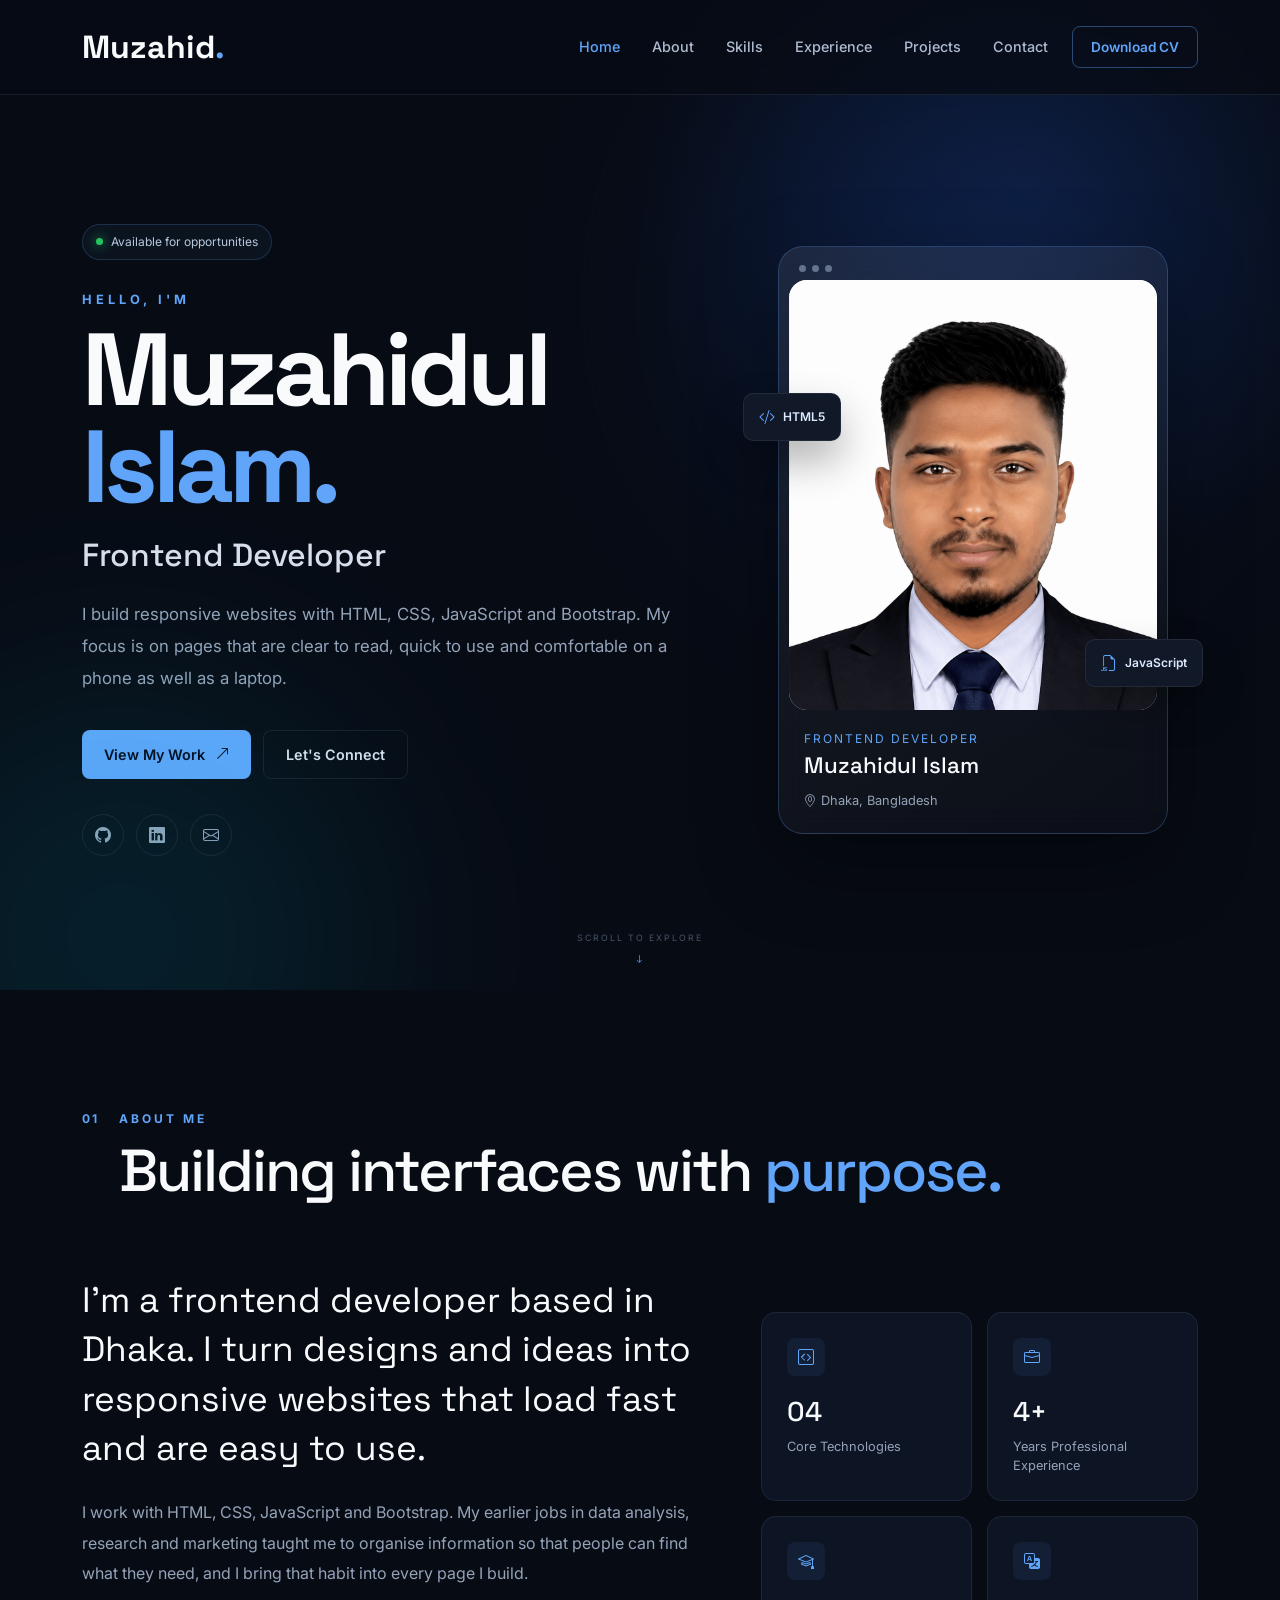
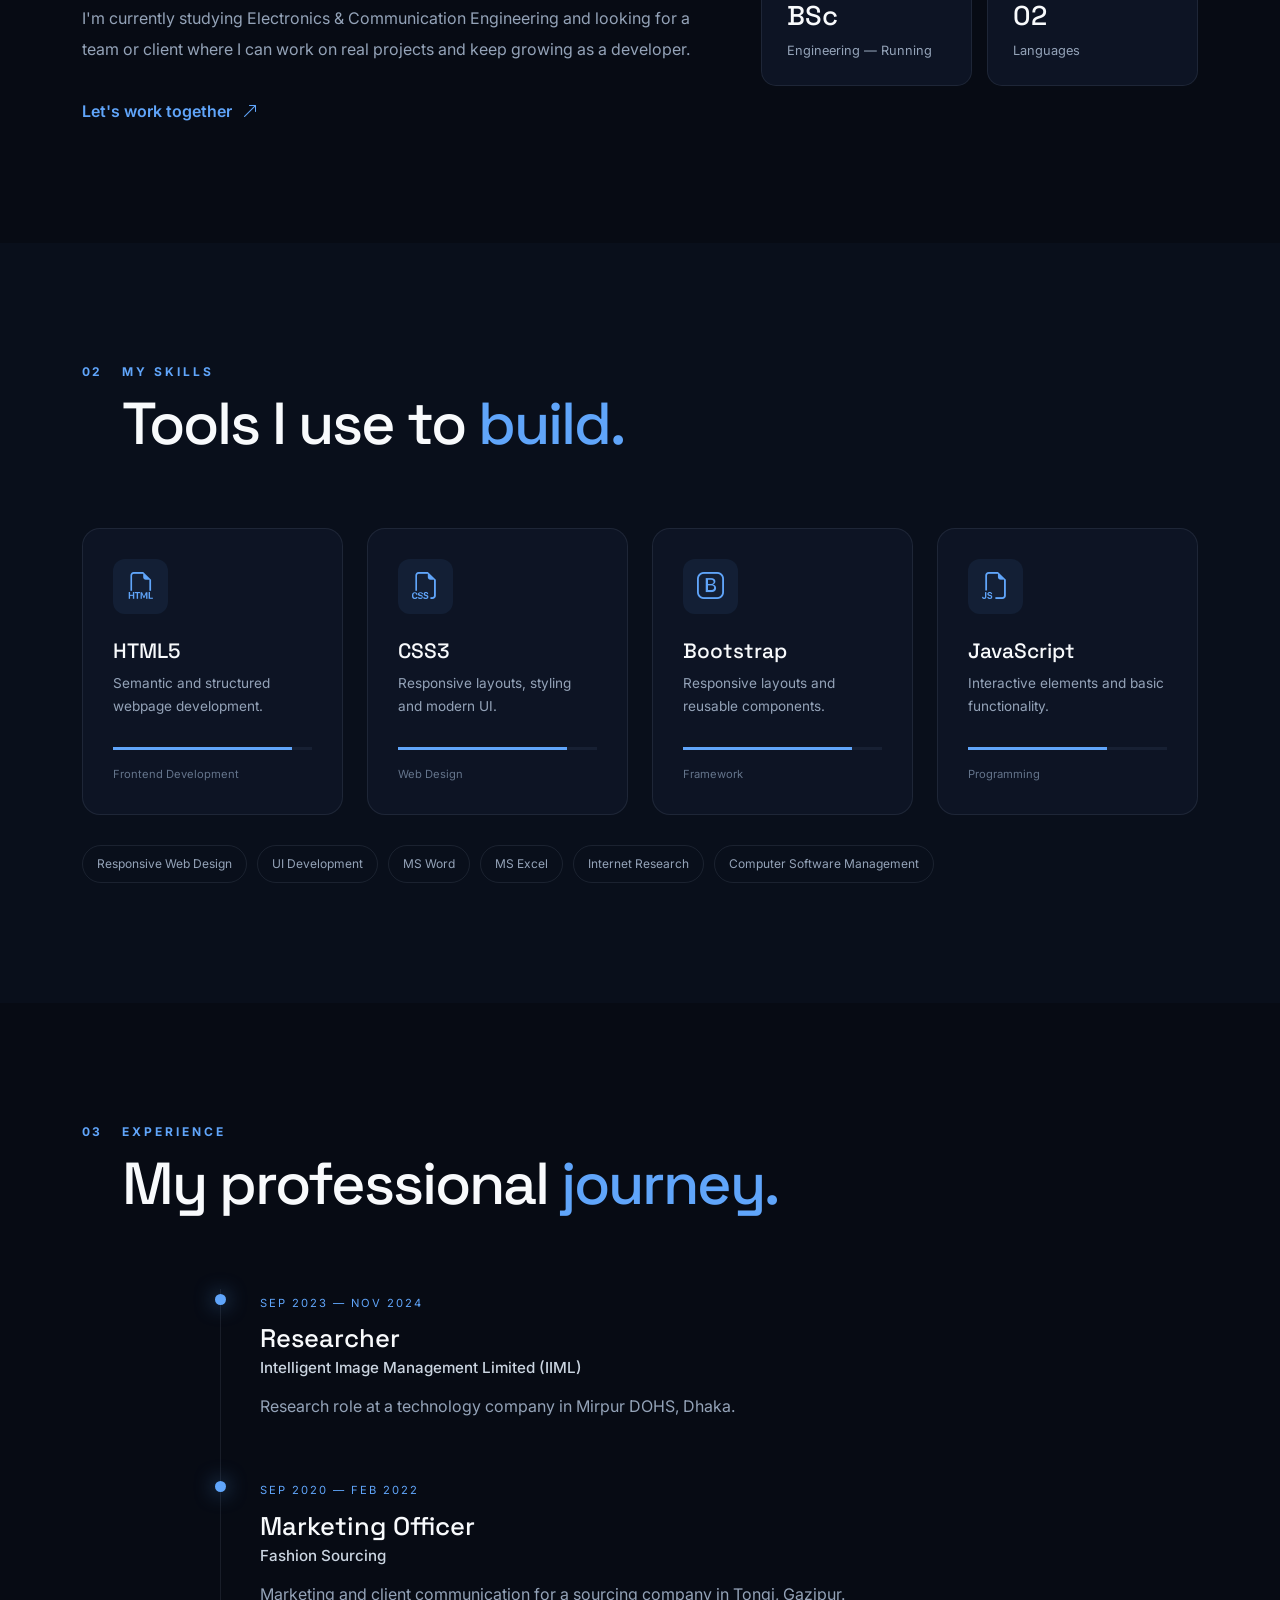
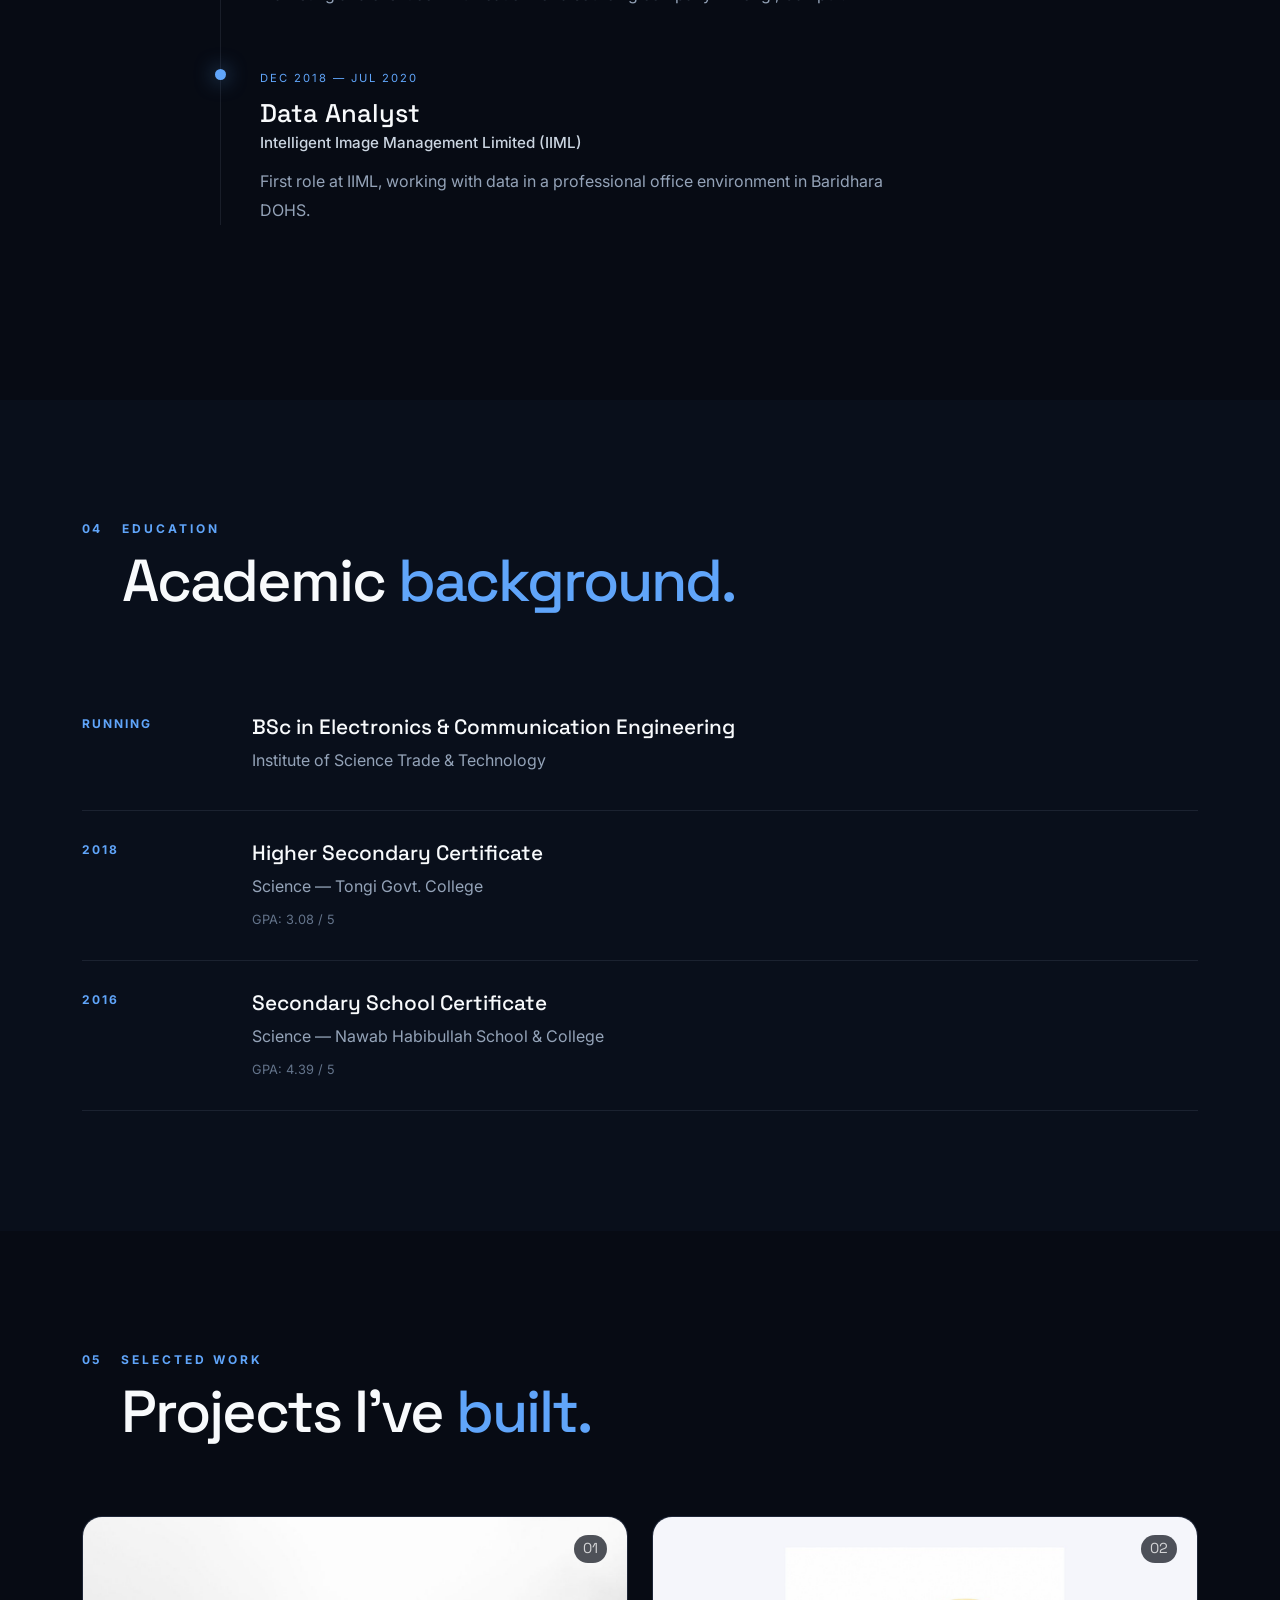
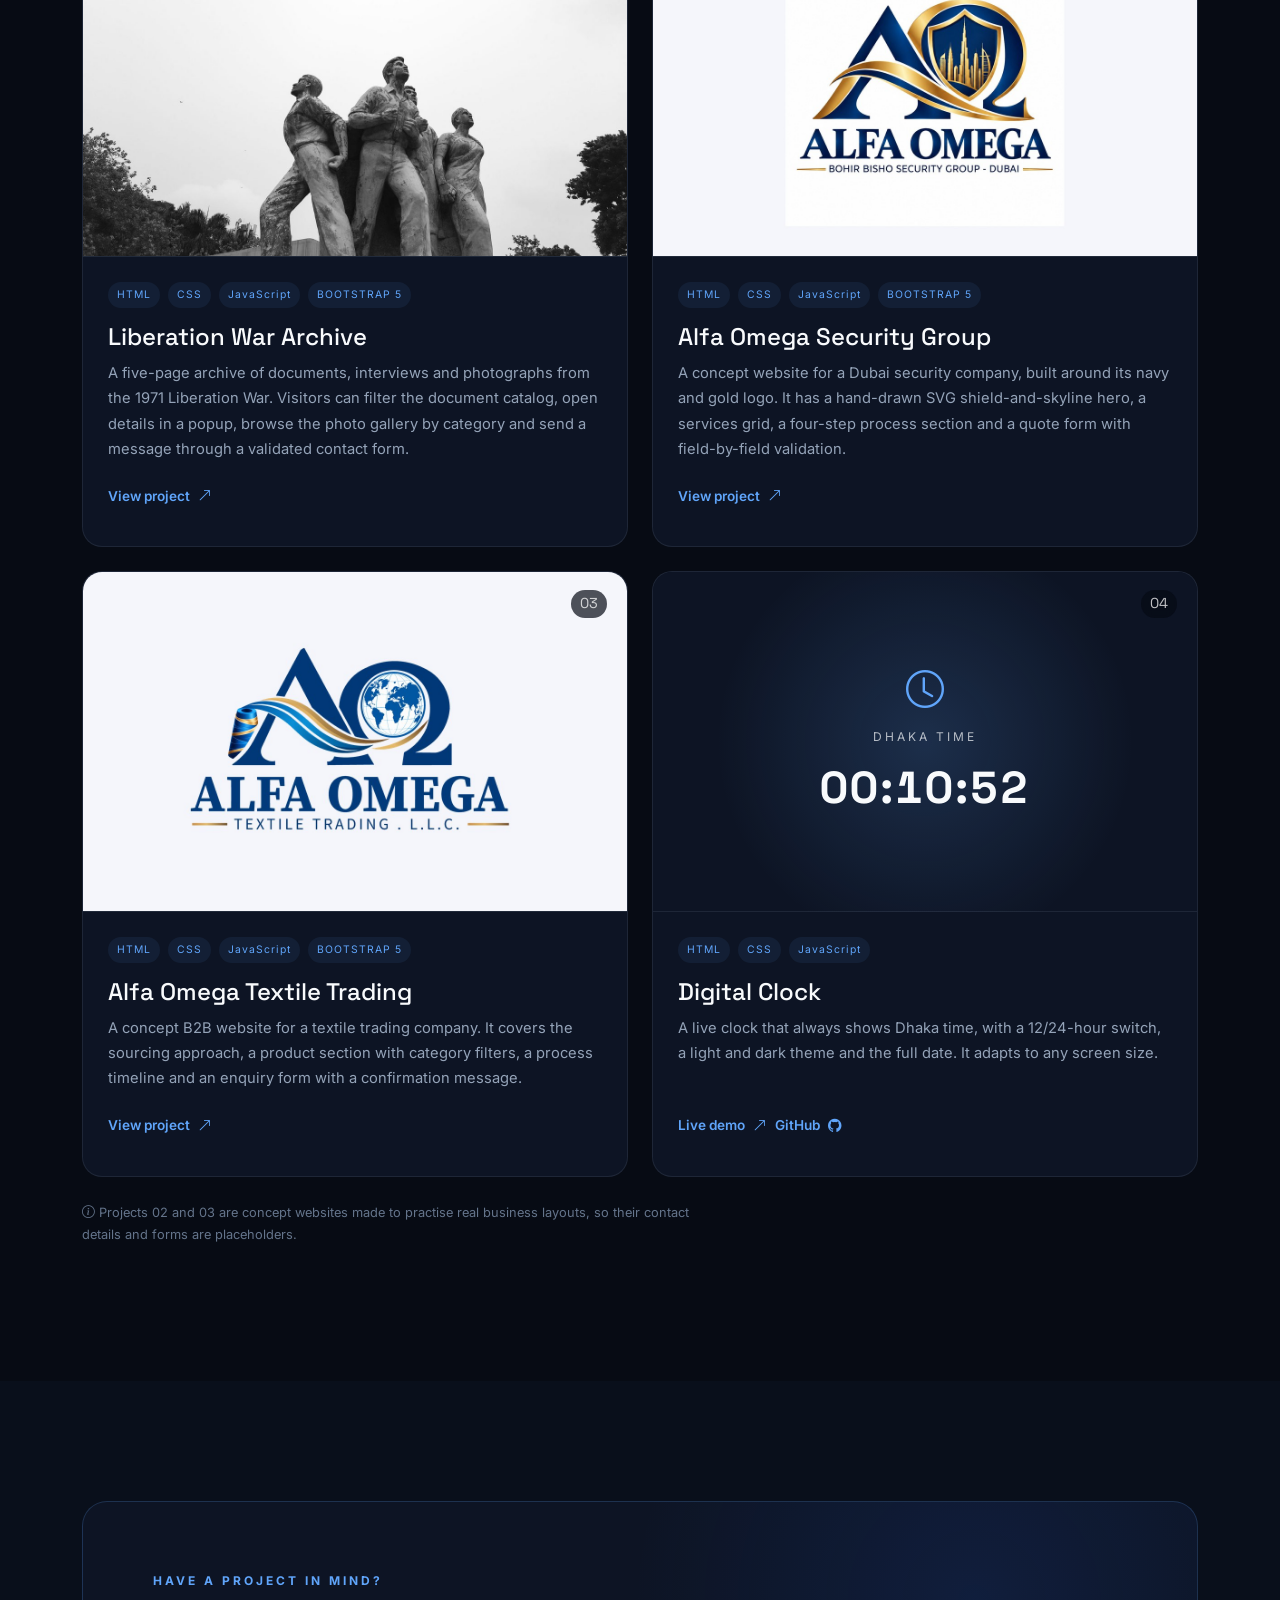
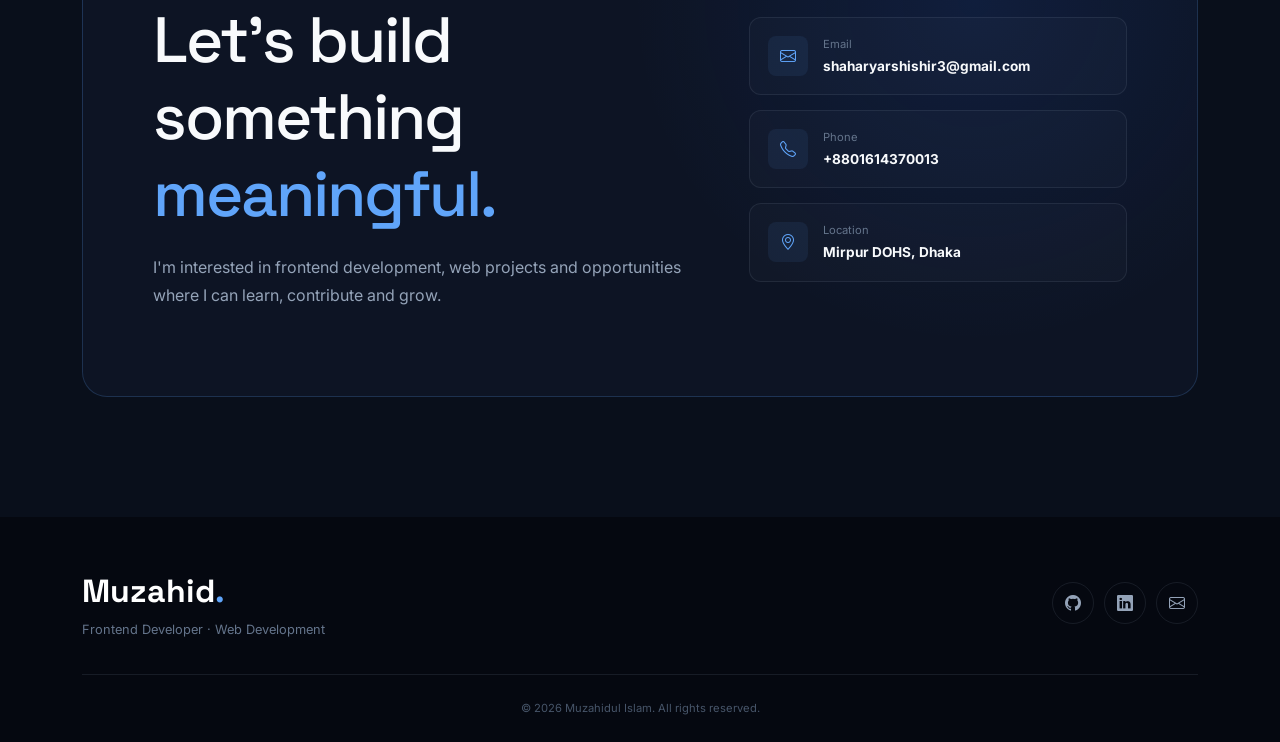
<file: index.html>
<!DOCTYPE html>
<html lang="en">
<head>
    <meta charset="UTF-8">
    <meta name="viewport" content="width=device-width, initial-scale=1.0">

    <meta name="description"
        content="Muzahidul Islam - Frontend Developer and Web Development professional from Dhaka, Bangladesh.">

    <meta name="author" content="Muzahidul Islam">
    <meta name="theme-color" content="#070b14">

    <!-- link preview (WhatsApp, LinkedIn, Facebook) -->
    <meta property="og:title" content="Muzahidul Islam | Frontend Developer">
    <meta property="og:description" content="Responsive, user-friendly websites built with HTML, CSS, JavaScript and Bootstrap.">
    <meta property="og:type" content="website">

    <link rel="icon" href="data:image/svg+xml,%3Csvg xmlns='http://www.w3.org/2000/svg' viewBox='0 0 100 100'%3E%3Crect width='100' height='100' rx='22' fill='%23070b14'/%3E%3Ctext x='50' y='68' font-size='58' font-family='Arial' font-weight='700' text-anchor='middle' fill='%2360a5fa'%3EM%3C/text%3E%3C/svg%3E">

    <title>Muzahidul Islam | Frontend Developer</title>

    <!-- Google Font -->
    <link rel="preconnect" href="https://fonts.googleapis.com">
    <link rel="preconnect" href="https://fonts.gstatic.com" crossorigin>

    <link href="https://fonts.googleapis.com/css2?family=Inter:wght@400;500;600;700;800&family=Space+Grotesk:wght@400;500;600;700&display=swap"
        rel="stylesheet">

    <!-- Bootstrap -->
    <link
        href="https://cdn.jsdelivr.net/npm/bootstrap@5.3.3/dist/css/bootstrap.min.css"
        rel="stylesheet">

    <!-- Bootstrap Icons -->
    <link
        rel="stylesheet"
        href="https://cdn.jsdelivr.net/npm/bootstrap-icons@1.11.3/font/bootstrap-icons.min.css">

    <!-- Custom CSS -->
    <link rel="stylesheet" href="style.css">
</head>

<body>

<a class="skip-link" href="#about">Skip to content</a>

<!-- ================= NAVBAR ================= -->

<nav class="navbar navbar-expand-lg fixed-top">
    <div class="container">

        <a class="navbar-brand" href="#home">
            Muzahid<span>.</span>
        </a>

        <button
            class="navbar-toggler"
            type="button"
            data-bs-toggle="collapse"
            data-bs-target="#mainNav">

            <span class="navbar-toggler-icon"></span>
        </button>

        <div class="collapse navbar-collapse" id="mainNav">

            <ul class="navbar-nav ms-auto align-items-lg-center gap-lg-3">

                <li class="nav-item">
                    <a class="nav-link active" href="#home">Home</a>
                </li>

                <li class="nav-item">
                    <a class="nav-link" href="#about">About</a>
                </li>

                <li class="nav-item">
                    <a class="nav-link" href="#skills">Skills</a>
                </li>

                <li class="nav-item">
                    <a class="nav-link" href="#experience">Experience</a>
                </li>

                <li class="nav-item">
                    <a class="nav-link" href="#projects">Projects</a>
                </li>

                <li class="nav-item">
                    <a class="nav-link" href="#contact">Contact</a>
                </li>

                <li class="nav-item">
                    <a href="assets/Muzahidul_Islam_CV.pdf"
                       class="nav-btn"
                       download>
                        Download CV
                    </a>
                </li>

            </ul>

        </div>
    </div>
</nav>


<!-- ================= HERO ================= -->

<section id="home" class="hero-section">

    <div class="hero-glow glow-one"></div>
    <div class="hero-glow glow-two"></div>

    <div class="container">

        <div class="row align-items-center min-vh-100">

            <!-- LEFT -->

            <div class="col-lg-7">

                <div class="availability">
                    <span class="status-dot"></span>
                    Available for opportunities
                </div>

                <p class="hero-small">
                    HELLO, I'M
                </p>

                <h1 class="hero-title">
                    Muzahidul
                    <span>Islam.</span>
                </h1>

                <h2 class="hero-role">
                    Frontend Developer
                </h2>

                <p class="hero-description">
                    I build responsive websites with HTML, CSS, JavaScript
                    and Bootstrap. My focus is on pages that are clear to read,
                    quick to use and comfortable on a phone as well as a
                    laptop.
                </p>

                <div class="hero-buttons">

                    <a href="#projects"
                       class="btn-main">
                        View My Work
                        <i class="bi bi-arrow-up-right"></i>
                    </a>

                    <a href="#contact"
                       class="btn-outline">
                        Let's Connect
                    </a>

                </div>

                <div class="hero-social">

                    <a href="https://github.com/shaharyarshishir-pro" target="_blank" rel="noopener noreferrer" aria-label="GitHub">
                        <i class="bi bi-github"></i>
                    </a>

                    <a href="https://www.linkedin.com/in/muzahidul-islam-547a77440" target="_blank" rel="noopener noreferrer" aria-label="LinkedIn">
                        <i class="bi bi-linkedin"></i>
                    </a>

                    <a href="mailto:shaharyarshishir3@gmail.com"
                       aria-label="Email">
                        <i class="bi bi-envelope"></i>
                    </a>

                </div>

            </div>


            <!-- RIGHT -->

            <div class="col-lg-5">

                <div class="profile-wrapper">

                    <div class="profile-card">

                        <div class="profile-top">
                            <span></span>
                            <span></span>
                            <span></span>
                        </div>

                        <div class="profile-image">
                            <img
                                src="assets/profile.png"
                                alt="Muzahidul Islam">
                        </div>

                        <div class="profile-info">

                            <p>Frontend Developer</p>

                            <h3>Muzahidul Islam</h3>

                            <span>
                                <i class="bi bi-geo-alt"></i>
                                Dhaka, Bangladesh
                            </span>

                        </div>

                    </div>

                    <div class="floating-card card-html">
                        <i class="bi bi-code-slash"></i>
                        <span>HTML5</span>
                    </div>

                    <div class="floating-card card-js">
                        <i class="bi bi-filetype-js"></i>
                        <span>JavaScript</span>
                    </div>

                </div>

            </div>

        </div>

    </div>

    <div class="scroll-indicator">
        <span>SCROLL TO EXPLORE</span>
        <i class="bi bi-arrow-down"></i>
    </div>

</section>


<!-- ================= ABOUT ================= -->

<section id="about" class="section-padding">

    <div class="container">

        <div class="section-heading">

            <span class="section-number">01</span>

            <div>
                <p class="section-label">ABOUT ME</p>

                <h2>
                    Building interfaces with
                    <span>purpose.</span>
                </h2>
            </div>

        </div>


        <div class="row gy-5 gx-lg-5 align-items-center">

            <div class="col-lg-7">

                <p class="about-large">
                    I'm a frontend developer based in Dhaka. I turn designs
                    and ideas into responsive websites that load fast
                    and are easy to use.
                </p>

                <p class="about-text">
                    I work with HTML, CSS, JavaScript and Bootstrap. My
                    earlier jobs in data analysis, research and marketing
                    taught me to organise information so that people can
                    find what they need, and I bring that habit into every
                    page I build.
                </p>

                <p class="about-text">
                    I'm currently studying Electronics &amp; Communication
                    Engineering and looking for a team or client where I can
                    work on real projects and keep growing as a developer.
                </p>

                <a href="#contact" class="text-link">
                    Let's work together
                    <i class="bi bi-arrow-up-right"></i>
                </a>

            </div>


            <div class="col-lg-5">

                <div class="stats-grid">

                    <div class="stat-card">
                        <span class="stat-icon">
                            <i class="bi bi-code-square"></i>
                        </span>

                        <h3>04</h3>

                        <p>Core Technologies</p>
                    </div>


                    <div class="stat-card">
                        <span class="stat-icon">
                            <i class="bi bi-briefcase"></i>
                        </span>

                        <h3>4+</h3>

                        <p>Years Professional Experience</p>
                    </div>


                    <div class="stat-card">
                        <span class="stat-icon">
                            <i class="bi bi-mortarboard"></i>
                        </span>

                        <h3>BSc</h3>

                        <p>Engineering — Running</p>
                    </div>


                    <div class="stat-card">
                        <span class="stat-icon">
                            <i class="bi bi-translate"></i>
                        </span>

                        <h3>02</h3>

                        <p>Languages</p>
                    </div>

                </div>

            </div>

        </div>

    </div>

</section>


<!-- ================= SKILLS ================= -->

<section id="skills" class="section-padding dark-section">

    <div class="container">

        <div class="section-heading">

            <span class="section-number">02</span>

            <div>
                <p class="section-label">MY SKILLS</p>

                <h2>
                    Tools I use to
                    <span>build.</span>
                </h2>
            </div>

        </div>


        <div class="row g-4">

            <!-- HTML -->

            <div class="col-md-6 col-lg-3">

                <div class="skill-card">

                    <div class="skill-icon html-icon">
                        <i class="bi bi-filetype-html"></i>
                    </div>

                    <h3>HTML5</h3>

                    <p>
                        Semantic and structured webpage development.
                    </p>

                    <div class="skill-line">
                        <span style="width: 90%;"></span>
                    </div>

                    <small>Frontend Development</small>

                </div>

            </div>


            <!-- CSS -->

            <div class="col-md-6 col-lg-3">

                <div class="skill-card">

                    <div class="skill-icon css-icon">
                        <i class="bi bi-filetype-css"></i>
                    </div>

                    <h3>CSS3</h3>

                    <p>
                        Responsive layouts, styling and modern UI.
                    </p>

                    <div class="skill-line">
                        <span style="width: 85%;"></span>
                    </div>

                    <small>Web Design</small>

                </div>

            </div>


            <!-- Bootstrap -->

            <div class="col-md-6 col-lg-3">

                <div class="skill-card">

                    <div class="skill-icon bootstrap-icon">
                        <i class="bi bi-bootstrap"></i>
                    </div>

                    <h3>Bootstrap</h3>

                    <p>
                        Responsive layouts and reusable components.
                    </p>

                    <div class="skill-line">
                        <span style="width: 85%;"></span>
                    </div>

                    <small>Framework</small>

                </div>

            </div>


            <!-- JavaScript -->

            <div class="col-md-6 col-lg-3">

                <div class="skill-card">

                    <div class="skill-icon js-icon">
                        <i class="bi bi-filetype-js"></i>
                    </div>

                    <h3>JavaScript</h3>

                    <p>
                        Interactive elements and basic functionality.
                    </p>

                    <div class="skill-line">
                        <span style="width: 70%;"></span>
                    </div>

                    <small>Programming</small>

                </div>

            </div>

        </div>


        <div class="additional-skills">

            <span>Responsive Web Design</span>
            <span>UI Development</span>
            <span>MS Word</span>
            <span>MS Excel</span>
            <span>Internet Research</span>
            <span>Computer Software Management</span>

        </div>

    </div>

</section>


<!-- ================= EXPERIENCE ================= -->

<section id="experience" class="section-padding">

    <div class="container">

        <div class="section-heading">

            <span class="section-number">03</span>

            <div>
                <p class="section-label">EXPERIENCE</p>

                <h2>
                    My professional
                    <span>journey.</span>
                </h2>
            </div>

        </div>


        <div class="timeline">


            <!-- EXPERIENCE 1 -->

            <div class="timeline-item">

                <div class="timeline-dot"></div>

                <div class="timeline-content">

                    <div class="timeline-date">
                        SEP 2023 — NOV 2024
                    </div>

                    <h3>Researcher</h3>

                    <h4>
                        Intelligent Image Management Limited (IIML)
                    </h4>

                    <p>
                        Research role at a technology company in
                        Mirpur DOHS, Dhaka.
                    </p>

                </div>

            </div>


            <!-- EXPERIENCE 2 -->

            <div class="timeline-item">

                <div class="timeline-dot"></div>

                <div class="timeline-content">

                    <div class="timeline-date">
                        SEP 2020 — FEB 2022
                    </div>

                    <h3>Marketing Officer</h3>

                    <h4>
                        Fashion Sourcing
                    </h4>

                    <p>
                        Marketing and client communication for a
                        sourcing company in Tongi, Gazipur.
                    </p>

                </div>

            </div>


            <!-- EXPERIENCE 3 -->

            <div class="timeline-item">

                <div class="timeline-dot"></div>

                <div class="timeline-content">

                    <div class="timeline-date">
                        DEC 2018 — JUL 2020
                    </div>

                    <h3>Data Analyst</h3>

                    <h4>
                        Intelligent Image Management Limited (IIML)
                    </h4>

                    <p>
                        First role at IIML, working with data in a
                        professional office environment in Baridhara DOHS.
                    </p>

                </div>

            </div>


        </div>

    </div>

</section>


<!-- ================= EDUCATION ================= -->

<section class="education-section section-padding dark-section">

    <div class="container">

        <div class="section-heading">

            <span class="section-number">04</span>

            <div>
                <p class="section-label">EDUCATION</p>

                <h2>
                    Academic
                    <span>background.</span>
                </h2>
            </div>

        </div>


        <div class="education-card">

            <div class="education-year">
                RUNNING
            </div>

            <div>
                <h3>
                    BSc in Electronics & Communication Engineering
                </h3>

                <p>
                    Institute of Science Trade & Technology
                </p>
            </div>

        </div>


        <div class="education-card">

            <div class="education-year">
                2018
            </div>

            <div>
                <h3>Higher Secondary Certificate</h3>

                <p>
                    Science — Tongi Govt. College
                </p>

                <span class="result">
                    GPA: 3.08 / 5
                </span>
            </div>

        </div>


        <div class="education-card">

            <div class="education-year">
                2016
            </div>

            <div>
                <h3>Secondary School Certificate</h3>

                <p>
                    Science — Nawab Habibullah School & College
                </p>

                <span class="result">
                    GPA: 4.39 / 5
                </span>
            </div>

        </div>

    </div>

</section>


<!-- ================= PROJECTS ================= -->

<section id="projects" class="section-padding">

    <div class="container">

        <div class="section-heading">

            <span class="section-number">05</span>

            <div>
                <p class="section-label">SELECTED WORK</p>

                <h2>
                    Projects I've
                    <span>built.</span>
                </h2>
            </div>

        </div>


        <div class="row g-4">


            <!-- PROJECT 1 - LIBERATION WAR ARCHIVE -->

            <div class="col-lg-6">
                <article class="project-card">

                    <div class="project-number">01</div>

                    <a class="project-thumb" href="project-1/index.html" tabindex="-1" aria-hidden="true">
                        <img src="assets/projects/thumb-archive.jpg"
                             alt=""
                             width="1200" height="750" loading="lazy">
                    </a>

                    <div class="project-info">

                        <div>
                            <span>HTML</span>
                            <span>CSS</span>
                            <span>JavaScript</span>
                            <span>BOOTSTRAP 5</span>
                        </div>

                        <h3>Liberation War Archive</h3>

                        <p>
                            A five-page archive of documents, interviews and
                            photographs from the 1971 Liberation War. Visitors
                            can filter the document catalog, open details in a
                            popup, browse the photo gallery by category and send
                            a message through a validated contact form.
                        </p>

                        <div class="project-buttons">
                            <a href="project-1/index.html" class="project-link">
                                View project
                                <i class="bi bi-arrow-up-right"></i>
                            </a>
                        </div>

                    </div>

                </article>
            </div>


            <!-- PROJECT 2 - SECURITY GROUP -->

            <div class="col-lg-6">
                <article class="project-card">

                    <div class="project-number">02</div>

                    <a class="project-thumb" href="project-2/index.html" tabindex="-1" aria-hidden="true">
                        <img src="assets/projects/thumb-security.jpg"
                             alt=""
                             width="1200" height="750" loading="lazy">
                    </a>

                    <div class="project-info">

                        <div>
                            <span>HTML</span>
                            <span>CSS</span>
                            <span>JavaScript</span>
                            <span>BOOTSTRAP 5</span>
                        </div>

                        <h3>Alfa Omega Security Group</h3>

                        <p>
                            A concept website for a Dubai security company,
                            built around its navy and gold logo. It has a hand-drawn
                            SVG shield-and-skyline hero, a services grid, a
                            four-step process section and a quote form with
                            field-by-field validation.
                        </p>

                        <div class="project-buttons">
                            <a href="project-2/index.html" class="project-link">
                                View project
                                <i class="bi bi-arrow-up-right"></i>
                            </a>
                        </div>

                    </div>

                </article>
            </div>


            <!-- PROJECT 3 - TEXTILE TRADING -->

            <div class="col-lg-6">
                <article class="project-card">

                    <div class="project-number">03</div>

                    <a class="project-thumb" href="project-3/index.html" tabindex="-1" aria-hidden="true">
                        <img src="assets/projects/thumb-textile.jpg"
                             alt=""
                             width="1200" height="750" loading="lazy">
                    </a>

                    <div class="project-info">

                        <div>
                            <span>HTML</span>
                            <span>CSS</span>
                            <span>JavaScript</span>
                            <span>BOOTSTRAP 5</span>
                        </div>

                        <h3>Alfa Omega Textile Trading</h3>

                        <p>
                            A concept B2B website for a textile trading company.
                            It covers the sourcing approach, a product
                            section with category filters, a process timeline
                            and an enquiry form with a confirmation message.
                        </p>

                        <div class="project-buttons">
                            <a href="project-3/index.html" class="project-link">
                                View project
                                <i class="bi bi-arrow-up-right"></i>
                            </a>
                        </div>

                    </div>

                </article>
            </div>


            <!-- PROJECT 4 - DIGITAL CLOCK -->

            <div class="col-lg-6">
                <article class="project-card">

                    <div class="project-number">04</div>

                    <a class="project-thumb thumb-clock" href="Digital-Clock/index.html" tabindex="-1" aria-hidden="true">
                        <div class="clock-preview">
                            <div class="clock-icon"><i class="bi bi-clock"></i></div>
                            <div class="clock-text">DHAKA TIME</div>
                            <div class="clock-time" id="previewClock">12:45:30</div>
                        </div>
                    </a>

                    <div class="project-info">

                        <div>
                            <span>HTML</span>
                            <span>CSS</span>
                            <span>JavaScript</span>
                        </div>

                        <h3>Digital Clock</h3>

                        <p>
                            A live clock that always shows Dhaka time, with a
                            12/24-hour switch, a light and dark theme and the
                            full date. It adapts to any screen size.
                        </p>

                        <div class="project-buttons">

                            <a href="https://shaharyarshishir-pro.github.io/digital-clock/"
                               target="_blank"
                               rel="noopener noreferrer"
                               class="project-link">
                                Live demo
                                <i class="bi bi-arrow-up-right"></i>
                            </a>

                            <a href="https://github.com/shaharyarshishir-pro/digital-clock"
                               target="_blank"
                               rel="noopener noreferrer"
                               class="project-link">
                                GitHub
                                <i class="bi bi-github"></i>
                            </a>

                        </div>

                    </div>

                </article>
            </div>


        </div>


        <p class="project-note">
            <i class="bi bi-info-circle"></i>
            Projects 02 and 03 are concept websites made to practise
            real business layouts, so their contact details and forms are placeholders.
        </p>

    </div>

</section>



<!-- ================= CONTACT ================= -->

<section id="contact" class="contact-section section-padding">

    <div class="container">

        <div class="contact-box">

            <div class="row align-items-center gy-5 gx-lg-5">

                <div class="col-lg-7">

                    <p class="section-label">
                        HAVE A PROJECT IN MIND?
                    </p>

                    <h2>
                        Let's build something
                        <span>meaningful.</span>
                    </h2>

                    <p>
                        I'm interested in frontend development,
                        web projects and opportunities where I can
                        learn, contribute and grow.
                    </p>

                </div>


                <div class="col-lg-5">

                    <div class="contact-details">

                        <a href="mailto:shaharyarshishir3@gmail.com">

                            <i class="bi bi-envelope"></i>

                            <div>
                                <small>Email</small>
                                <strong>
                                    shaharyarshishir3@gmail.com
                                </strong>
                            </div>

                        </a>


                        <a href="tel:+8801614370013">

                            <i class="bi bi-telephone"></i>

                            <div>
                                <small>Phone</small>
                                <strong>
                                    +8801614370013
                                </strong>
                            </div>

                        </a>


                        <div>

                            <i class="bi bi-geo-alt"></i>

                            <div>
                                <small>Location</small>
                                <strong>
                                    Mirpur DOHS, Dhaka
                                </strong>
                            </div>

                        </div>

                    </div>

                </div>

            </div>

        </div>

    </div>

</section>


<!-- ================= FOOTER ================= -->

<footer>

    <div class="container">

        <div class="footer-content">

            <div>
                <a href="#home" class="footer-logo">
                    Muzahid<span>.</span>
                </a>

                <p>
                    Frontend Developer · Web Development
                </p>
            </div>


            <div class="footer-social">

                <a href="https://github.com/shaharyarshishir-pro" target="_blank" rel="noopener noreferrer" aria-label="GitHub">
                    <i class="bi bi-github"></i>
                </a>

                <a href="https://www.linkedin.com/in/muzahidul-islam-547a77440"
                   target="_blank"
                   rel="noopener noreferrer"
                   aria-label="LinkedIn">
                    <i class="bi bi-linkedin"></i>
                </a>

                <a href="mailto:shaharyarshishir3@gmail.com" aria-label="Email">
                    <i class="bi bi-envelope"></i>
                </a>

            </div>

        </div>


        <div class="footer-bottom align-items-center">

            <p>
                © <span id="year"></span>
                Muzahidul Islam. All rights reserved.
            </p>

            

        </div>

    </div>

</footer>


<!-- Bootstrap JS -->

<script
    src="https://cdn.jsdelivr.net/npm/bootstrap@5.3.3/dist/js/bootstrap.bundle.min.js">
</script>

<!-- Custom JS -->
<script src="script.js"></script>

</body>
</html>
</file>
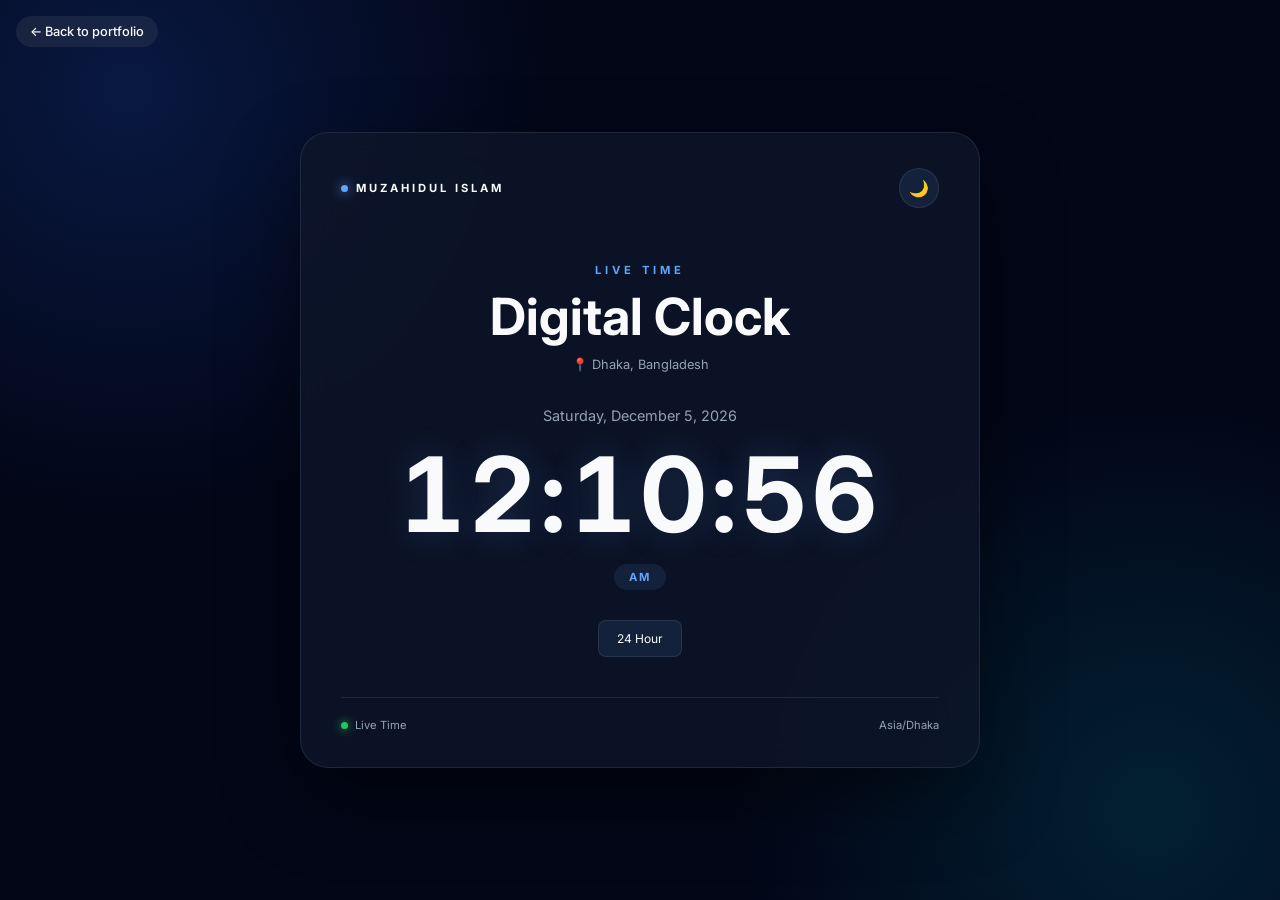
<file: Digital-Clock/index.html>
<!DOCTYPE html>
<html lang="en">

<head>

    <meta charset="UTF-8">

    <meta name="viewport" content="width=device-width, initial-scale=1.0">

    <title>Digital Clock | Muzahidul Islam</title>

    <link rel="preconnect" href="https://fonts.googleapis.com">

    <link rel="preconnect"
          href="https://fonts.gstatic.com"
          crossorigin>

    <link
        href="https://fonts.googleapis.com/css2?family=Inter:wght@400;500;600;700&display=swap"
        rel="stylesheet">

    <link rel="stylesheet" href="style.css">

</head>


<body>

    <a class="back-link" href="../index.html#projects">&larr; Back to portfolio</a>

    <main class="clock-container">

        <div class="clock-card">

            <!-- TOP BAR -->

            <div class="top-bar">

                <div class="brand">
                    <span class="brand-dot"></span>
                    MUZAHIDUL ISLAM
                </div>

                <button
                    id="themeToggle"
                    class="icon-btn"
                    aria-label="Toggle theme">

                    🌙

                </button>

            </div>


            <!-- TITLE -->

            <div class="heading">

                <p class="label">
                    LIVE TIME
                </p>

                <h1>
                    Digital Clock
                </h1>

                <p class="location">
                    📍 Dhaka, Bangladesh
                </p>

            </div>


            <!-- DATE -->

            <div
                class="date"
                id="date">

                Loading date...

            </div>


            <!-- TIME -->

            <div
                class="time"
                id="time">

                00:00:00

            </div>


            <!-- PERIOD -->

            <div
                class="period"
                id="period">

                AM

            </div>


            <!-- CONTROLS -->

            <div class="controls">

                <button
                    id="formatToggle"
                    class="control-btn">

                    24 Hour

                </button>

            </div>


            <!-- FOOTER -->

            <div class="clock-footer">

                <span>

                    <span class="status-dot"></span>

                    Live Time

                </span>

                <span id="timezone">
                    Asia/Dhaka
                </span>

            </div>

        </div>

    </main>


    <script src="script.js"></script>

</body>

</html>
</file>
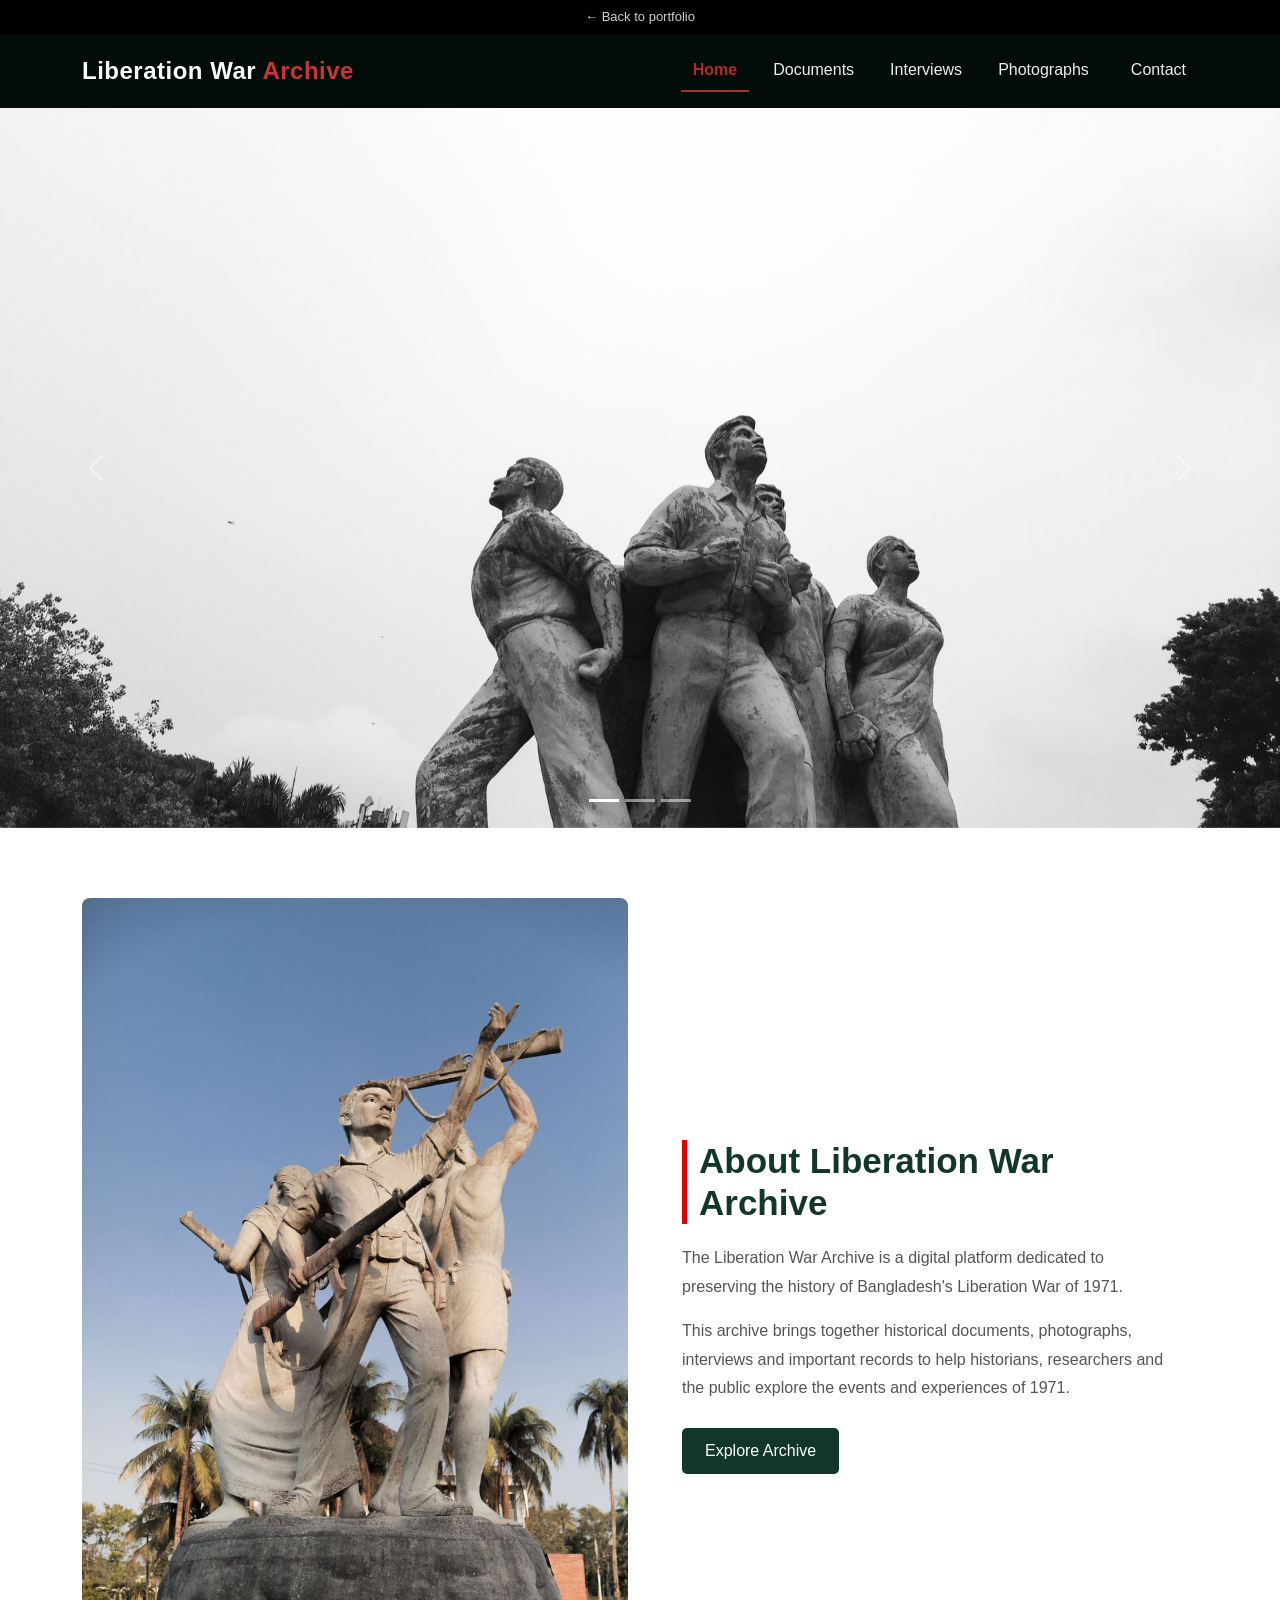
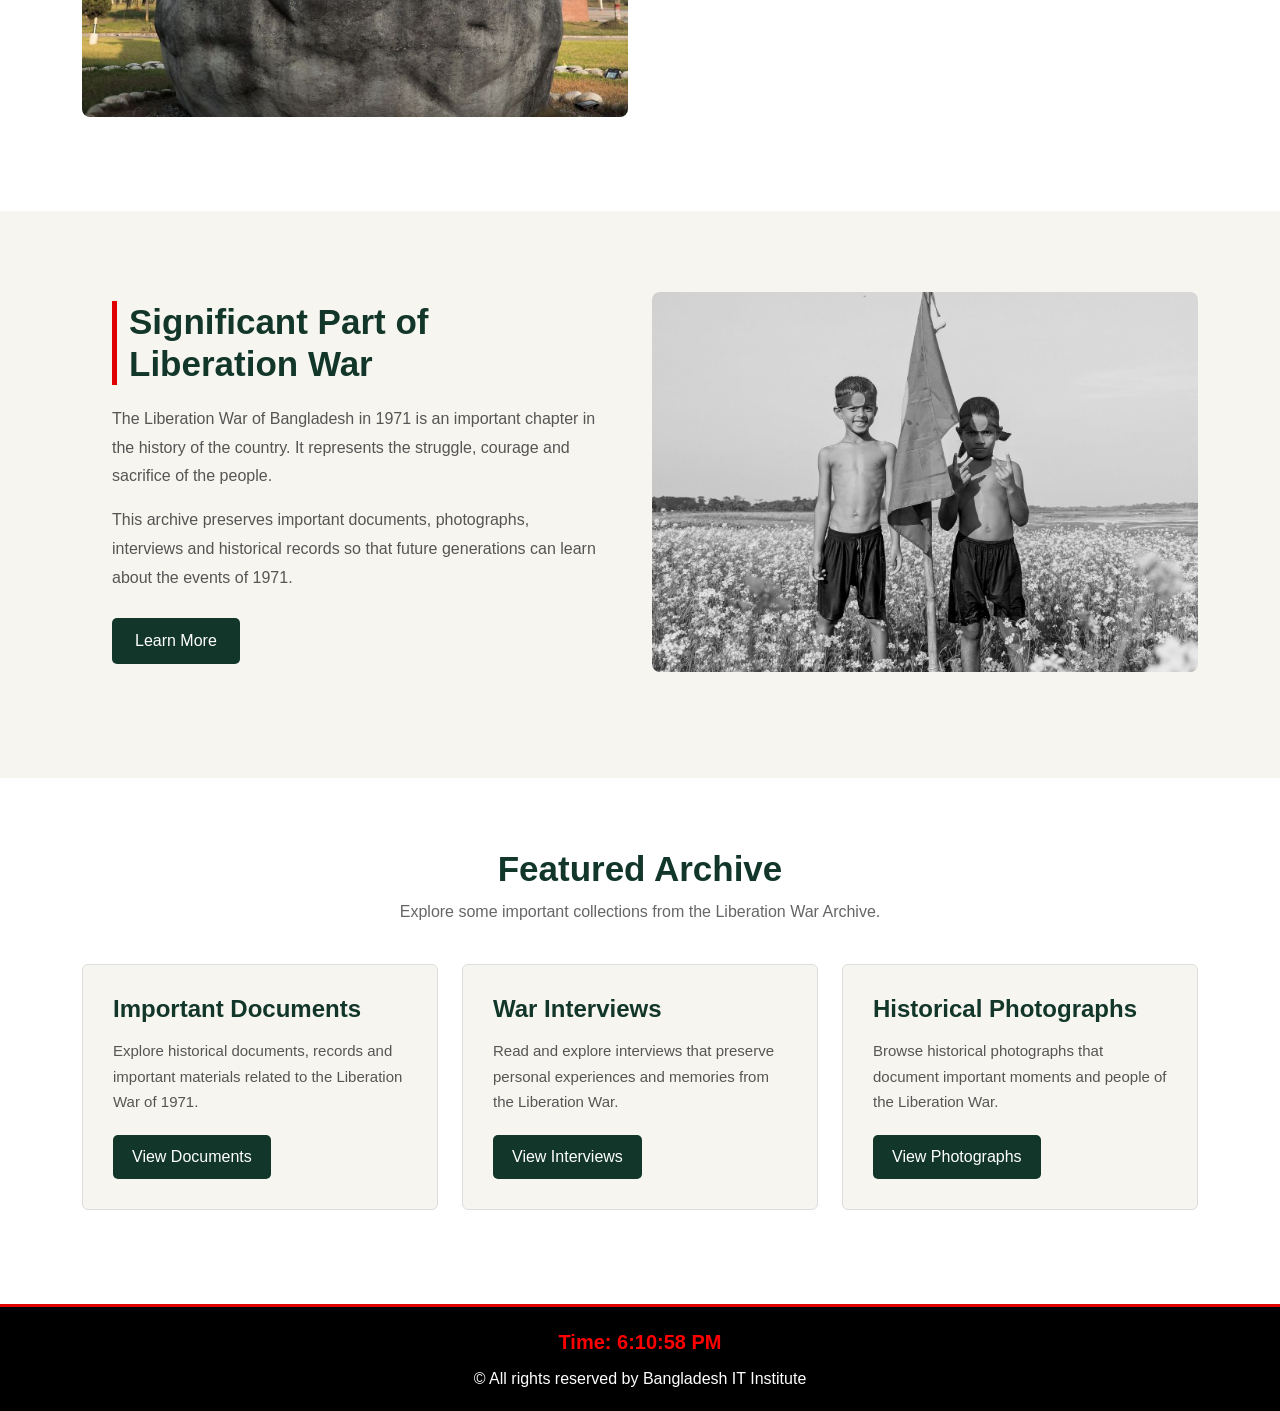
<file: project-1/index.html>
<!DOCTYPE html>
<html lang="en">
<head>
    <meta charset="UTF-8">
    <meta name="viewport" content="width=device-width, initial-scale=1.0">
    <title>Liberation War Archive | Home</title>
    <meta name="description" content="A digital archive of documents, interviews and photographs from the 1971 Liberation War of Bangladesh.">
    <link href="https://cdn.jsdelivr.net/npm/bootstrap@5.0.2/dist/css/bootstrap.min.css" rel="stylesheet" integrity="sha384-EVSTQN3/azprG1Anm3QDgpJLIm9Nao0Yz1ztcQTwFspd3yD65VohhpuuCOmLASjC" crossorigin="anonymous">
    <link rel="stylesheet" href="style.css">

</head>
<body>
    <a class="portfolio-bar" href="../index.html#projects">&larr; Back to portfolio</a>

    <!-- =============navStart====== -->
        <header>
    <nav class="navbar navbar-expand-lg archive-navbar navbar-dark">
        <div class="container">

            
            <a class="navbar-brand archive-logo" href="index.html">
                Liberation War <span>Archive</span>
            </a>

            
            <button class="navbar-toggler" type="button"
                    data-bs-toggle="collapse"
                    data-bs-target="#mainNavbar">
                <span class="navbar-toggler-icon"></span>
            </button>

            
            <div class="collapse navbar-collapse" id="mainNavbar">
                <ul class="navbar-nav ms-auto text-center">

                    <li class="nav-item">
                        <a class="nav-link active" aria-current="page" href="index.html">Home</a>
                    </li>
                    <li class="nav-item">
                        <a class="nav-link" href="documents.html">Documents</a>
                    </li>

                    <li class="nav-item">
                        <a class="nav-link" href="interview.html">Interviews</a>
                    </li>

                    <li class="nav-item">
                        <a class="nav-link" href="photographs.html">Photographs</a>
                    </li>

                    <li class="nav-item">
                        <a class="nav-link contact-btn" href="contact.html">
                            Contact
                        </a>
                    </li>

                </ul>
            </div>

        </div>
    </nav>
</header>

        <!-- ==========navEnd========= -->

        <!-- ========bannerstart========= -->
<div id="carouselExampleIndicators" class="carousel slide" data-bs-ride="carousel">
  <div class="carousel-indicators">
    <button type="button" data-bs-target="#carouselExampleIndicators" data-bs-slide-to="0" class="active" aria-current="true" aria-label="Slide 1"></button>
    <button type="button" data-bs-target="#carouselExampleIndicators" data-bs-slide-to="1" aria-label="Slide 2"></button>
    <button type="button" data-bs-target="#carouselExampleIndicators" data-bs-slide-to="2" aria-label="Slide 3"></button>
  </div>
  <div class="carousel-inner">
    <div class="carousel-item active">
      <img src="images/b-1.jpg" class="d-block w-100" alt="Liberation War archive photograph">
    </div>
    <div class="carousel-item">
      <img src="images/b-2.jpg" class="d-block w-100" alt="Liberation War archive photograph">
    </div>
    <div class="carousel-item">
      <img src="images/b-3.jpg" class="d-block w-100" alt="Liberation War archive photograph">
    </div>
  </div>
  <button class="carousel-control-prev" type="button" data-bs-target="#carouselExampleIndicators" data-bs-slide="prev">
    <span class="carousel-control-prev-icon" aria-hidden="true"></span>
    <span class="visually-hidden">Previous</span>
  </button>
  <button class="carousel-control-next" type="button" data-bs-target="#carouselExampleIndicators" data-bs-slide="next">
    <span class="carousel-control-next-icon" aria-hidden="true"></span>
    <span class="visually-hidden">Next</span>
  </button>
</div>

<!-- ========bannerEnd===== -->


<!-- ========introStart======== -->

<section class="intro-section">
    <div class="container">

        <div class="row align-items-center">

            
            <div class="col-lg-6 col-md-6 col-sm-12 mb-4">
                <div class="intro-image">
                    <img src="images/intro2.jpg"
                         alt="Bangladesh Liberation War 1971"
                         class="img-fluid">
                </div>
            </div>


            
            <div class="col-lg-6 col-md-6 col-sm-12 mb-4">

                <div class="intro-content">

                    <h2>About Liberation War Archive</h2>

                    <p>
                        The Liberation War Archive is a digital platform
                        dedicated to preserving the history of Bangladesh's
                        Liberation War of 1971.
                    </p>

                    <p>
                        This archive brings together historical documents,
                        photographs, interviews and important records to help
                        historians, researchers and the public explore the
                        events and experiences of 1971.
                    </p>

                    <a href="documents.html" class="btn intro-btn">
                        Explore Archive
                    </a>

                </div>

            </div>

        </div>

    </div>
</section>

<!-- =======introEnd======== -->

<!-- ===========signiStart============ -->
 
<section class="significant-section">
    <div class="container">
        <div class="row align-items-center">

            
            <div class="col-lg-6 col-md-6 col-sm-12 mb-4">
                <div class="significant-content">
                    <h2>Significant Part of Liberation War</h2>

                    <p>
                        The Liberation War of Bangladesh in 1971 is an important
                        chapter in the history of the country. It represents
                        the struggle, courage and sacrifice of the people.
                    </p>

                    <p>
                        This archive preserves important documents, photographs,
                        interviews and historical records so that future
                        generations can learn about the events of 1971.
                    </p>

                    <a href="documents.html" class="btn significant-btn">
                        Learn More
                    </a>
                </div>
            </div>

            
            <div class="col-lg-6 col-md-6 col-sm-12 mb-4">
                <div class="significant-image">
                    <img src="images/signi.jpg"
                         alt="Liberation War 1971"
                         class="img-fluid">
                </div>
            </div>

        </div>
    </div>
</section>

<!-- ================signiEnd======== -->

<!-- ========featureStart========== -->
 <!-- Featured Section -->
<section class="featured-section">
    <div class="container">

        <div class="featured-title text-center">
            <h2>Featured Archive</h2>
            <p>Explore some important collections from the Liberation War Archive.</p>
        </div>

        <div class="row">

            <!-- ===Documents=== -->
            <div class="col-lg-4 col-md-6 col-sm-12 mb-4">
                <div class="featured-card">
                    <h3>Important Documents</h3>

                    <p>
                        Explore historical documents, records and important
                        materials related to the Liberation War of 1971.
                    </p>

                    <a href="documents.html" class="btn featured-btn">
                        View Documents
                    </a>
                </div>
            </div>

            <!-- ==Interviews=== -->
            <div class="col-lg-4 col-md-6 col-sm-12 mb-4">
                <div class="featured-card">
                    <h3>War Interviews</h3>

                    <p>
                        Read and explore interviews that preserve personal
                        experiences and memories from the Liberation War.
                    </p>

                    <a href="interview.html" class="btn featured-btn">
                        View Interviews
                    </a>
                </div>
            </div>

            <!-- ==Photographs=== -->
            <div class="col-lg-4 col-md-6 col-sm-12 mb-4">
                <div class="featured-card">
                    <h3>Historical Photographs</h3>

                    <p>
                        Browse historical photographs that document important
                        moments and people of the Liberation War.
                    </p>

                    <a href="photographs.html" class="btn featured-btn">
                        View Photographs
                    </a>
                </div>
            </div>

        </div>
    </div>
</section>

<!-- =====featureEnd======= -->








<footer>
    <div class="container text-center">
    <div class="clock"></div>
    <div>
        &copy; All rights reserved by Bangladesh IT Institute
    </div>
    </div>
</footer>














    <script src="script.js"></script>
    <script src="https://cdn.jsdelivr.net/npm/bootstrap@5.0.2/dist/js/bootstrap.bundle.min.js" integrity="sha384-MrcW6ZMFYlzcLA8Nl+NtUVF0sA7MsXsP1UyJoMp4YLEuNSfAP+JcXn/tWtIaxVXM" crossorigin="anonymous"></script>
    
</body>
</html>
</file>
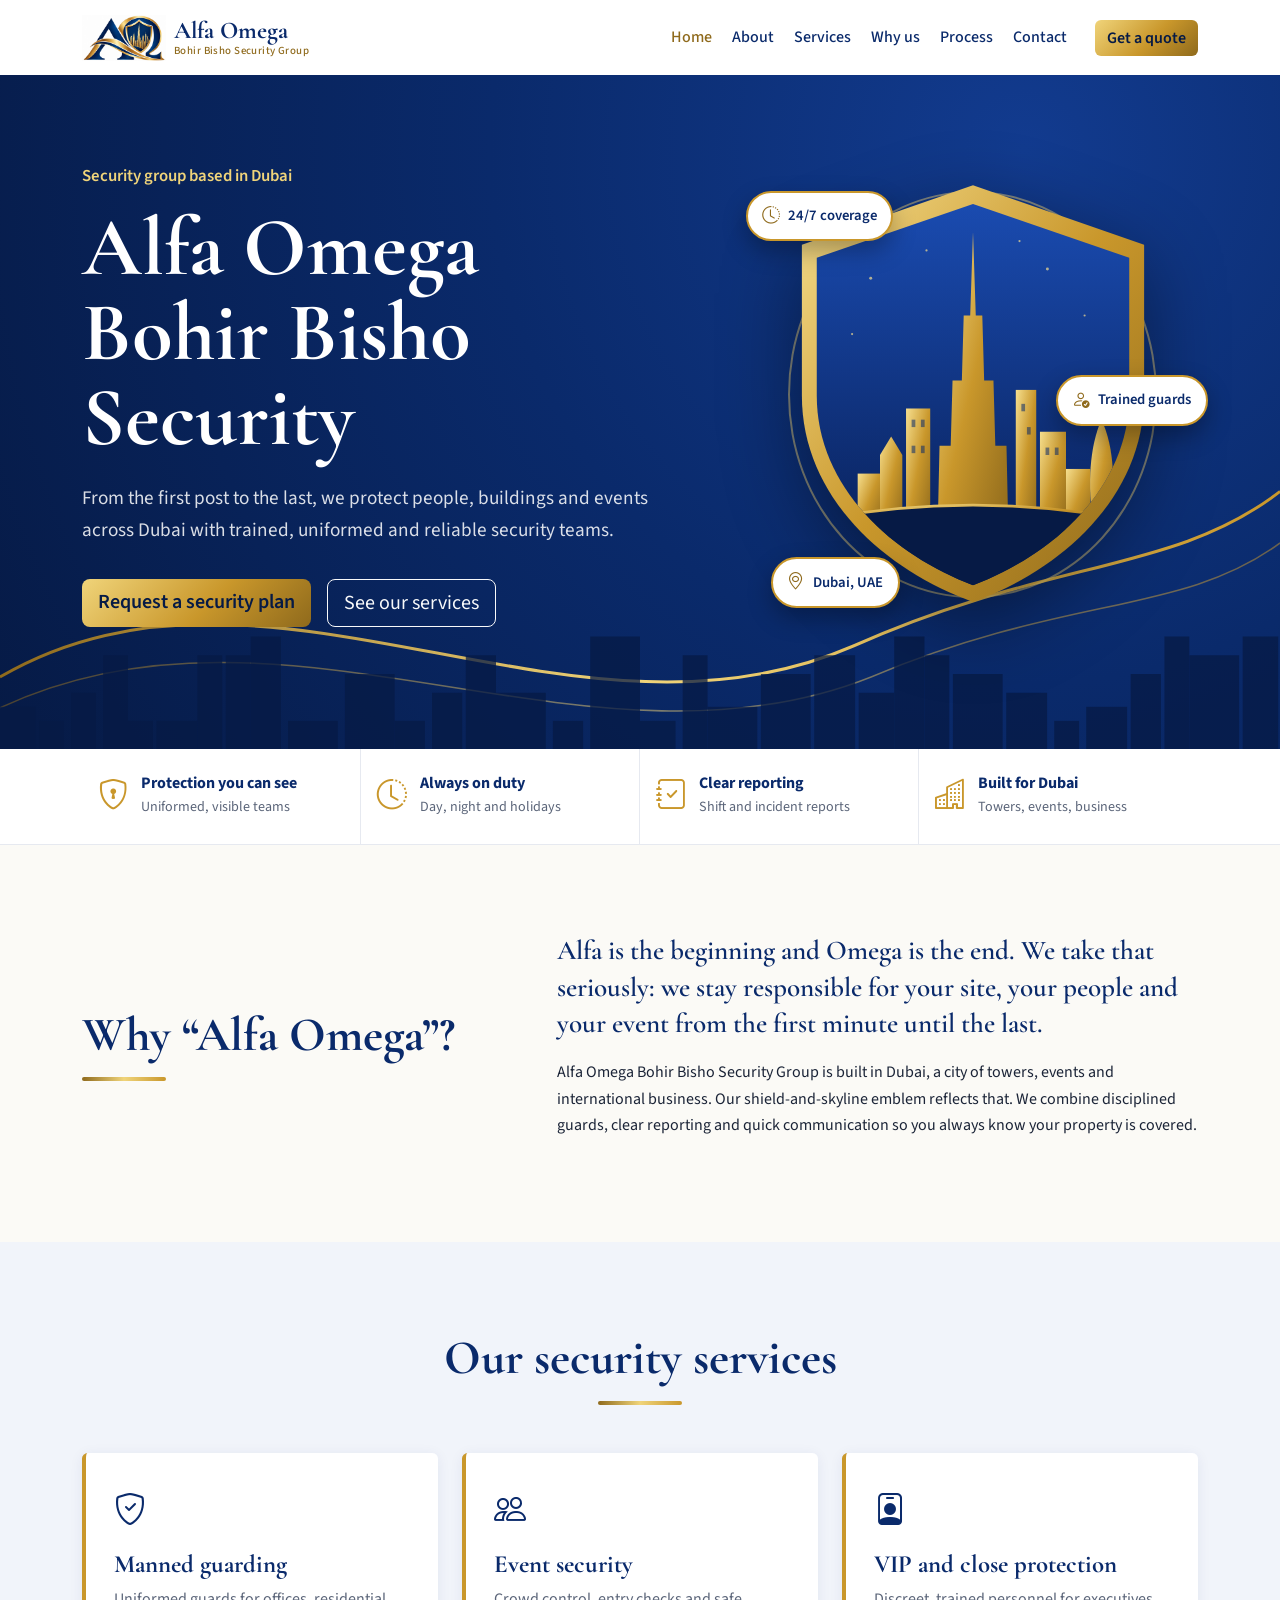
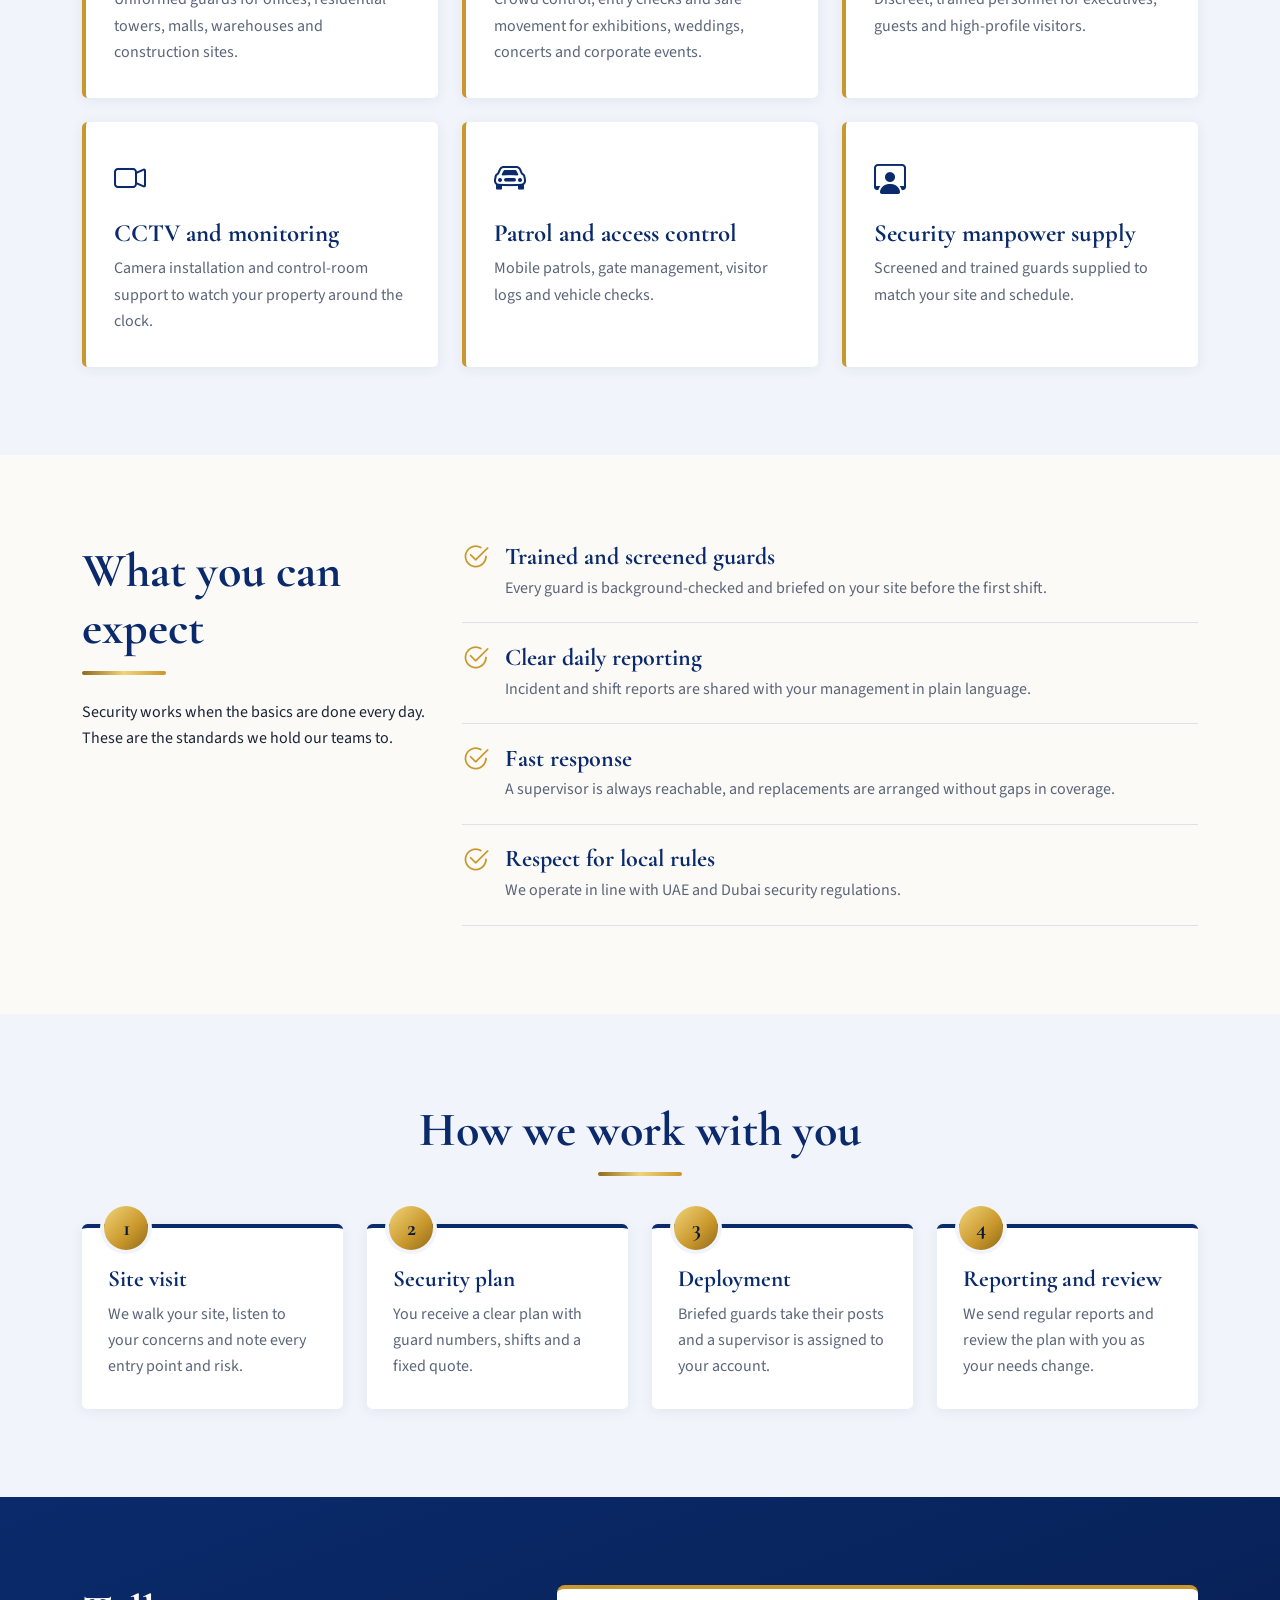
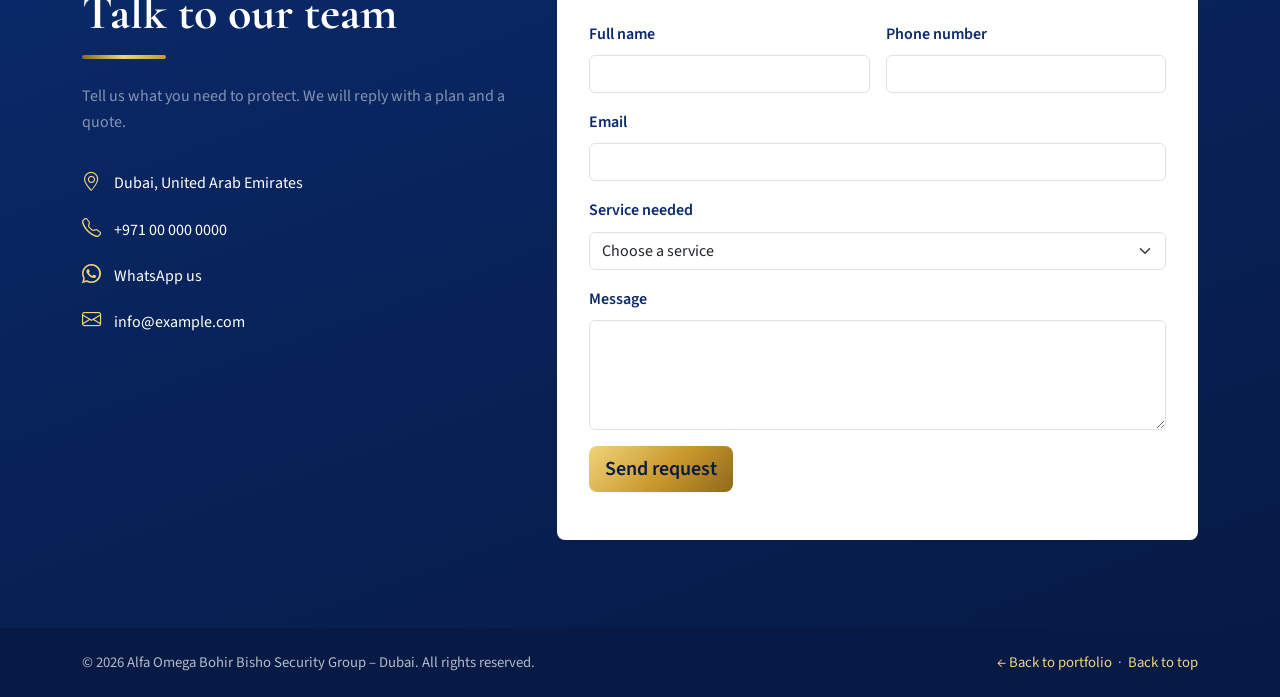
<file: project-2/index.html>
<!DOCTYPE html>
<html lang="en">
<head>
  <meta charset="UTF-8">
  <meta name="viewport" content="width=device-width, initial-scale=1">
  <title>Alfa Omega Bohir Bisho Security Group – Dubai</title>
  <meta name="description" content="Alfa Omega Bohir Bisho Security Group – professional security services in Dubai, UAE.">
  <link rel="icon" type="image/png" href="images/favicon.png">

  <!-- Bootstrap 5 + Icons + Fonts (CDN) -->
  <link href="https://cdn.jsdelivr.net/npm/bootstrap@5.3.3/dist/css/bootstrap.min.css" rel="stylesheet">
  <link href="https://cdn.jsdelivr.net/npm/bootstrap-icons@1.11.3/font/bootstrap-icons.min.css" rel="stylesheet">
  <link href="https://fonts.googleapis.com/css2?family=Cormorant+Garamond:wght@600;700&family=Source+Sans+3:wght@400;500;600&display=swap" rel="stylesheet">

  <link href="style.css" rel="stylesheet">
</head>
<body>

  <!-- NAVBAR -->
  <nav class="navbar navbar-expand-lg fixed-top site-nav" id="mainNav">
    <div class="container">
      <a class="navbar-brand d-flex align-items-center gap-2" href="#home">
        <img src="images/logo-mark.png" alt="Alfa Omega logo" class="brand-mark">
        <span class="brand-text">Alfa Omega<small>Bohir Bisho Security Group</small></span>
      </a>
      <button class="navbar-toggler" type="button" data-bs-toggle="collapse" data-bs-target="#navMenu" aria-controls="navMenu" aria-expanded="false" aria-label="Toggle navigation">
        <span class="navbar-toggler-icon"></span>
      </button>
      <div class="collapse navbar-collapse" id="navMenu">
        <ul class="navbar-nav ms-auto align-items-lg-center gap-lg-1">
          <li class="nav-item"><a class="nav-link" href="#home">Home</a></li>
          <li class="nav-item"><a class="nav-link" href="#about">About</a></li>
          <li class="nav-item"><a class="nav-link" href="#services">Services</a></li>
          <li class="nav-item"><a class="nav-link" href="#why-us">Why us</a></li>
          <li class="nav-item"><a class="nav-link" href="#process">Process</a></li>
          <li class="nav-item"><a class="nav-link" href="#contact">Contact</a></li>
          <li class="nav-item ms-lg-3"><a class="btn btn-gold" href="#contact">Get a quote</a></li>
        </ul>
      </div>
    </div>
  </nav>

  <!-- HERO -->
  <header class="hero" id="home">
    <svg class="hero-swoosh" viewBox="0 0 1440 400" preserveAspectRatio="none" aria-hidden="true">
      <path d="M0,330 C300,180 640,420 960,300 C1180,215 1320,230 1440,150" fill="none" stroke="url(#g)" stroke-width="3"/>
      <path d="M0,360 C320,230 660,440 980,330 C1200,250 1330,270 1440,200" fill="none" stroke="url(#g)" stroke-width="1.5" opacity=".5"/>
      <defs>
        <linearGradient id="g" x1="0" x2="1">
          <stop offset="0" stop-color="#8f6a1c"/><stop offset=".5" stop-color="#f0d47a"/><stop offset="1" stop-color="#c9972b"/>
        </linearGradient>
      </defs>
    </svg>
    <svg class="hero-skyline" viewBox="0 0 1440 160" preserveAspectRatio="none" aria-hidden="true"><g fill="#061a45" opacity=".75"><rect x="0" y="115" width="40" height="45"/><rect x="44" y="130" width="28" height="30"/><rect x="80" y="100" width="28" height="60"/><rect x="116" y="60" width="28" height="100"/><rect x="144" y="130" width="28" height="30"/><rect x="176" y="130" width="46" height="30"/><rect x="222" y="60" width="28" height="100"/><rect x="254" y="60" width="28" height="100"/><rect x="282" y="40" width="34" height="120"/><rect x="324" y="130" width="56" height="30"/><rect x="388" y="80" width="56" height="80"/><rect x="444" y="130" width="34" height="30"/><rect x="486" y="100" width="34" height="60"/><rect x="524" y="60" width="34" height="100"/><rect x="558" y="100" width="56" height="60"/><rect x="622" y="130" width="34" height="30"/><rect x="664" y="40" width="56" height="120"/><rect x="720" y="130" width="40" height="30"/><rect x="768" y="60" width="28" height="100"/><rect x="796" y="115" width="56" height="45"/><rect x="856" y="80" width="56" height="80"/><rect x="916" y="60" width="46" height="100"/><rect x="966" y="100" width="40" height="60"/><rect x="1006" y="40" width="34" height="120"/><rect x="1040" y="60" width="28" height="100"/><rect x="1072" y="80" width="56" height="80"/><rect x="1132" y="100" width="46" height="60"/><rect x="1186" y="130" width="28" height="30"/><rect x="1222" y="115" width="46" height="45"/><rect x="1272" y="80" width="34" height="80"/><rect x="1310" y="40" width="28" height="120"/><rect x="1338" y="60" width="56" height="100"/><rect x="1398" y="40" width="40" height="120"/></g></svg>
    <div class="container position-relative">
      <div class="row align-items-center gy-5">
        <div class="col-lg-7">
          <p class="hero-kicker">Security group based in Dubai</p>
          <h1 class="hero-title">Alfa Omega<br>Bohir Bisho Security</h1>
          <p class="hero-lead">From the first post to the last, we protect people, buildings and events across Dubai with trained, uniformed and reliable security teams.</p>
          <div class="d-flex flex-wrap gap-3">
            <a href="#contact" class="btn btn-gold btn-lg">Request a security plan</a>
            <a href="#services" class="btn btn-outline-light btn-lg">See our services</a>
          </div>
        </div>
        <div class="col-lg-5">
          <div class="hero-visual">
            <span class="pulse-ring" aria-hidden="true"></span>
            <svg class="shield-art" viewBox="0 0 400 470" role="img" aria-label="Shield with the Dubai skyline">
              <defs>
                <linearGradient id="gold" x1="0" y1="0" x2="1" y2="1">
                  <stop offset="0" stop-color="#f6df8f"/><stop offset=".5" stop-color="#c9972b"/><stop offset="1" stop-color="#8f6a1c"/>
                </linearGradient>
                <linearGradient id="sky" x1="0" y1="0" x2="0" y2="1">
                  <stop offset="0" stop-color="#1a4bb0"/><stop offset="1" stop-color="#071d52"/>
                </linearGradient>
                <clipPath id="shieldClip"><path d="M200 30 L368 88 V236 C368 336 285 408 200 440 C115 408 32 336 32 236 V88 Z"/></clipPath>
              </defs>
              <!-- outer gold shield -->
              <path d="M200 10 L384 74 V236 C384 346 294 424 200 458 C106 424 16 346 16 236 V74 Z" fill="url(#gold)"/>
              <!-- inner navy shield -->
              <path d="M200 30 L368 88 V236 C368 336 285 408 200 440 C115 408 32 336 32 236 V88 Z" fill="url(#sky)"/>
              <g clip-path="url(#shieldClip)">
                <!-- stars -->
                <g fill="#f6df8f" opacity=".7">
                  <circle cx="90" cy="110" r="1.6"/><circle cx="150" cy="80" r="1.2"/><circle cx="280" cy="100" r="1.6"/>
                  <circle cx="320" cy="150" r="1.2"/><circle cx="70" cy="170" r="1.2"/><circle cx="250" cy="70" r="1.2"/>
                </g>
                <!-- skyline -->
                <g fill="url(#gold)">
                  <!-- Burj Khalifa -->
                  <polygon points="200,60 203,150 210,150 212,220 222,220 224,290 236,290 238,380 162,380 164,290 176,290 178,220 188,220 190,150 197,150"/>
                  <!-- side towers -->
                  <rect x="128" y="250" width="26" height="130"/>
                  <polygon points="100,380 100,300 112,280 124,300 124,380"/>
                  <rect x="246" y="230" width="22" height="150"/>
                  <rect x="272" y="275" width="28" height="105"/>
                  <rect x="76" y="320" width="24" height="60"/>
                  <rect x="300" y="315" width="26" height="65"/>
                  <!-- Burj Al Arab sail -->
                  <path d="M330 380 C322 330 326 290 338 262 C352 290 354 335 346 380 Z"/>
                </g>
                <!-- windows -->
                <g fill="#0a2a6b" opacity=".55">
                  <rect x="134" y="262" width="4" height="8"/><rect x="144" y="262" width="4" height="8"/>
                  <rect x="134" y="290" width="4" height="8"/><rect x="144" y="290" width="4" height="8"/>
                  <rect x="252" y="245" width="4" height="8"/><rect x="258" y="270" width="4" height="8"/>
                  <rect x="278" y="292" width="4" height="8"/><rect x="288" y="292" width="4" height="8"/>
                </g>
                <!-- ground curve -->
                <path d="M20 372 Q200 336 380 372 V470 H20 Z" fill="#061a45"/>
                <path d="M20 372 Q200 336 380 372" fill="none" stroke="url(#gold)" stroke-width="3"/>
              </g>
            </svg>
            <div class="float-badge fb-1"><i class="bi bi-clock-history"></i><span>24/7 coverage</span></div>
            <div class="float-badge fb-2"><i class="bi bi-person-check"></i><span>Trained guards</span></div>
            <div class="float-badge fb-3"><i class="bi bi-geo-alt"></i><span>Dubai, UAE</span></div>
          </div>
        </div>
      </div>
    </div>
  </header>

  <!-- TRUST STRIP -->
  <section class="trust-strip" aria-label="Our promise">
    <div class="container">
      <div class="row g-0">
        <div class="col-6 col-lg-3 trust-item"><i class="bi bi-shield-lock"></i><div><strong>Protection you can see</strong><span>Uniformed, visible teams</span></div></div>
        <div class="col-6 col-lg-3 trust-item"><i class="bi bi-clock-history"></i><div><strong>Always on duty</strong><span>Day, night and holidays</span></div></div>
        <div class="col-6 col-lg-3 trust-item"><i class="bi bi-journal-check"></i><div><strong>Clear reporting</strong><span>Shift and incident reports</span></div></div>
        <div class="col-6 col-lg-3 trust-item"><i class="bi bi-buildings"></i><div><strong>Built for Dubai</strong><span>Towers, events, business</span></div></div>
      </div>
    </div>
  </section>

  <!-- ABOUT -->
  <section class="section" id="about">
    <div class="container">
      <div class="row gy-4 align-items-center">
        <div class="col-lg-5">
          <h2 class="section-title">Why “Alfa Omega”?</h2>
          <div class="gold-rule"></div>
        </div>
        <div class="col-lg-7">
          <p class="lead-text">Alfa is the beginning and Omega is the end. We take that seriously: we stay responsible for your site, your people and your event from the first minute until the last.</p>
          <p>Alfa Omega Bohir Bisho Security Group is built in Dubai, a city of towers, events and international business. Our shield-and-skyline emblem reflects that. We combine disciplined guards, clear reporting and quick communication so you always know your property is covered.</p>
        </div>
      </div>
    </div>
  </section>

  <!-- SERVICES -->
  <section class="section section-tint" id="services">
    <div class="container">
      <div class="text-center mb-5">
        <h2 class="section-title">Our security services</h2>
        <div class="gold-rule mx-auto"></div>
      </div>
      <div class="row g-4">
        <div class="col-md-6 col-lg-4">
          <article class="service">
            <i class="bi bi-shield-check"></i>
            <h3>Manned guarding</h3>
            <p>Uniformed guards for offices, residential towers, malls, warehouses and construction sites.</p>
          </article>
        </div>
        <div class="col-md-6 col-lg-4">
          <article class="service">
            <i class="bi bi-people"></i>
            <h3>Event security</h3>
            <p>Crowd control, entry checks and safe movement for exhibitions, weddings, concerts and corporate events.</p>
          </article>
        </div>
        <div class="col-md-6 col-lg-4">
          <article class="service">
            <i class="bi bi-person-badge"></i>
            <h3>VIP and close protection</h3>
            <p>Discreet, trained personnel for executives, guests and high-profile visitors.</p>
          </article>
        </div>
        <div class="col-md-6 col-lg-4">
          <article class="service">
            <i class="bi bi-camera-video"></i>
            <h3>CCTV and monitoring</h3>
            <p>Camera installation and control-room support to watch your property around the clock.</p>
          </article>
        </div>
        <div class="col-md-6 col-lg-4">
          <article class="service">
            <i class="bi bi-car-front"></i>
            <h3>Patrol and access control</h3>
            <p>Mobile patrols, gate management, visitor logs and vehicle checks.</p>
          </article>
        </div>
        <div class="col-md-6 col-lg-4">
          <article class="service">
            <i class="bi bi-person-workspace"></i>
            <h3>Security manpower supply</h3>
            <p>Screened and trained guards supplied to match your site and schedule.</p>
          </article>
        </div>
      </div>
    </div>
  </section>

  <!-- WHY US -->
  <section class="section" id="why-us">
    <div class="container">
      <div class="row gy-5 align-items-start">
        <div class="col-lg-4">
          <h2 class="section-title">What you can expect</h2>
          <div class="gold-rule"></div>
          <p class="mt-4">Security works when the basics are done every day. These are the standards we hold our teams to.</p>
        </div>
        <div class="col-lg-8">
          <ul class="expect-list">
            <li><i class="bi bi-check2-circle"></i><div><h3>Trained and screened guards</h3><p>Every guard is background-checked and briefed on your site before the first shift.</p></div></li>
            <li><i class="bi bi-check2-circle"></i><div><h3>Clear daily reporting</h3><p>Incident and shift reports are shared with your management in plain language.</p></div></li>
            <li><i class="bi bi-check2-circle"></i><div><h3>Fast response</h3><p>A supervisor is always reachable, and replacements are arranged without gaps in coverage.</p></div></li>
            <li><i class="bi bi-check2-circle"></i><div><h3>Respect for local rules</h3><p>We operate in line with UAE and Dubai security regulations.</p></div></li>
          </ul>
        </div>
      </div>
    </div>
  </section>

  <!-- PROCESS -->
  <section class="section section-tint" id="process">
    <div class="container">
      <div class="text-center mb-5">
        <h2 class="section-title">How we work with you</h2>
        <div class="gold-rule mx-auto"></div>
      </div>
      <div class="row g-4 process">
        <div class="col-md-6 col-lg-3"><div class="step"><span class="step-no">1</span><h3>Site visit</h3><p>We walk your site, listen to your concerns and note every entry point and risk.</p></div></div>
        <div class="col-md-6 col-lg-3"><div class="step"><span class="step-no">2</span><h3>Security plan</h3><p>You receive a clear plan with guard numbers, shifts and a fixed quote.</p></div></div>
        <div class="col-md-6 col-lg-3"><div class="step"><span class="step-no">3</span><h3>Deployment</h3><p>Briefed guards take their posts and a supervisor is assigned to your account.</p></div></div>
        <div class="col-md-6 col-lg-3"><div class="step"><span class="step-no">4</span><h3>Reporting and review</h3><p>We send regular reports and review the plan with you as your needs change.</p></div></div>
      </div>
    </div>
  </section>

  <!-- CONTACT -->
  <section class="section contact" id="contact">
    <div class="container">
      <div class="row gy-5">
        <div class="col-lg-5">
          <h2 class="section-title text-white">Talk to our team</h2>
          <div class="gold-rule"></div>
          <p class="mt-4 text-white-50">Tell us what you need to protect. We will reply with a plan and a quote.</p>
          <ul class="contact-list">
            <li><i class="bi bi-geo-alt"></i> Dubai, United Arab Emirates</li>
            <li><i class="bi bi-telephone"></i> <a href="tel:+971000000000">+971 00 000 0000</a></li>
            <li><i class="bi bi-whatsapp"></i> <a href="https://wa.me/971000000000" target="_blank" rel="noopener">WhatsApp us</a></li>
            <li><i class="bi bi-envelope"></i> <a href="mailto:info@example.com">info@example.com</a></li>
          </ul>
        </div>
        <div class="col-lg-7">
          <form class="contact-form needs-validation" id="contactForm" novalidate>
            <div class="row g-3">
              <div class="col-md-6">
                <label for="name" class="form-label">Full name</label>
                <input type="text" class="form-control" id="name" required>
                <div class="invalid-feedback">Please enter your name.</div>
              </div>
              <div class="col-md-6">
                <label for="phone" class="form-label">Phone number</label>
                <input type="tel" class="form-control" id="phone" required pattern="[0-9+\s\-]{7,}">
                <div class="invalid-feedback">Please enter a valid phone number.</div>
              </div>
              <div class="col-12">
                <label for="email" class="form-label">Email</label>
                <input type="email" class="form-control" id="email" required>
                <div class="invalid-feedback">Please enter a valid email address.</div>
              </div>
              <div class="col-12">
                <label for="service" class="form-label">Service needed</label>
                <select class="form-select" id="service" required>
                  <option value="" selected disabled>Choose a service</option>
                  <option>Manned guarding</option>
                  <option>Event security</option>
                  <option>VIP and close protection</option>
                  <option>CCTV and monitoring</option>
                  <option>Patrol and access control</option>
                  <option>Security manpower supply</option>
                </select>
                <div class="invalid-feedback">Please choose a service.</div>
              </div>
              <div class="col-12">
                <label for="message" class="form-label">Message</label>
                <textarea class="form-control" id="message" rows="4" required></textarea>
                <div class="invalid-feedback">Please tell us a little about your requirement.</div>
              </div>
              <div class="col-12">
                <button type="submit" class="btn btn-gold btn-lg">Send request</button>
              </div>
              <div class="col-12">
                <div class="alert alert-success d-none mb-0" id="formSuccess" role="status">Thank you. Your request has been captured. This concept site does not send it anywhere yet.</div>
              </div>
            </div>
          </form>
        </div>
      </div>
    </div>
  </section>

  <!-- FOOTER -->
  <footer class="site-footer">
    <div class="container d-flex flex-column flex-md-row justify-content-between align-items-center gap-2">
      <span>&copy; <span id="year"></span> Alfa Omega Bohir Bisho Security Group – Dubai. All rights reserved.</span>
      <span><a href="../index.html#projects">&larr; Back to portfolio</a> &nbsp;&middot;&nbsp; <a href="#home">Back to top</a></span>
    </div>
  </footer>

  <script src="https://cdn.jsdelivr.net/npm/bootstrap@5.3.3/dist/js/bootstrap.bundle.min.js"></script>
  <script src="script.js"></script>
</body>
</html>
</file>
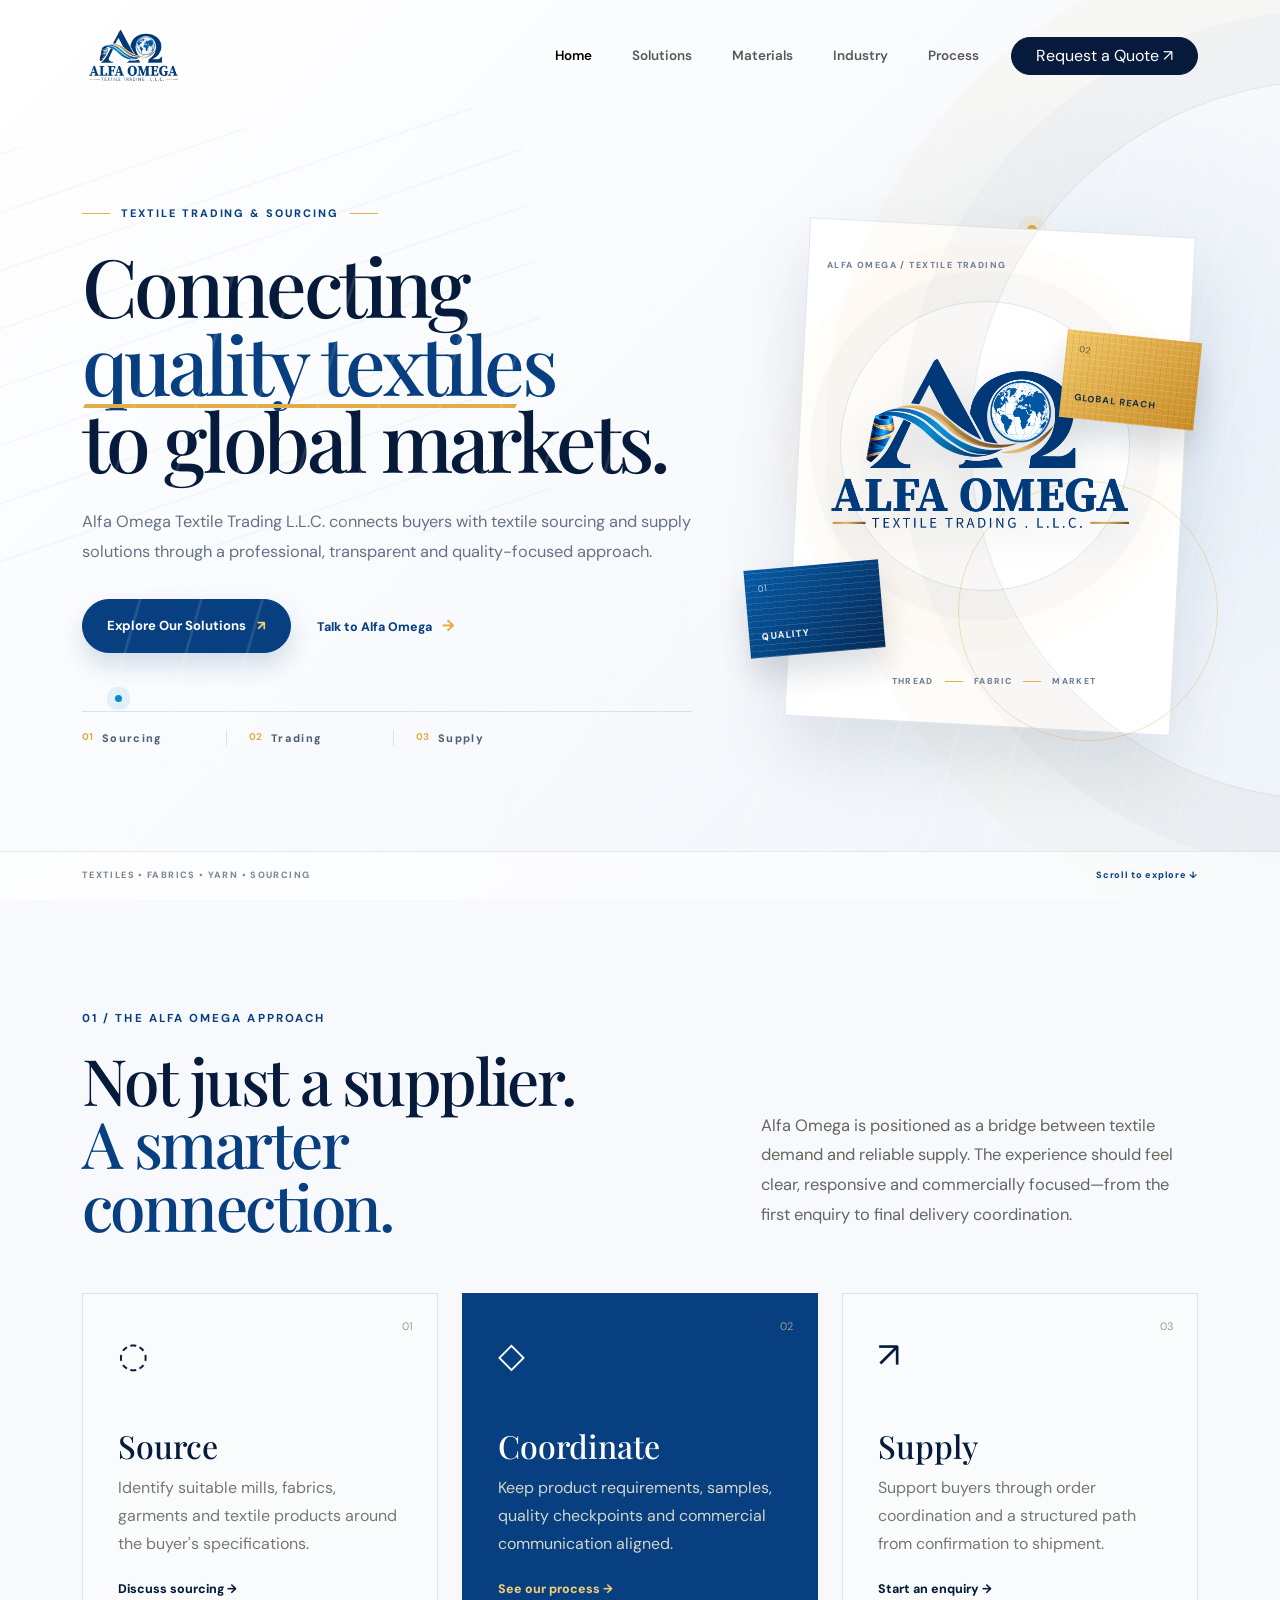
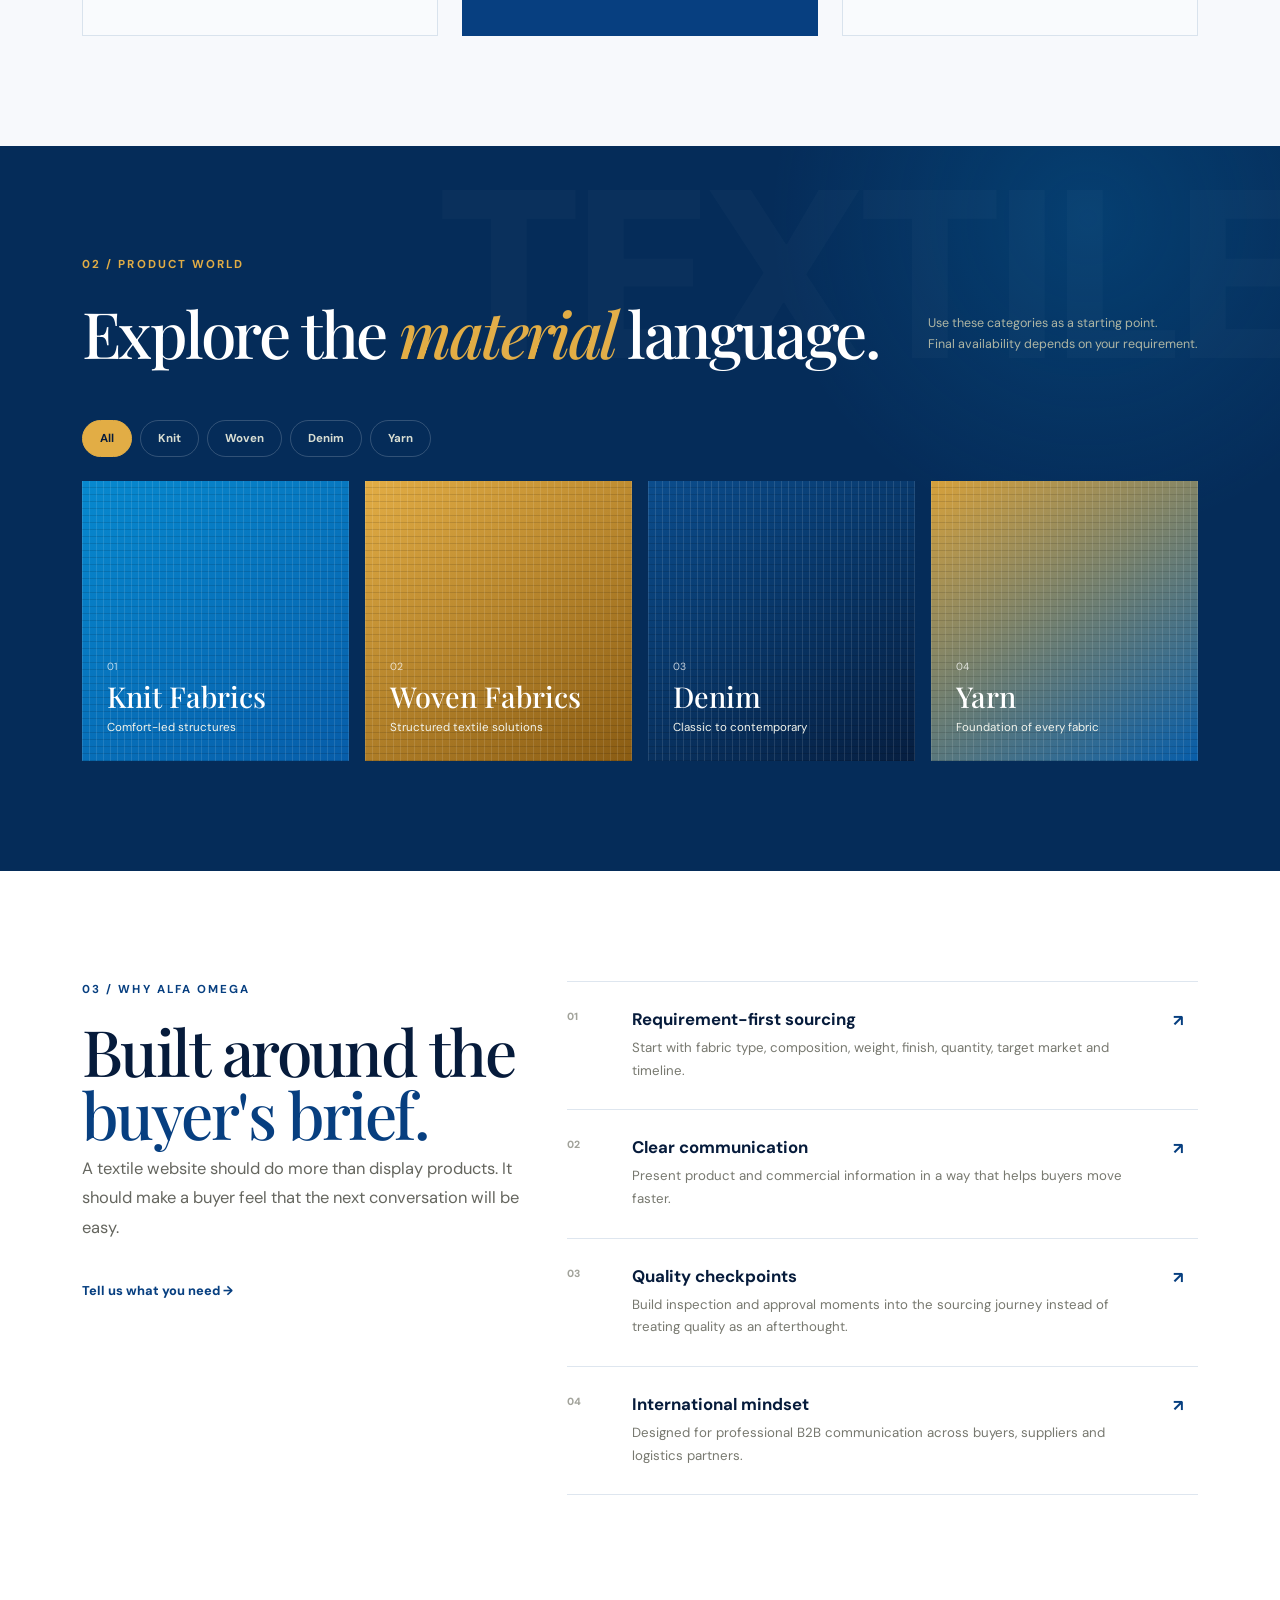
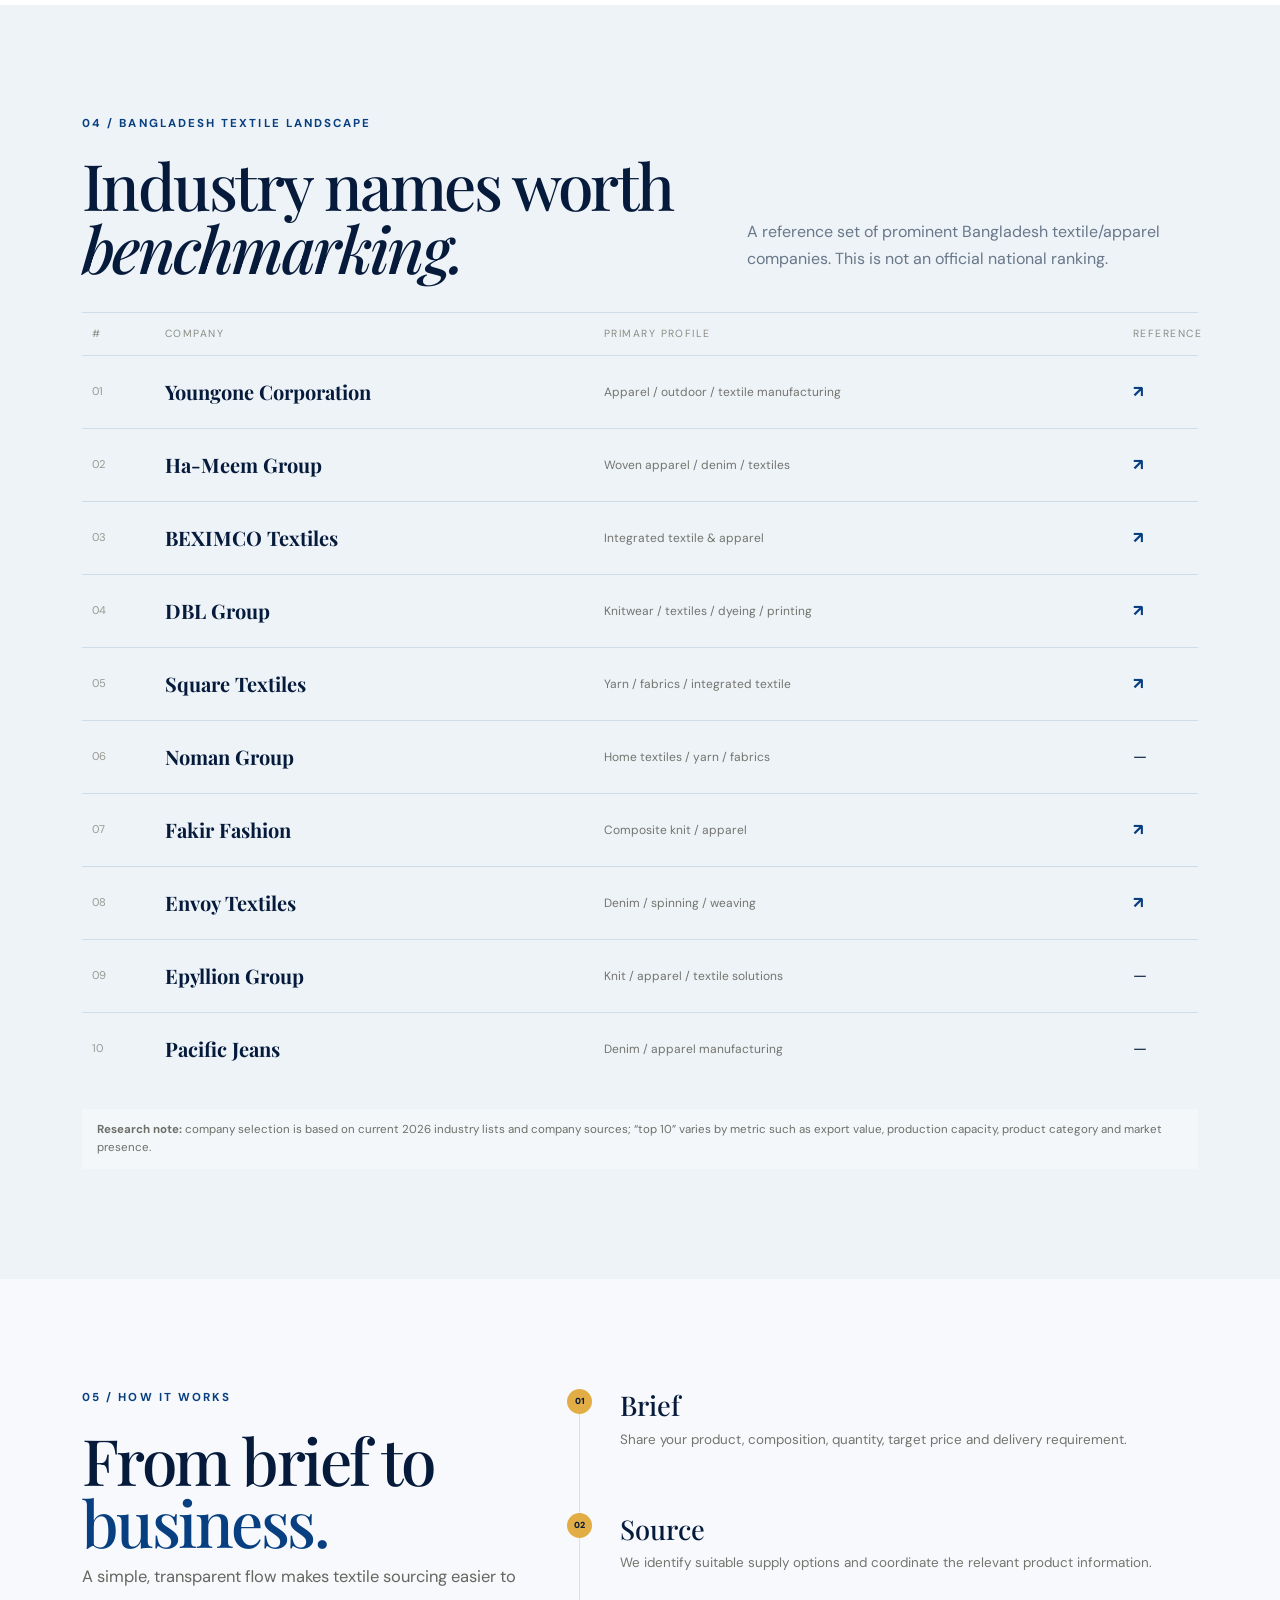
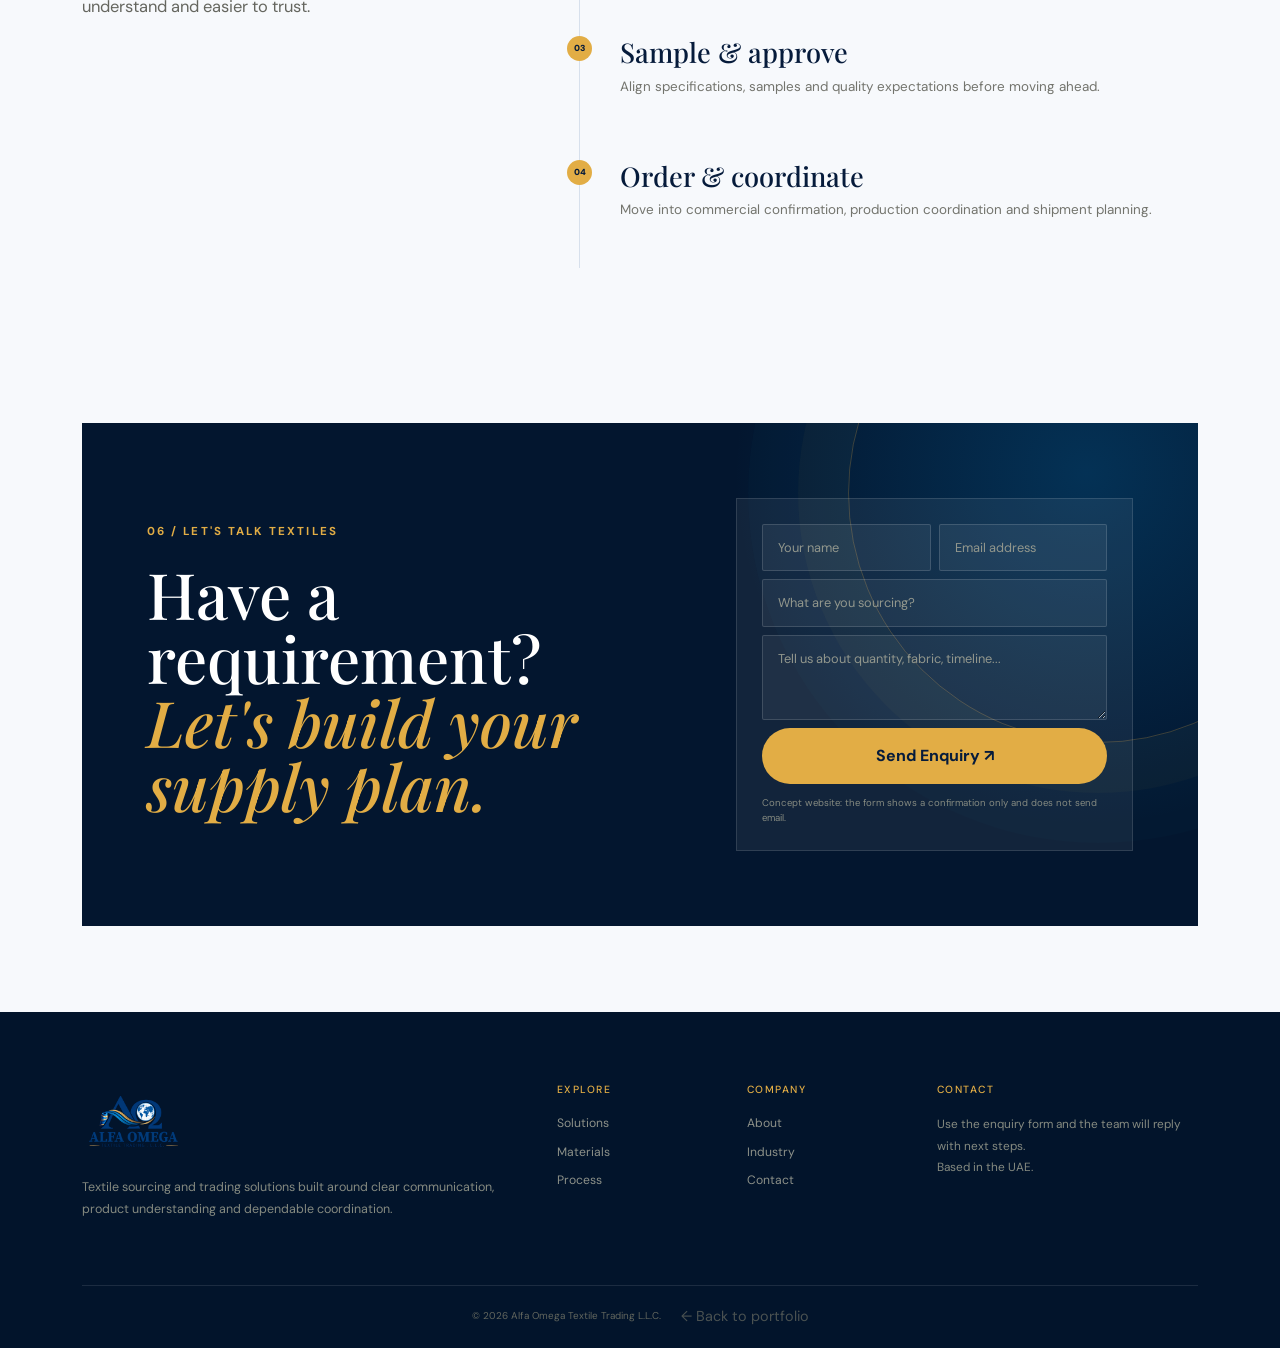
<file: project-3/index.html>
<!DOCTYPE html>
<html lang="en">
<head>
  <meta charset="UTF-8">
  <meta name="viewport" content="width=device-width, initial-scale=1.0">
  <meta name="description" content="Alfa Omega Textile Trading L.L.C. — textile sourcing, trading and supply solutions.">
  <title>Alfa Omega | Textile Trading L.L.C.</title>
  <link rel="icon" type="image/png" href="assets/alfa-omega-logo.png">

  <!-- Bootstrap 5 -->
  <link href="https://cdn.jsdelivr.net/npm/bootstrap@5.3.3/dist/css/bootstrap.min.css" rel="stylesheet">
  <link rel="preconnect" href="https://fonts.googleapis.com">
  <link rel="preconnect" href="https://fonts.gstatic.com" crossorigin>
  <link href="https://fonts.googleapis.com/css2?family=DM+Sans:wght@400;500;600;700&family=Playfair+Display:wght@600;700&display=swap" rel="stylesheet">
  <link rel="stylesheet" href="style.css">
</head>

<body>
  <!-- NAVBAR -->
  <nav class="navbar navbar-expand-lg fixed-top" id="mainNav">
    <div class="container">
      <a class="navbar-brand logo-brand" href="#home" aria-label="Alfa Omega Textile Trading L.L.C.">
        <img src="assets/alfa-omega-logo.png" alt="Alfa Omega Textile Trading L.L.C. logo">
      </a>

      <button class="navbar-toggler border-0 shadow-none" type="button" data-bs-toggle="collapse" data-bs-target="#navMenu">
        <span class="navbar-toggler-icon"></span>
      </button>

      <div class="collapse navbar-collapse" id="navMenu">
        <ul class="navbar-nav ms-auto align-items-lg-center gap-lg-2">
          <li class="nav-item"><a class="nav-link active" href="#home">Home</a></li>
          <li class="nav-item"><a class="nav-link" href="#solutions">Solutions</a></li>
          <li class="nav-item"><a class="nav-link" href="#materials">Materials</a></li>
          <li class="nav-item"><a class="nav-link" href="#benchmark">Industry</a></li>
          <li class="nav-item"><a class="nav-link" href="#process">Process</a></li>
          <li class="nav-item ms-lg-2"><a class="btn btn-dark rounded-pill px-4" href="#contact">Request a Quote <span>↗</span></a></li>
        </ul>
      </div>
    </div>
  </nav>

  <!-- HERO -->
  <header class="hero hero-v2" id="home">
    <div class="hero-v2-lines"></div>
    <div class="hero-v2-orb orb-one"></div>
    <div class="hero-v2-orb orb-two"></div>

    <div class="container position-relative">
      <div class="row align-items-center hero-v2-row">
        <div class="col-lg-7">
          <div class="hero-v2-kicker">
            <span></span>
            TEXTILE TRADING &amp; SOURCING
            <span></span>
          </div>

          <h1>
            Connecting <span>quality textiles</span><br>
            to global markets.
          </h1>

          <p class="hero-v2-copy">
            Alfa Omega Textile Trading L.L.C. connects buyers with textile
            sourcing and supply solutions through a professional, transparent
            and quality-focused approach.
          </p>

          <div class="hero-v2-actions">
            <a href="#solutions" class="btn btn-primary-brand rounded-pill px-4 py-3">
              Explore Our Solutions <b>↗</b>
            </a>
            <a href="#contact" class="hero-v2-link">
              Talk to Alfa Omega <span>→</span>
            </a>
          </div>

          <div class="hero-v2-points">
            <div><strong>01</strong><span>Sourcing</span></div>
            <div><strong>02</strong><span>Trading</span></div>
            <div><strong>03</strong><span>Supply</span></div>
          </div>
        </div>

        <div class="col-lg-5">
          <div class="hero-v2-visual">
            <div class="visual-label">ALFA OMEGA / TEXTILE TRADING</div>

            <div class="logo-stage">
              <div class="logo-halo"></div>
              <img src="assets/alfa-omega-logo.png"
                   alt="Alfa Omega Textile Trading L.L.C."
                   class="hero-company-logo">
            </div>

            <div class="fabric-swatch swatch-blue">
              <span>01</span>
              <b>QUALITY</b>
            </div>

            <div class="fabric-swatch swatch-gold">
              <span>02</span>
              <b>GLOBAL REACH</b>
            </div>

            <div class="visual-caption">
              <span>THREAD</span>
              <i></i>
              <span>FABRIC</span>
              <i></i>
              <span>MARKET</span>
            </div>
          </div>
        </div>
      </div>
    </div>

    <div class="hero-v2-bottom">
      <div class="container d-flex justify-content-between align-items-center">
        <span>TEXTILES • FABRICS • YARN • SOURCING</span>
        <span>Scroll to explore ↓</span>
      </div>
    </div>
  </header>

  <!-- INTRO -->
  <section class="intro section-pad" id="solutions">
    <div class="container">
      <div class="row g-5 align-items-end">
        <div class="col-lg-6">
          <div class="section-kicker">01 / THE ALFA OMEGA APPROACH</div>
          <h2>Not just a supplier.<br><span>A smarter connection.</span></h2>
        </div>
        <div class="col-lg-5 ms-auto">
          <p class="lead-text">
            Alfa Omega is positioned as a bridge between textile demand and reliable supply.
            The experience should feel clear, responsive and commercially focused—from the first
            enquiry to final delivery coordination.
          </p>
        </div>
      </div>

      <div class="row g-4 mt-4">
        <div class="col-md-4">
          <article class="solution-card">
            <div class="card-number">01</div>
            <div class="icon-box">◌</div>
            <h3>Source</h3>
            <p>Identify suitable mills, fabrics, garments and textile products around the buyer's specifications.</p>
            <a href="#contact">Discuss sourcing →</a>
          </article>
        </div>
        <div class="col-md-4">
          <article class="solution-card featured">
            <div class="card-number">02</div>
            <div class="icon-box">◇</div>
            <h3>Coordinate</h3>
            <p>Keep product requirements, samples, quality checkpoints and commercial communication aligned.</p>
            <a href="#process">See our process →</a>
          </article>
        </div>
        <div class="col-md-4">
          <article class="solution-card">
            <div class="card-number">03</div>
            <div class="icon-box">↗</div>
            <h3>Supply</h3>
            <p>Support buyers through order coordination and a structured path from confirmation to shipment.</p>
            <a href="#contact">Start an enquiry →</a>
          </article>
        </div>
      </div>
    </div>
  </section>

  <!-- MATERIALS -->
  <section class="materials section-pad" id="materials">
    <div class="container">
      <div class="d-flex flex-wrap justify-content-between align-items-end gap-3 mb-5">
        <div>
          <div class="section-kicker light">02 / PRODUCT WORLD</div>
          <h2 class="text-white mb-0">Explore the <em>material</em> language.</h2>
        </div>
        <p class="section-note">Use these categories as a starting point.<br>Final availability depends on your requirement.</p>
      </div>

      <div class="material-tabs mb-4">
        <button class="filter-btn active" data-filter="all">All</button>
        <button class="filter-btn" data-filter="knit">Knit</button>
        <button class="filter-btn" data-filter="woven">Woven</button>
        <button class="filter-btn" data-filter="denim">Denim</button>
        <button class="filter-btn" data-filter="yarn">Yarn</button>
      </div>

      <div class="row g-3" id="materialGrid">
        <div class="col-md-6 col-lg-3 material-item" data-type="knit">
          <div class="material-card mc-1"><span>01</span><h3>Knit Fabrics</h3><p>Comfort-led structures</p></div>
        </div>
        <div class="col-md-6 col-lg-3 material-item" data-type="woven">
          <div class="material-card mc-2"><span>02</span><h3>Woven Fabrics</h3><p>Structured textile solutions</p></div>
        </div>
        <div class="col-md-6 col-lg-3 material-item" data-type="denim">
          <div class="material-card mc-3"><span>03</span><h3>Denim</h3><p>Classic to contemporary</p></div>
        </div>
        <div class="col-md-6 col-lg-3 material-item" data-type="yarn">
          <div class="material-card mc-4"><span>04</span><h3>Yarn</h3><p>Foundation of every fabric</p></div>
        </div>
      </div>
    </div>
  </section>

  <!-- WHY -->
  <section class="why section-pad">
    <div class="container">
      <div class="row g-5">
        <div class="col-lg-5">
          <div class="section-kicker">03 / WHY ALFA OMEGA</div>
          <h2>Built around the <span>buyer's brief.</span></h2>
          <p class="lead-text">A textile website should do more than display products. It should make a buyer feel that the next conversation will be easy.</p>
          <a class="text-link" href="#contact">Tell us what you need →</a>
        </div>

        <div class="col-lg-7">
          <div class="feature-list">
            <div class="feature-row">
              <span class="feature-no">01</span>
              <div><h3>Requirement-first sourcing</h3><p>Start with fabric type, composition, weight, finish, quantity, target market and timeline.</p></div>
              <span class="feature-arrow">↗</span>
            </div>
            <div class="feature-row">
              <span class="feature-no">02</span>
              <div><h3>Clear communication</h3><p>Present product and commercial information in a way that helps buyers move faster.</p></div>
              <span class="feature-arrow">↗</span>
            </div>
            <div class="feature-row">
              <span class="feature-no">03</span>
              <div><h3>Quality checkpoints</h3><p>Build inspection and approval moments into the sourcing journey instead of treating quality as an afterthought.</p></div>
              <span class="feature-arrow">↗</span>
            </div>
            <div class="feature-row">
              <span class="feature-no">04</span>
              <div><h3>International mindset</h3><p>Designed for professional B2B communication across buyers, suppliers and logistics partners.</p></div>
              <span class="feature-arrow">↗</span>
            </div>
          </div>
        </div>
      </div>
    </div>
  </section>

  <!-- INDUSTRY BENCHMARK -->
  <section class="benchmark section-pad" id="benchmark">
    <div class="container">
      <div class="section-kicker">04 / BANGLADESH TEXTILE LANDSCAPE</div>
      <div class="row align-items-end mb-4">
        <div class="col-lg-7">
          <h2>Industry names worth <em>benchmarking.</em></h2>
        </div>
        <div class="col-lg-5">
          <p class="small-muted">A reference set of prominent Bangladesh textile/apparel companies. This is not an official national ranking.</p>
        </div>
      </div>

      <div class="benchmark-table">
        <div class="benchmark-head d-none d-md-grid">
          <span>#</span><span>Company</span><span>Primary profile</span><span>Reference</span>
        </div>

        <div class="benchmark-row"><span>01</span><strong>Youngone Corporation</strong><span>Apparel / outdoor / textile manufacturing</span><a href="https://www.youngone.co.kr/" target="_blank" rel="noopener">↗</a></div>
        <div class="benchmark-row"><span>02</span><strong>Ha-Meem Group</strong><span>Woven apparel / denim / textiles</span><a href="https://www.hameemgroup.net/" target="_blank" rel="noopener">↗</a></div>
        <div class="benchmark-row"><span>03</span><strong>BEXIMCO Textiles</strong><span>Integrated textile & apparel</span><a href="https://www.beximco.com/" target="_blank" rel="noopener">↗</a></div>
        <div class="benchmark-row"><span>04</span><strong>DBL Group</strong><span>Knitwear / textiles / dyeing / printing</span><a href="https://www.dbl-group.com/" target="_blank" rel="noopener">↗</a></div>
        <div class="benchmark-row"><span>05</span><strong>Square Textiles</strong><span>Yarn / fabrics / integrated textile</span><a href="https://textile.squaregroup.com/" target="_blank" rel="noopener">↗</a></div>
        <div class="benchmark-row"><span>06</span><strong>Noman Group</strong><span>Home textiles / yarn / fabrics</span><span>—</span></div>
        <div class="benchmark-row"><span>07</span><strong>Fakir Fashion</strong><span>Composite knit / apparel</span><a href="https://www.fakirfashion.com/" target="_blank" rel="noopener">↗</a></div>
        <div class="benchmark-row"><span>08</span><strong>Envoy Textiles</strong><span>Denim / spinning / weaving</span><a href="https://www.envoytextiles.com/" target="_blank" rel="noopener">↗</a></div>
        <div class="benchmark-row"><span>09</span><strong>Epyllion Group</strong><span>Knit / apparel / textile solutions</span><span>—</span></div>
        <div class="benchmark-row"><span>10</span><strong>Pacific Jeans</strong><span>Denim / apparel manufacturing</span><span>—</span></div>
      </div>

      <div class="source-note mt-4">
        <strong>Research note:</strong> company selection is based on current 2026 industry lists and company sources; “top 10” varies by metric such as export value, production capacity, product category and market presence.
      </div>
    </div>
  </section>

  <!-- PROCESS -->
  <section class="process section-pad" id="process">
    <div class="container">
      <div class="row g-5">
        <div class="col-lg-5">
          <div class="section-kicker">05 / HOW IT WORKS</div>
          <h2>From brief to <span>business.</span></h2>
          <p class="lead-text">A simple, transparent flow makes textile sourcing easier to understand and easier to trust.</p>
        </div>

        <div class="col-lg-7">
          <div class="timeline">
            <div class="timeline-step">
              <div class="timeline-dot">01</div>
              <div><h3>Brief</h3><p>Share your product, composition, quantity, target price and delivery requirement.</p></div>
            </div>
            <div class="timeline-step">
              <div class="timeline-dot">02</div>
              <div><h3>Source</h3><p>We identify suitable supply options and coordinate the relevant product information.</p></div>
            </div>
            <div class="timeline-step">
              <div class="timeline-dot">03</div>
              <div><h3>Sample & approve</h3><p>Align specifications, samples and quality expectations before moving ahead.</p></div>
            </div>
            <div class="timeline-step">
              <div class="timeline-dot">04</div>
              <div><h3>Order & coordinate</h3><p>Move into commercial confirmation, production coordination and shipment planning.</p></div>
            </div>
          </div>
        </div>
      </div>
    </div>
  </section>

  <!-- CTA -->
  <section class="cta-section" id="contact">
    <div class="container">
      <div class="cta-box">
        <div class="cta-pattern"></div>
        <div class="row align-items-center position-relative">
          <div class="col-lg-7">
            <div class="section-kicker light">06 / LET'S TALK TEXTILES</div>
            <h2>Have a requirement?<br><em>Let's build your supply plan.</em></h2>
          </div>
          <div class="col-lg-5">
            <form class="quote-form" id="quoteForm">
              <div class="row g-2">
                <div class="col-md-6"><input type="text" class="form-control" placeholder="Your name" required></div>
                <div class="col-md-6"><input type="email" class="form-control" placeholder="Email address" required></div>
                <div class="col-12"><input type="text" class="form-control" placeholder="What are you sourcing?"></div>
                <div class="col-12"><textarea class="form-control" rows="3" placeholder="Tell us about quantity, fabric, timeline..."></textarea></div>
                <div class="col-12"><button class="btn btn-accent w-100 rounded-pill py-3" type="submit">Send Enquiry ↗</button></div>
              </div>
              <small class="form-note">Concept website: the form shows a confirmation only and does not send email.</small>
            </form>
          </div>
        </div>
      </div>
    </div>
  </section>

  <!-- FOOTER -->
  <footer>
    <div class="container">
      <div class="row g-4 py-5">
        <div class="col-lg-5">
          <a class="navbar-brand footer-brand logo-brand" href="#home">
            <img src="assets/alfa-omega-logo.png" alt="Alfa Omega Textile Trading L.L.C. logo">
          </a>
          <p class="footer-copy mt-3">Textile sourcing and trading solutions built around clear communication, product understanding and dependable coordination.</p>
        </div>
        <div class="col-6 col-lg-2">
          <h6>Explore</h6>
          <a href="#solutions">Solutions</a><a href="#materials">Materials</a><a href="#process">Process</a>
        </div>
        <div class="col-6 col-lg-2">
          <h6>Company</h6>
          <a href="#home">About</a><a href="#benchmark">Industry</a><a href="#contact">Contact</a>
        </div>
        <div class="col-lg-3">
          <h6>Contact</h6>
          <p class="placeholder-info">Use the enquiry form and the team will reply with next steps.<br>Based in the UAE.</p>
        </div>
      </div>
      <div class="footer-bottom align-items-center">
        
        
        <span>© <span id="year"></span> Alfa Omega Textile Trading L.L.C.</span>
        <a class="back-link" href="../index.html#projects">&larr; Back to portfolio</a>
      </div>
    </div>
  </footer>

  <!-- Toast -->
  <div class="toast-container position-fixed bottom-0 end-0 p-3">
    <div id="demoToast" class="toast border-0 shadow-lg" role="alert">
      <div class="toast-body d-flex justify-content-between align-items-center">
        <span>Thanks, your enquiry was captured. This concept site does not send it anywhere yet.</span>
        <button type="button" class="btn-close ms-3" data-bs-dismiss="toast"></button>
      </div>
    </div>
  </div>

  <script src="https://cdn.jsdelivr.net/npm/bootstrap@5.3.3/dist/js/bootstrap.bundle.min.js"></script>
  <script src="script.js"></script>
</body>
</html>
</file>
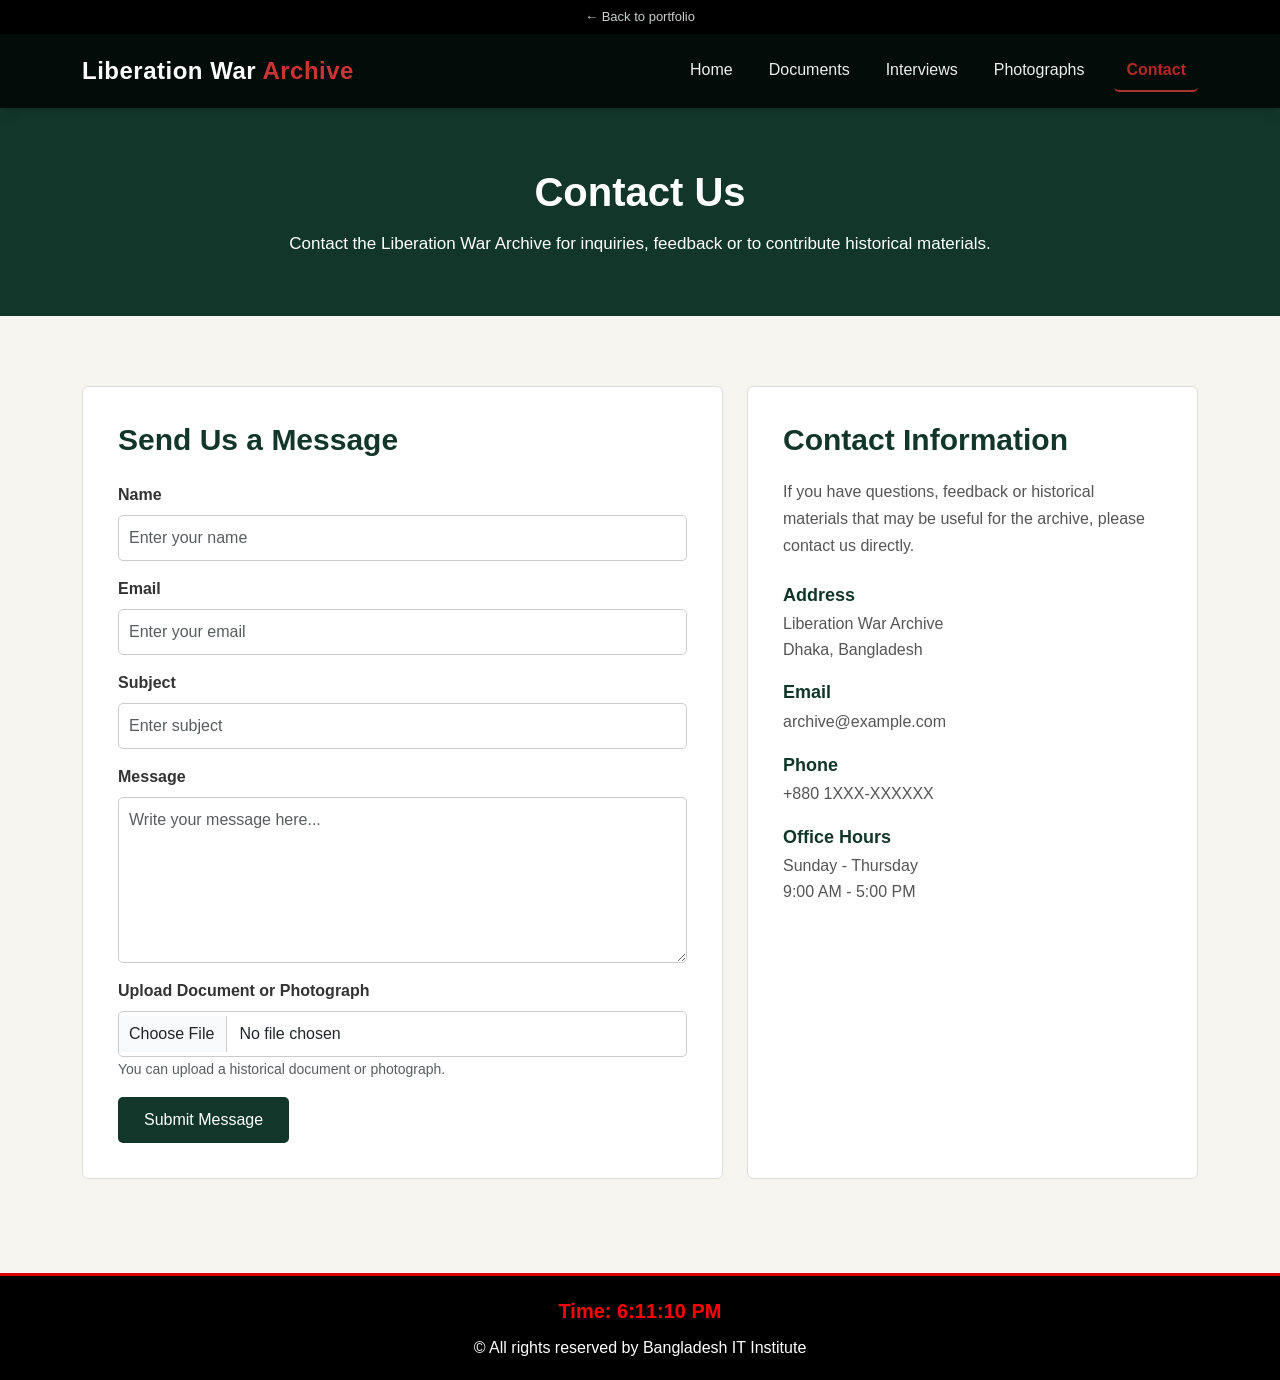
<file: project-1/contact.html>
<!DOCTYPE html>
<html lang="en">
<head>
    <meta charset="UTF-8">
    <meta name="viewport" content="width=device-width, initial-scale=1.0">
    <title>Contact | Liberation War Archive</title>
    <meta name="description" content="Get in touch with the Liberation War Archive or offer historical material.">
    <link href="https://cdn.jsdelivr.net/npm/bootstrap@5.0.2/dist/css/bootstrap.min.css" rel="stylesheet" integrity="sha384-EVSTQN3/azprG1Anm3QDgpJLIm9Nao0Yz1ztcQTwFspd3yD65VohhpuuCOmLASjC" crossorigin="anonymous">
    <link rel="stylesheet" href="style.css">

</head>
<body>
    <a class="portfolio-bar" href="../index.html#projects">&larr; Back to portfolio</a>

    <!-- =============navStart====== -->
        <header>
    <nav class="navbar navbar-expand-lg archive-navbar navbar-dark">
        <div class="container">

            
            <a class="navbar-brand archive-logo" href="index.html">
                Liberation War <span>Archive</span>
            </a>

            
            <button class="navbar-toggler" type="button"
                    data-bs-toggle="collapse"
                    data-bs-target="#mainNavbar">
                <span class="navbar-toggler-icon"></span>
            </button>

            
            <div class="collapse navbar-collapse" id="mainNavbar">
                <ul class="navbar-nav ms-auto text-center">

                    <li class="nav-item">
                        <a class="nav-link" href="index.html">Home</a>
                    </li>
                    <li class="nav-item">
                        <a class="nav-link" href="documents.html">Documents</a>
                    </li>

                    <li class="nav-item">
                        <a class="nav-link" href="interview.html">Interviews</a>
                    </li>

                    <li class="nav-item">
                        <a class="nav-link" href="photographs.html">Photographs</a>
                    </li>

                    <li class="nav-item">
                        <a class="nav-link contact-btn active" aria-current="page" href="contact.html">
                            Contact
                        </a>
                    </li>

                </ul>
            </div>

        </div>
    </nav>
</header>

        <!-- ==========navEnd========= -->

        
<section class="contact-header">
    <div class="container text-center">
        <h1>Contact Us</h1>
        <p>
            Contact the Liberation War Archive for inquiries, feedback
            or to contribute historical materials.
        </p>
    </div>
</section>



<section class="contact-section">

    <div class="container">

        <div class="row">

            
            <div class="col-lg-7 col-md-7 col-sm-12 mb-4">

                <div class="contact-form">

                    <h2>Send Us a Message</h2>

                    <form id="contactForm" novalidate>

                        
                        <div class="mb-3">
                            <label for="name">Name</label>
                            <input type="text"
                                   id="name"
                                   class="form-control"
                                   placeholder="Enter your name"
                                   required>
                        </div>

                        
                        <div class="mb-3">
                            <label for="email">Email</label>
                            <input type="email"
                                   id="email"
                                   class="form-control"
                                   placeholder="Enter your email"
                                   required>
                        </div>

                        
                        <div class="mb-3">
                            <label for="subject">Subject</label>
                            <input type="text"
                                   id="subject"
                                   class="form-control"
                                   placeholder="Enter subject"
                                   required>
                        </div>

                        
                        <div class="mb-3">
                            <label for="message">Message</label>
                            <textarea id="message"
                                      class="form-control"
                                      rows="6"
                                      placeholder="Write your message here..."
                                      required></textarea>
                        </div>

                        
                        <div class="mb-3">
                            <label for="file">Upload Document or Photograph</label>
                            <input type="file"
                                   id="file"
                                   class="form-control"
                                   accept=".jpg,.jpeg,.png,.pdf,.doc,.docx">
                            <small class="text-muted">
                                You can upload a historical document or photograph.
                            </small>
                        </div>

                        
                        <button type="submit" class="btn contact-submit">
                            Submit Message
                        </button>
                        <div class="alert alert-success mt-3 d-none" id="contactSuccess" role="status">
                            Thank you. Your message has been recorded for this demo. Connect the form to an email service to receive real messages.
                        </div>

                    </form>

                </div>

            </div>
                <!-- =========FormEnd========== -->

            <!-- ===ContactInfo=== -->
            <div class="col-lg-5 col-md-5 col-sm-12 mb-4">

                <div class="contact-info">

                    <h2>Contact Information</h2>

                    <p>
                        If you have questions, feedback or historical materials
                        that may be useful for the archive, please contact us
                        directly.
                    </p>

                    <div class="info-item">
                        <h4>Address</h4>
                        <p>
                            Liberation War Archive<br>
                            Dhaka, Bangladesh
                        </p>
                    </div>

                    <div class="info-item">
                        <h4>Email</h4>
                        <p>
                            archive@example.com
                        </p>
                    </div>

                    <div class="info-item">
                        <h4>Phone</h4>
                        <p>
                            +880 1XXX-XXXXXX
                        </p>
                    </div>

                    <div class="info-item">
                        <h4>Office Hours</h4>
                        <p>
                            Sunday - Thursday<br>
                            9:00 AM - 5:00 PM
                        </p>
                    </div>

                </div>

            </div>

        </div>

    </div>

</section>

   








<footer>
    <div class="container text-center">
    <div class="clock"></div>
    <div>
        &copy; All rights reserved by Bangladesh IT Institute
    </div>
    </div>
</footer>














    <script src="script.js"></script>
    <script src="https://cdn.jsdelivr.net/npm/bootstrap@5.0.2/dist/js/bootstrap.bundle.min.js" integrity="sha384-MrcW6ZMFYlzcLA8Nl+NtUVF0sA7MsXsP1UyJoMp4YLEuNSfAP+JcXn/tWtIaxVXM" crossorigin="anonymous"></script>
    
</body>
</html>
</file>
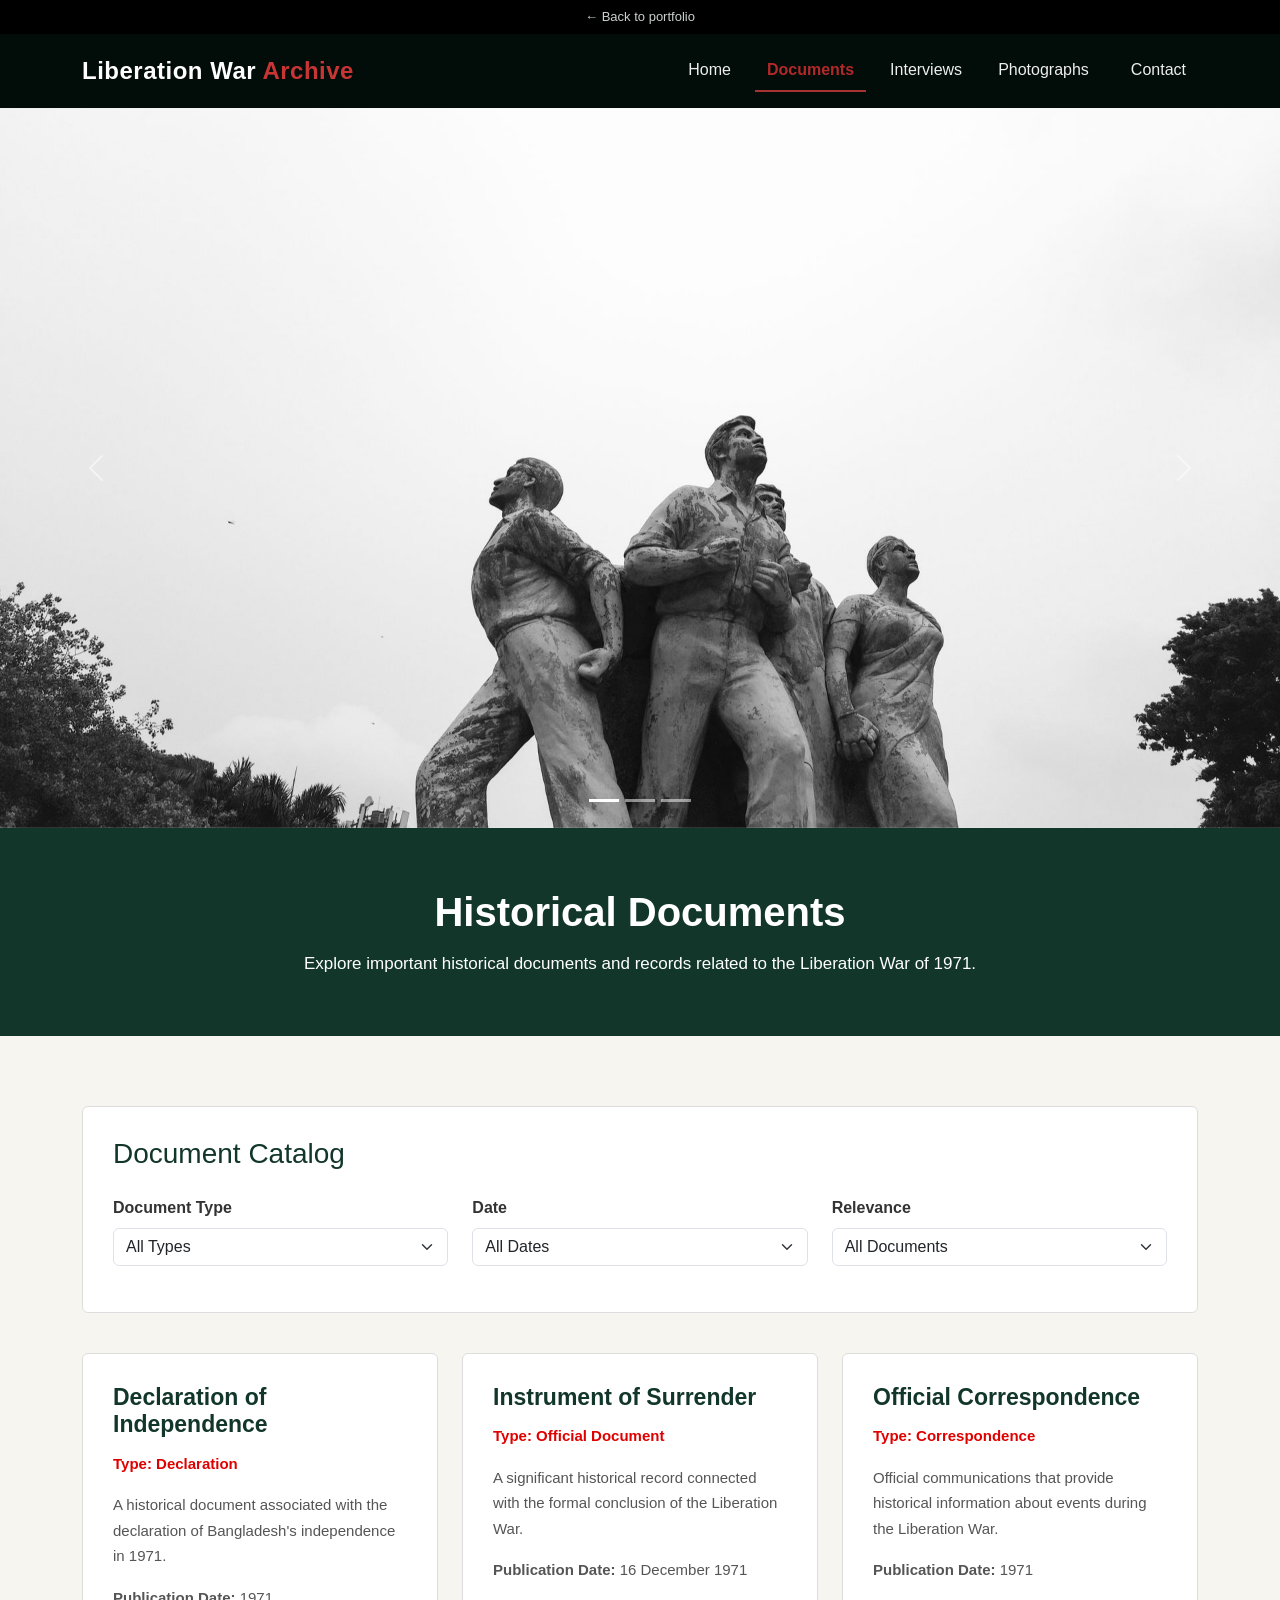
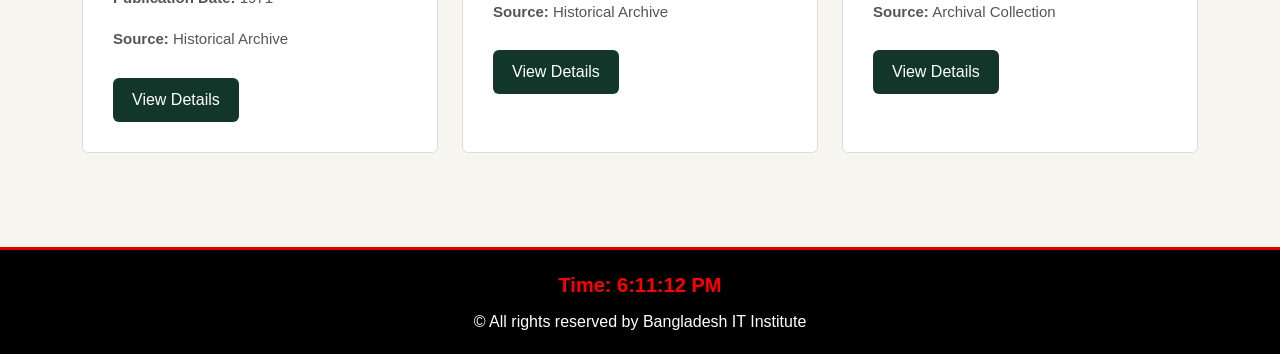
<file: project-1/documents.html>
<!DOCTYPE html>
<html lang="en">
<head>
    <meta charset="UTF-8">
    <meta name="viewport" content="width=device-width, initial-scale=1.0">
    <title>Historical Documents | Liberation War Archive</title>
    <meta name="description" content="Browse and filter historical documents from the 1971 Liberation War of Bangladesh.">
    <link href="https://cdn.jsdelivr.net/npm/bootstrap@5.0.2/dist/css/bootstrap.min.css" rel="stylesheet" integrity="sha384-EVSTQN3/azprG1Anm3QDgpJLIm9Nao0Yz1ztcQTwFspd3yD65VohhpuuCOmLASjC" crossorigin="anonymous">
    <link rel="stylesheet" href="style.css">

</head>
<body>
    <a class="portfolio-bar" href="../index.html#projects">&larr; Back to portfolio</a>

    <!-- =============navStart====== -->
        <header>
    <nav class="navbar navbar-expand-lg archive-navbar navbar-dark">
        <div class="container">

            
            <a class="navbar-brand archive-logo" href="index.html">
                Liberation War <span>Archive</span>
            </a>

            
            <button class="navbar-toggler" type="button"
                    data-bs-toggle="collapse"
                    data-bs-target="#mainNavbar">
                <span class="navbar-toggler-icon"></span>
            </button>

            
            <div class="collapse navbar-collapse" id="mainNavbar">
                <ul class="navbar-nav ms-auto text-center">

                    <li class="nav-item">
                        <a class="nav-link" href="index.html">Home</a>
                    </li>
                    <li class="nav-item">
                        <a class="nav-link active" aria-current="page" href="documents.html">Documents</a>
                    </li>

                    <li class="nav-item">
                        <a class="nav-link" href="interview.html">Interviews</a>
                    </li>

                    <li class="nav-item">
                        <a class="nav-link" href="photographs.html">Photographs</a>
                    </li>

                    <li class="nav-item">
                        <a class="nav-link contact-btn" href="contact.html">
                            Contact
                        </a>
                    </li>

                </ul>
            </div>

        </div>
    </nav>
</header>

        <!-- ==========navEnd========= -->

        <!-- ========bannerstart========= -->
         <div id="carouselExampleIndicators" class="carousel slide" data-bs-ride="carousel">
  <div class="carousel-indicators">
    <button type="button" data-bs-target="#carouselExampleIndicators" data-bs-slide-to="0" class="active" aria-current="true" aria-label="Slide 1"></button>
    <button type="button" data-bs-target="#carouselExampleIndicators" data-bs-slide-to="1" aria-label="Slide 2"></button>
    <button type="button" data-bs-target="#carouselExampleIndicators" data-bs-slide-to="2" aria-label="Slide 3"></button>
  </div>
  <div class="carousel-inner">
    <div class="carousel-item active">
      <img src="images/b-1.jpg" class="d-block w-100" alt="Historical photograph from the Liberation War, slide 1">
    </div>
    <div class="carousel-item">
      <img src="images/b-2.jpg" class="d-block w-100" alt="Historical photograph from the Liberation War, slide 2">
    </div>
    <div class="carousel-item">
      <img src="images/b-3.jpg" class="d-block w-100" alt="Historical photograph from the Liberation War, slide 3">
    </div>
  </div>
  <button class="carousel-control-prev" type="button" data-bs-target="#carouselExampleIndicators" data-bs-slide="prev">
    <span class="carousel-control-prev-icon" aria-hidden="true"></span>
    <span class="visually-hidden">Previous</span>
  </button>
  <button class="carousel-control-next" type="button" data-bs-target="#carouselExampleIndicators" data-bs-slide="next">
    <span class="carousel-control-next-icon" aria-hidden="true"></span>
    <span class="visually-hidden">Next</span>
  </button>
</div>

<!-- ========bannerEnd===== -->

<section class="document-header">
    <div class="container text-center">

        <h1>Historical Documents</h1>

        <p>
            Explore important historical documents and records
            related to the Liberation War of 1971.
        </p>

    </div>
</section>


<!-- ===DocumentCat=== -->
<section class="documents-section">

    <div class="container">

        <!-- ===Filter=== -->
        <div class="document-filter">

            <h2>Document Catalog</h2>

            <div class="row">

                <div class="col-lg-4 col-md-4 col-sm-12 mb-3">
                    <label for="filterType">Document Type</label>
                    <select class="form-select" id="filterType">
                        <option value="all">All Types</option>
                        <option value="declaration">Declaration</option>
                        <option value="official">Official Document</option>
                        <option value="correspondence">Correspondence</option>
                    </select>
                </div>

                <div class="col-lg-4 col-md-4 col-sm-12 mb-3">
                    <label for="filterDate">Date</label>
                    <select class="form-select" id="filterDate">
                        <option value="all">All Dates</option>
                        <option value="1971">1971</option>
                    </select>
                </div>

                <div class="col-lg-4 col-md-4 col-sm-12 mb-3">
                    <label for="filterRelevance">Relevance</label>
                    <select class="form-select" id="filterRelevance">
                        <option value="all">All Documents</option>
                        <option value="high">Highly Relevant</option>
                        <option value="general">General Reference</option>
                    </select>
                </div>

            </div>

        </div>


        <!-- ===Documents==== -->
        <div class="row" id="documentList">

            <div class="col-lg-4 col-md-6 col-sm-12 mb-4 doc-item"
                 data-type="declaration" data-year="1971" data-relevance="high">
                <div class="document-card">
                    <h3>Declaration of Independence</h3>
                    <p class="document-type">Type: Declaration</p>
                    <p>
                        A historical document associated with the
                        declaration of Bangladesh's independence in 1971.
                    </p>
                    <p><strong>Publication Date:</strong> 1971</p>
                    <p><strong>Source:</strong> Historical Archive</p>
                    <button type="button" class="btn document-btn"
                            data-doc-title="Declaration of Independence"
                            data-doc-meta="Declaration &middot; 1971"
                            data-doc-text="Bangladesh declared its independence in March 1971. A formal Proclamation of Independence was later issued in April 1971 by the provisional government at Mujibnagar, setting out the reasons for the struggle and the principles of the new state.">
                        View Details
                    </button>
                </div>
            </div>

            <div class="col-lg-4 col-md-6 col-sm-12 mb-4 doc-item"
                 data-type="official" data-year="1971" data-relevance="high">
                <div class="document-card">
                    <h3>Instrument of Surrender</h3>
                    <p class="document-type">Type: Official Document</p>
                    <p>
                        A significant historical record connected with the
                        formal conclusion of the Liberation War.
                    </p>
                    <p><strong>Publication Date:</strong> 16 December 1971</p>
                    <p><strong>Source:</strong> Historical Archive</p>
                    <button type="button" class="btn document-btn"
                            data-doc-title="Instrument of Surrender"
                            data-doc-meta="Official Document &middot; 16 December 1971"
                            data-doc-text="Signed in Dhaka on 16 December 1971, this document recorded the surrender of the Pakistan Eastern Command to the joint forces of Bangladesh and India, bringing the nine-month war to its formal end.">
                        View Details
                    </button>
                </div>
            </div>

            <div class="col-lg-4 col-md-6 col-sm-12 mb-4 doc-item"
                 data-type="correspondence" data-year="1971" data-relevance="general">
                <div class="document-card">
                    <h3>Official Correspondence</h3>
                    <p class="document-type">Type: Correspondence</p>
                    <p>
                        Official communications that provide historical
                        information about events during the Liberation War.
                    </p>
                    <p><strong>Publication Date:</strong> 1971</p>
                    <p><strong>Source:</strong> Archival Collection</p>
                    <button type="button" class="btn document-btn"
                            data-doc-title="Official Correspondence"
                            data-doc-meta="Correspondence &middot; 1971"
                            data-doc-text="Letters, telegrams and official notes exchanged during 1971 help researchers follow how decisions were made and how events were reported at the time. Individual items will be added to the catalog as they are digitised.">
                        View Details
                    </button>
                </div>
            </div>

        </div>

        <!-- shown when filters match nothing -->
        <p class="empty-state d-none" id="docEmpty">
            No documents match these filters yet. Try choosing "All" in one of the menus.
        </p>

    </div>

</section>


<!-- Details popup -->
<div class="modal fade" id="docModal" tabindex="-1" aria-labelledby="docModalTitle" aria-hidden="true">
    <div class="modal-dialog modal-dialog-centered">
        <div class="modal-content">
            <div class="modal-header">
                <h5 class="modal-title" id="docModalTitle"></h5>
                <button type="button" class="btn-close" data-bs-dismiss="modal" aria-label="Close"></button>
            </div>
            <div class="modal-body">
                <p class="doc-modal-meta" id="docModalMeta"></p>
                <p id="docModalText"></p>
            </div>
            <div class="modal-footer">
                <button type="button" class="btn document-btn" data-bs-dismiss="modal">Close</button>
            </div>
        </div>
    </div>
</div>

<footer>
    <div class="container text-center">
    <div class="clock"></div>
    <div>
        &copy; All rights reserved by Bangladesh IT Institute
    </div>
    </div>
</footer>














    <script src="script.js"></script>
    <script src="https://cdn.jsdelivr.net/npm/bootstrap@5.0.2/dist/js/bootstrap.bundle.min.js" integrity="sha384-MrcW6ZMFYlzcLA8Nl+NtUVF0sA7MsXsP1UyJoMp4YLEuNSfAP+JcXn/tWtIaxVXM" crossorigin="anonymous"></script>
    
</body>
</html>
</file>
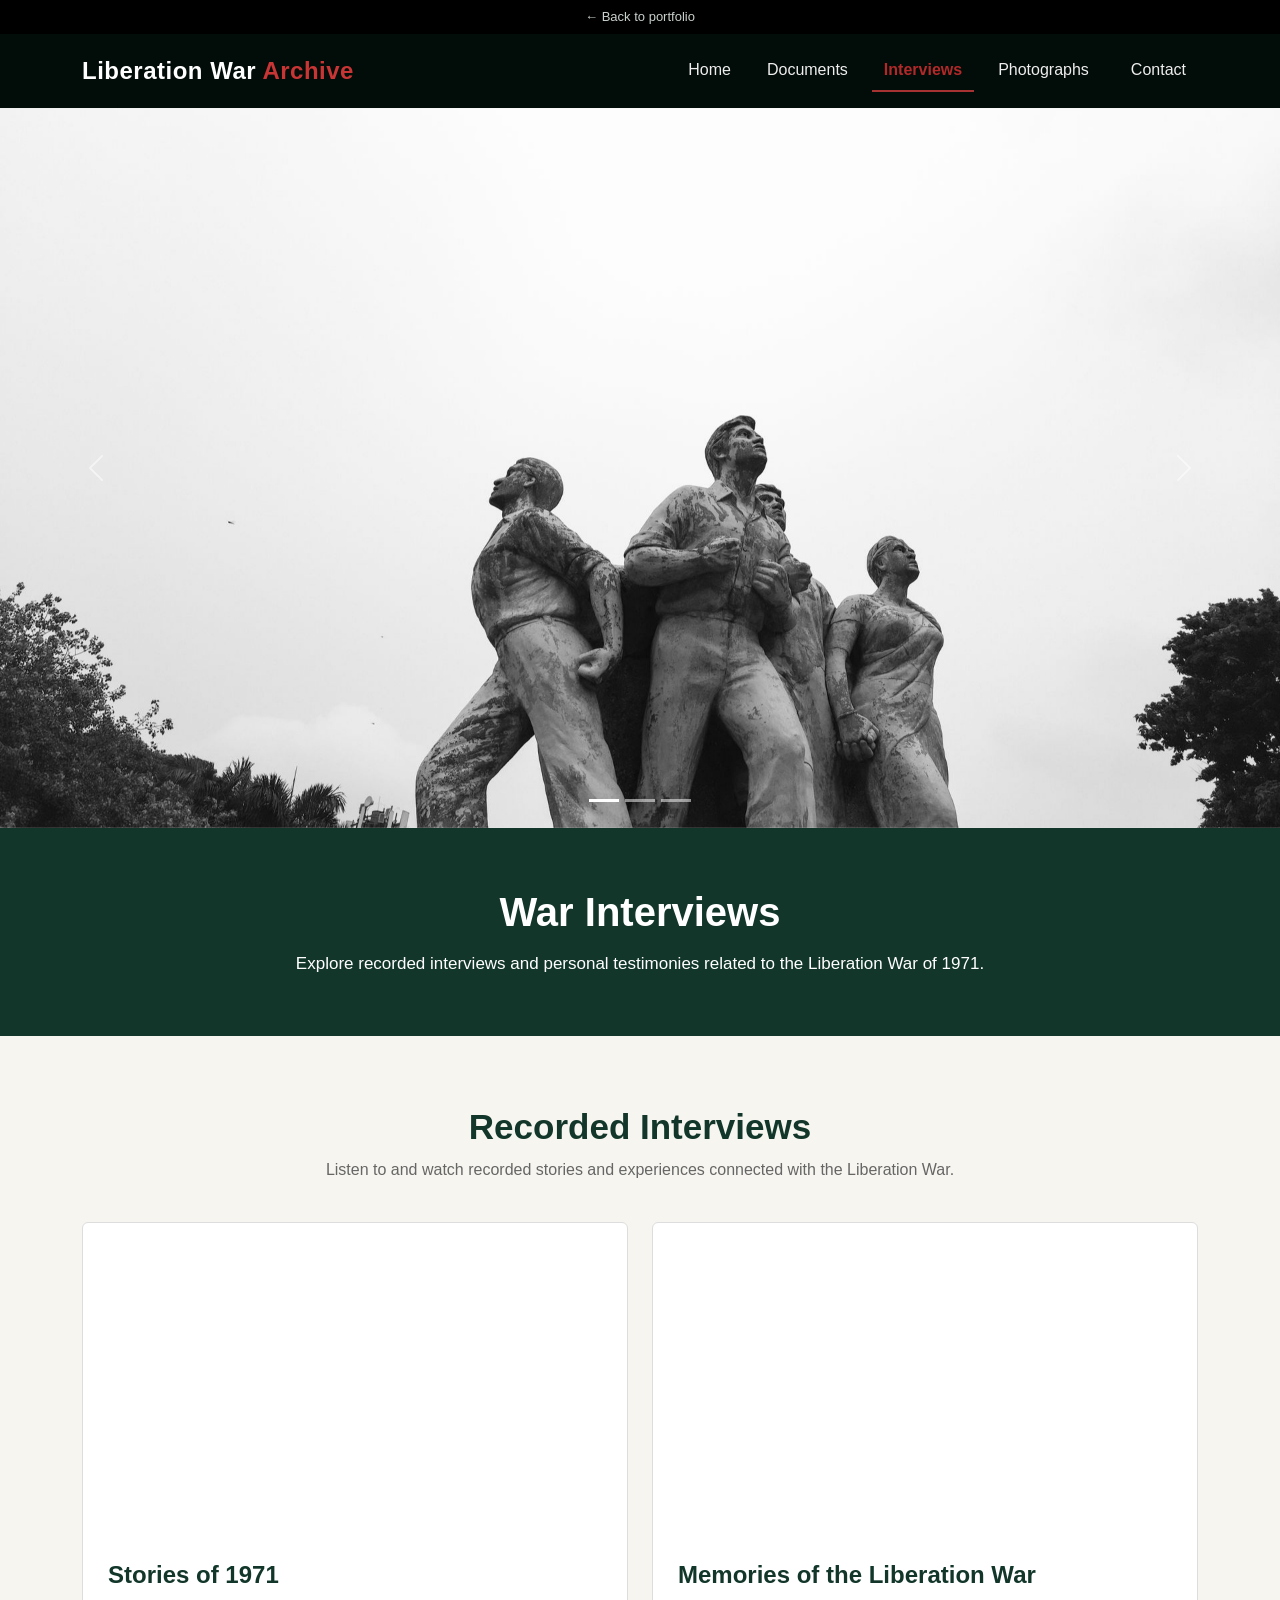
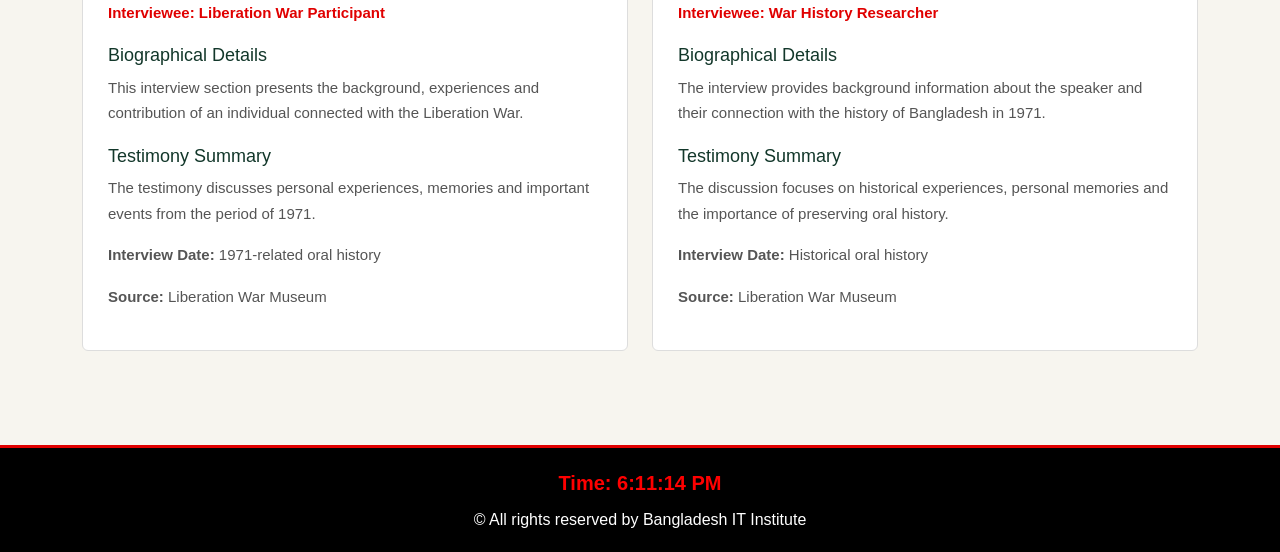
<file: project-1/interview.html>
<!DOCTYPE html>
<html lang="en">
<head>
    <meta charset="UTF-8">
    <meta name="viewport" content="width=device-width, initial-scale=1.0">
    <title>War Interviews | Liberation War Archive</title>
    <meta name="description" content="Oral histories and personal testimonies from the 1971 Liberation War.">
    <link href="https://cdn.jsdelivr.net/npm/bootstrap@5.0.2/dist/css/bootstrap.min.css" rel="stylesheet" integrity="sha384-EVSTQN3/azprG1Anm3QDgpJLIm9Nao0Yz1ztcQTwFspd3yD65VohhpuuCOmLASjC" crossorigin="anonymous">
    <link rel="stylesheet" href="style.css">

</head>
<body>
    <a class="portfolio-bar" href="../index.html#projects">&larr; Back to portfolio</a>

    <!-- =============navStart====== -->
        <header>
    <nav class="navbar navbar-expand-lg archive-navbar navbar-dark">
        <div class="container">

            
            <a class="navbar-brand archive-logo" href="index.html">
                Liberation War <span>Archive</span>
            </a>

            
            <button class="navbar-toggler" type="button"
                    data-bs-toggle="collapse"
                    data-bs-target="#mainNavbar">
                <span class="navbar-toggler-icon"></span>
            </button>

            
            <div class="collapse navbar-collapse" id="mainNavbar">
                <ul class="navbar-nav ms-auto text-center">

                    <li class="nav-item">
                        <a class="nav-link" href="index.html">Home</a>
                    </li>
                    <li class="nav-item">
                        <a class="nav-link" href="documents.html">Documents</a>
                    </li>

                    <li class="nav-item">
                        <a class="nav-link active" aria-current="page" href="interview.html">Interviews</a>
                    </li>

                    <li class="nav-item">
                        <a class="nav-link" href="photographs.html">Photographs</a>
                    </li>

                    <li class="nav-item">
                        <a class="nav-link contact-btn" href="contact.html">
                            Contact
                        </a>
                    </li>

                </ul>
            </div>

        </div>
    </nav>
</header>

        <!-- ==========navEnd========= -->

        <!-- ========bannerstart========= -->
         <div id="carouselExampleIndicators" class="carousel slide" data-bs-ride="carousel">
  <div class="carousel-indicators">
    <button type="button" data-bs-target="#carouselExampleIndicators" data-bs-slide-to="0" class="active" aria-current="true" aria-label="Slide 1"></button>
    <button type="button" data-bs-target="#carouselExampleIndicators" data-bs-slide-to="1" aria-label="Slide 2"></button>
    <button type="button" data-bs-target="#carouselExampleIndicators" data-bs-slide-to="2" aria-label="Slide 3"></button>
  </div>
  <div class="carousel-inner">
    <div class="carousel-item active">
      <img src="images/b-1.jpg" class="d-block w-100" alt="Historical photograph from the Liberation War, slide 1">
    </div>
    <div class="carousel-item">
      <img src="images/b-2.jpg" class="d-block w-100" alt="Historical photograph from the Liberation War, slide 2">
    </div>
    <div class="carousel-item">
      <img src="images/b-3.jpg" class="d-block w-100" alt="Historical photograph from the Liberation War, slide 3">
    </div>
  </div>
  <button class="carousel-control-prev" type="button" data-bs-target="#carouselExampleIndicators" data-bs-slide="prev">
    <span class="carousel-control-prev-icon" aria-hidden="true"></span>
    <span class="visually-hidden">Previous</span>
  </button>
  <button class="carousel-control-next" type="button" data-bs-target="#carouselExampleIndicators" data-bs-slide="next">
    <span class="carousel-control-next-icon" aria-hidden="true"></span>
    <span class="visually-hidden">Next</span>
  </button>
</div>

<!-- ========bannerEnd===== -->

<!-- ===Header=== -->
<section class="interview-header">

    <div class="container text-center">

        <h1>War Interviews</h1>

        <p>
            Explore recorded interviews and personal testimonies
            related to the Liberation War of 1971.
        </p>

    </div>

</section>


<!-- ===InterviewSec=== -->
<section class="interviews-section">

    <div class="container">

        <div class="section-title text-center">

            <h2>Recorded Interviews</h2>

            <p>
                Listen to and watch recorded stories and experiences
                connected with the Liberation War.
            </p>

        </div>


        <div class="row">


            <!-- ====Interview1=== -->
            <div class="col-lg-6 col-md-6 col-sm-12 mb-4">

                <div class="interview-card">

                    <!-- ====YtVideo=== -->
                    <div class="video-box">

                        <iframe
                            src="https://www.youtube.com/embed/TjURFiJ3q14"
                            title="Liberation War Interview"
                            allowfullscreen>
                        </iframe>

                    </div>


                    <div class="interview-content">

                        <h3>Stories of 1971</h3>

                        <p class="interview-role">
                            Interviewee: Liberation War Participant
                        </p>

                        <h4>Biographical Details</h4>

                        <p>
                            This interview section presents the background,
                            experiences and contribution of an individual
                            connected with the Liberation War.
                        </p>


                        <h4>Testimony Summary</h4>

                        <p>
                            The testimony discusses personal experiences,
                            memories and important events from the period
                            of 1971.
                        </p>


                        <p>
                            <strong>Interview Date:</strong> 1971-related oral history
                        </p>

                        <p>
                            <strong>Source:</strong> Liberation War Museum
                        </p>

                    </div>

                </div>

            </div>


            <!-- ==Interview2===== -->
            <div class="col-lg-6 col-md-6 col-sm-12 mb-4">

                <div class="interview-card">

                    <!-- ===YTVideo=== -->
                    <div class="video-box">

                        <iframe
                            src="https://www.youtube.com/embed/i6xjswIIRJs"
                            title="Bangladesh Liberation War Interview"
                            allowfullscreen>
                        </iframe>

                    </div>


                    <div class="interview-content">

                        <h3>Memories of the Liberation War</h3>

                        <p class="interview-role">
                            Interviewee: War History Researcher
                        </p>

                        <h4>Biographical Details</h4>

                        <p>
                            The interview provides background information
                            about the speaker and their connection with
                            the history of Bangladesh in 1971.
                        </p>


                        <h4>Testimony Summary</h4>

                        <p>
                            The discussion focuses on historical experiences,
                            personal memories and the importance of preserving
                            oral history.
                        </p>


                        <p>
                            <strong>Interview Date:</strong>
                            Historical oral history
                        </p>

                        <p>
                            <strong>Source:</strong>
                            Liberation War Museum
                        </p>

                    </div>

                </div>

            </div>


        </div>

    </div>

</section>








<footer>
    <div class="container text-center">
    <div class="clock"></div>
    <div>
        &copy; All rights reserved by Bangladesh IT Institute
    </div>
    </div>
</footer>














    <script src="script.js"></script>
    <script src="https://cdn.jsdelivr.net/npm/bootstrap@5.0.2/dist/js/bootstrap.bundle.min.js" integrity="sha384-MrcW6ZMFYlzcLA8Nl+NtUVF0sA7MsXsP1UyJoMp4YLEuNSfAP+JcXn/tWtIaxVXM" crossorigin="anonymous"></script>
    
</body>
</html>
</file>
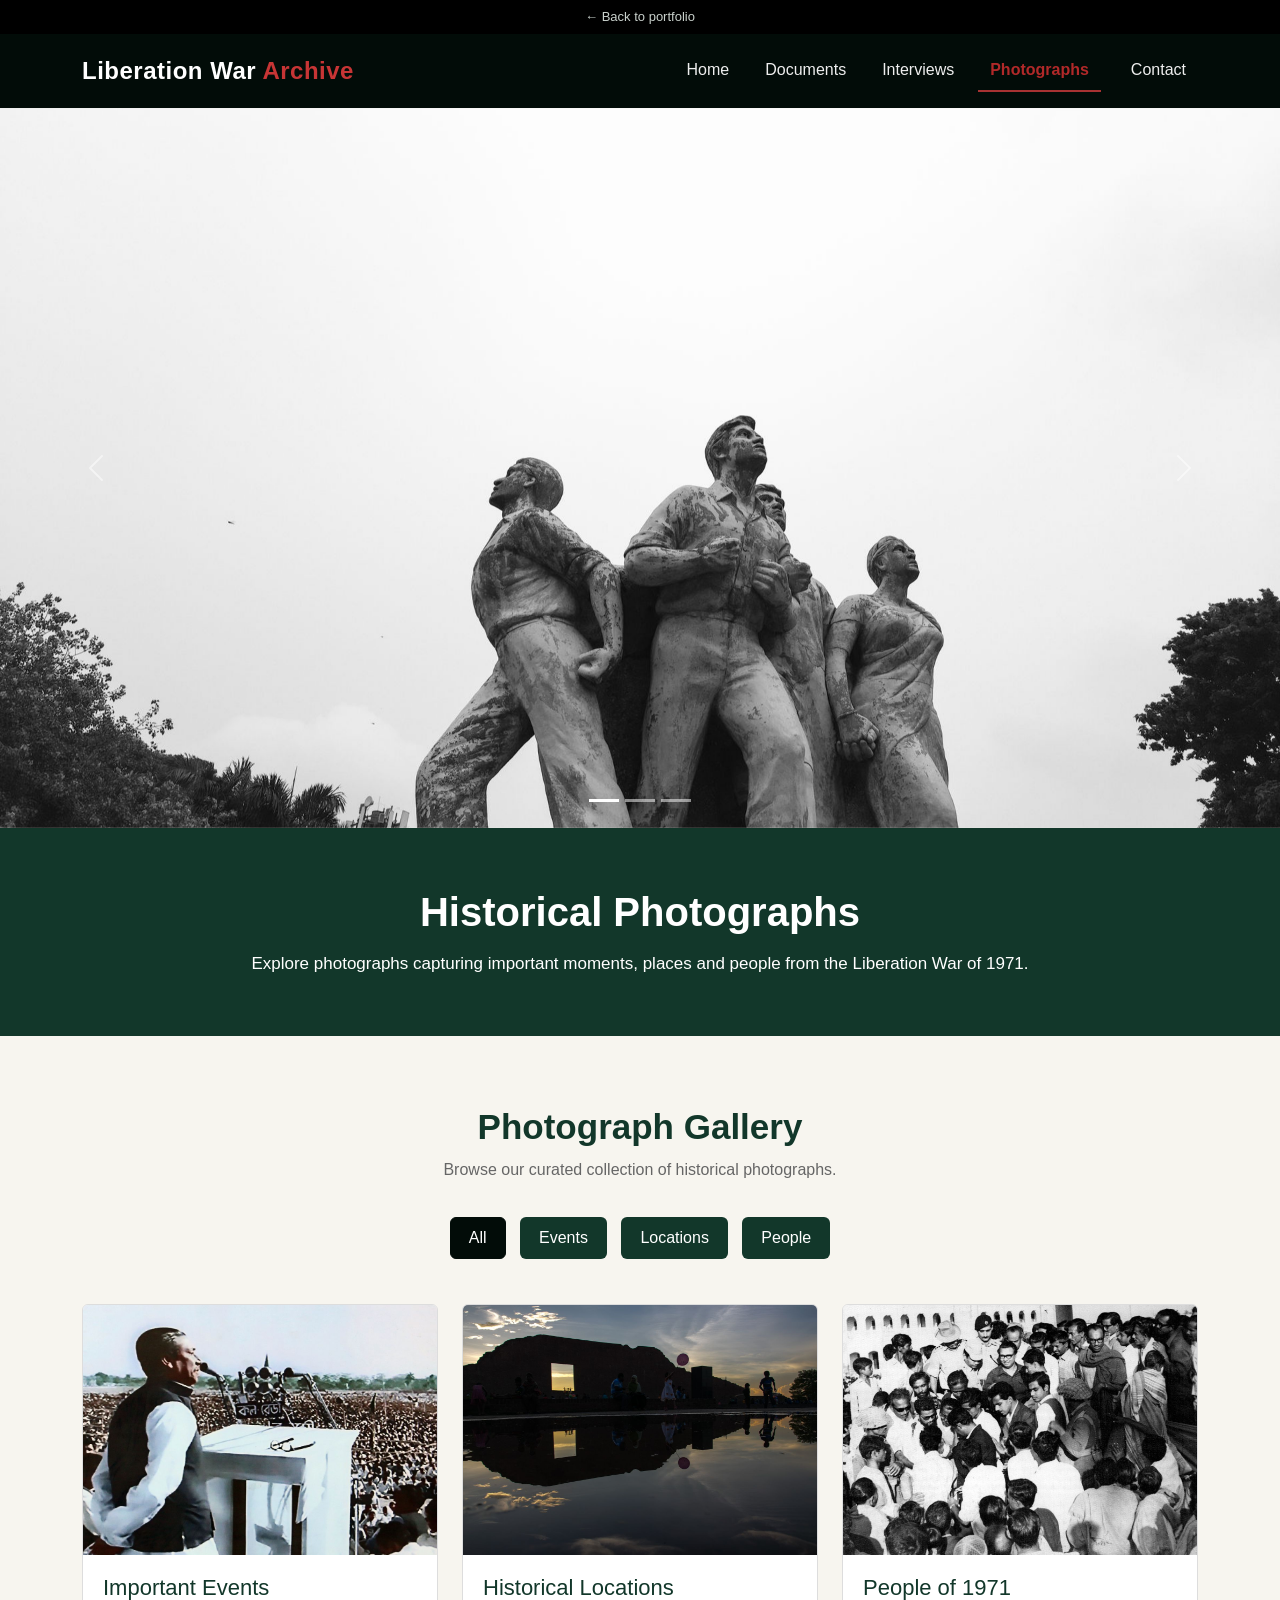
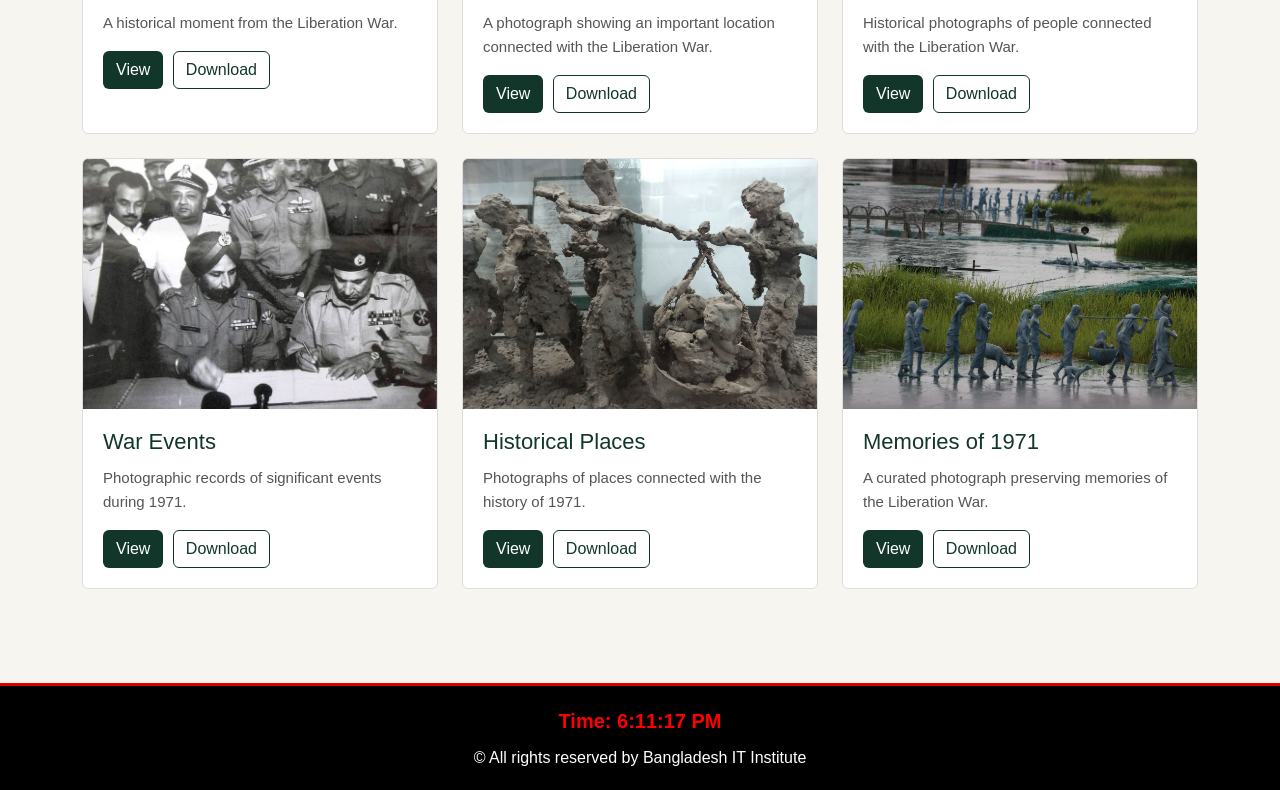
<file: project-1/photographs.html>
<!DOCTYPE html>
<html lang="en">
<head>
    <meta charset="UTF-8">
    <meta name="viewport" content="width=device-width, initial-scale=1.0">
    <title>Historical Photographs | Liberation War Archive</title>
    <meta name="description" content="A curated gallery of photographs from the 1971 Liberation War of Bangladesh.">
    <link href="https://cdn.jsdelivr.net/npm/bootstrap@5.0.2/dist/css/bootstrap.min.css" rel="stylesheet" integrity="sha384-EVSTQN3/azprG1Anm3QDgpJLIm9Nao0Yz1ztcQTwFspd3yD65VohhpuuCOmLASjC" crossorigin="anonymous">
    <link rel="stylesheet" href="style.css">

</head>
<body>
    <a class="portfolio-bar" href="../index.html#projects">&larr; Back to portfolio</a>

    <!-- =============navStart====== -->
        <header>
    <nav class="navbar navbar-expand-lg archive-navbar navbar-dark">
        <div class="container">

            
            <a class="navbar-brand archive-logo" href="index.html">
                Liberation War <span>Archive</span>
            </a>

            
            <button class="navbar-toggler" type="button"
                    data-bs-toggle="collapse"
                    data-bs-target="#mainNavbar">
                <span class="navbar-toggler-icon"></span>
            </button>

            
            <div class="collapse navbar-collapse" id="mainNavbar">
                <ul class="navbar-nav ms-auto text-center">

                    <li class="nav-item">
                        <a class="nav-link" href="index.html">Home</a>
                    </li>
                    <li class="nav-item">
                        <a class="nav-link" href="documents.html">Documents</a>
                    </li>

                    <li class="nav-item">
                        <a class="nav-link" href="interview.html">Interviews</a>
                    </li>

                    <li class="nav-item">
                        <a class="nav-link active" aria-current="page" href="photographs.html">Photographs</a>
                    </li>

                    <li class="nav-item">
                        <a class="nav-link contact-btn" href="contact.html">
                            Contact
                        </a>
                    </li>

                </ul>
            </div>

        </div>
    </nav>
</header>

        <!-- ==========navEnd========= -->

        <!-- ========bannerstart========= -->
         <div id="carouselExampleIndicators" class="carousel slide" data-bs-ride="carousel">
  <div class="carousel-indicators">
    <button type="button" data-bs-target="#carouselExampleIndicators" data-bs-slide-to="0" class="active" aria-current="true" aria-label="Slide 1"></button>
    <button type="button" data-bs-target="#carouselExampleIndicators" data-bs-slide-to="1" aria-label="Slide 2"></button>
    <button type="button" data-bs-target="#carouselExampleIndicators" data-bs-slide-to="2" aria-label="Slide 3"></button>
  </div>
  <div class="carousel-inner">
    <div class="carousel-item active">
      <img src="images/b-1.jpg" class="d-block w-100" alt="Historical photograph from the Liberation War, slide 1">
    </div>
    <div class="carousel-item">
      <img src="images/b-2.jpg" class="d-block w-100" alt="Historical photograph from the Liberation War, slide 2">
    </div>
    <div class="carousel-item">
      <img src="images/b-3.jpg" class="d-block w-100" alt="Historical photograph from the Liberation War, slide 3">
    </div>
  </div>
  <button class="carousel-control-prev" type="button" data-bs-target="#carouselExampleIndicators" data-bs-slide="prev">
    <span class="carousel-control-prev-icon" aria-hidden="true"></span>
    <span class="visually-hidden">Previous</span>
  </button>
  <button class="carousel-control-next" type="button" data-bs-target="#carouselExampleIndicators" data-bs-slide="next">
    <span class="carousel-control-next-icon" aria-hidden="true"></span>
    <span class="visually-hidden">Next</span>
  </button>
</div>

<!-- ========bannerEnd===== -->

<!-- Page Header -->
<section class="photo-header">

    <div class="container text-center">

        <h1>Historical Photographs</h1>

        <p>
            Explore photographs capturing important moments,
            places and people from the Liberation War of 1971.
        </p>

    </div>

</section>


<!-- Photo Gallery -->
<section class="photo-section">

    <div class="container">

        <!-- Gallery Title -->
        <div class="photo-title text-center">

            <h2>Photograph Gallery</h2>

            <p>
                Browse our curated collection of historical photographs.
            </p>

        </div>


        <!-- Categories -->
        <div class="photo-category text-center">

            <button class="btn category-btn active" data-filter="all">All</button>
            <button class="btn category-btn" data-filter="events">Events</button>
            <button class="btn category-btn" data-filter="locations">Locations</button>
            <button class="btn category-btn" data-filter="people">People</button>

        </div>


        
        <div class="row" id="photoGrid">


            
            <div class="col-lg-4 col-md-6 col-sm-12 mb-4 photo-item" data-category="events">

                <div class="photo-card">

                    <img src="images/p-1.jpg"
                         alt="Liberation War Event"
                         class="img-fluid">

                    <div class="photo-content">

                        <h3>Important Events</h3>

                        <p>
                            A historical moment from the Liberation War.
                        </p>

                        <div class="photo-buttons">

                            <a href="images/p-1.jpg"
                               target="_blank"
                               class="btn view-btn">
                                View
                            </a>

                            <a href="images/p-1.jpg"
                               download
                               class="btn download-btn">
                                Download
                            </a>

                        </div>

                    </div>

                </div>

            </div>


            
            <div class="col-lg-4 col-md-6 col-sm-12 mb-4 photo-item" data-category="locations">

                <div class="photo-card">

                    <img src="images/p-2.jpg"
                         alt="Liberation War Location"
                         class="img-fluid">

                    <div class="photo-content">

                        <h3>Historical Locations</h3>

                        <p>
                            A photograph showing an important location
                            connected with the Liberation War.
                        </p>

                        <div class="photo-buttons">

                            <a href="images/p-2.jpg"
                               target="_blank"
                               class="btn view-btn">
                                View
                            </a>

                            <a href="images/p-2.jpg"
                               download
                               class="btn download-btn">
                                Download
                            </a>

                        </div>

                    </div>

                </div>

            </div>


            
            <div class="col-lg-4 col-md-6 col-sm-12 mb-4 photo-item" data-category="people">

                <div class="photo-card">

                    <img src="images/p-22.jpg"
                         alt="People of Liberation War"
                         class="img-fluid">

                    <div class="photo-content">

                        <h3>People of 1971</h3>

                        <p>
                            Historical photographs of people connected
                            with the Liberation War.
                        </p>

                        <div class="photo-buttons">

                            <a href="images/p-22.jpg"
                               target="_blank"
                               class="btn view-btn">
                                View
                            </a>

                            <a href="images/p-22.jpg"
                               download
                               class="btn download-btn">
                                Download
                            </a>

                        </div>

                    </div>

                </div>

            </div>


            
            <div class="col-lg-4 col-md-6 col-sm-12 mb-4 photo-item" data-category="events">

                <div class="photo-card">

                    <img src="images/p-3.jpg"
                         alt="Liberation War Event"
                         class="img-fluid">

                    <div class="photo-content">

                        <h3>War Events</h3>

                        <p>
                            Photographic records of significant events
                            during 1971.
                        </p>

                        <div class="photo-buttons">

                            <a href="images/p-3.jpg"
                               target="_blank"
                               class="btn view-btn">
                                View
                            </a>

                            <a href="images/p-3.jpg"
                               download
                               class="btn download-btn">
                                Download
                            </a>

                        </div>

                    </div>

                </div>

            </div>


            
            <div class="col-lg-4 col-md-6 col-sm-12 mb-4 photo-item" data-category="locations">

                <div class="photo-card">

                    <img src="images/p-5.jpg"
                         alt="Historical Place"
                         class="img-fluid">

                    <div class="photo-content">

                        <h3>Historical Places</h3>

                        <p>
                            Photographs of places connected with
                            the history of 1971.
                        </p>

                        <div class="photo-buttons">

                            <a href="images/p-5.jpg"
                               target="_blank"
                               class="btn view-btn">
                                View
                            </a>

                            <a href="images/p-5.jpg"
                               download
                               class="btn download-btn">
                                Download
                            </a>

                        </div>

                    </div>

                </div>

            </div>


            
            <div class="col-lg-4 col-md-6 col-sm-12 mb-4 photo-item" data-category="people">

                <div class="photo-card">

                    <img src="images/p-6.jpg"
                         alt="Liberation War Memory"
                         class="img-fluid">

                    <div class="photo-content">

                        <h3>Memories of 1971</h3>

                        <p>
                            A curated photograph preserving memories
                            of the Liberation War.
                        </p>

                        <div class="photo-buttons">

                            <a href="images/p-6.jpg"
                               target="_blank"
                               class="btn view-btn">
                                View
                            </a>

                            <a href="images/p-6.jpg"
                               download
                               class="btn download-btn">
                                Download
                            </a>

                        </div>

                    </div>

                </div>

            </div>


        </div>

    </div>

</section>









<footer>
    <div class="container text-center">
    <div class="clock"></div>
    <div>
        &copy; All rights reserved by Bangladesh IT Institute
    </div>
    </div>
</footer>














    <script src="script.js"></script>
    <script src="https://cdn.jsdelivr.net/npm/bootstrap@5.0.2/dist/js/bootstrap.bundle.min.js" integrity="sha384-MrcW6ZMFYlzcLA8Nl+NtUVF0sA7MsXsP1UyJoMp4YLEuNSfAP+JcXn/tWtIaxVXM" crossorigin="anonymous"></script>
    
</body>
</html>
</file>
<file: style.css>
/* =====================================================
   MUZAHIDUL ISLAM PORTFOLIO
   Modern Frontend Developer Portfolio
===================================================== */


/* ================= ROOT ================= */

:root {

    --bg: #070b14;
    --bg-soft: #0b1120;
    --card: #0d1424;
    --card-light: #111a2c;

    --text: #f8fafc;
    --muted: #94a3b8;

    --primary: #60a5fa;
    --primary-dark: #2563eb;

    --border: rgba(148, 163, 184, 0.13);

    --font-main: "Inter", sans-serif;
    --font-display: "Space Grotesk", sans-serif;
}


/* ================= GLOBAL ================= */

* {
    margin: 0;
    padding: 0;
    box-sizing: border-box;
}

html {
    scroll-behavior: smooth;
}

body {
    background: var(--bg);
    color: var(--text);
    font-family: var(--font-main);
    overflow-x: hidden;
}

a {
    text-decoration: none;
}

img {
    max-width: 100%;
    display: block;
}

::selection {
    background: var(--primary);
    color: #000;
}


/* ================= NAVBAR ================= */

.navbar {
    background: rgba(7, 11, 20, 0.75);
    backdrop-filter: blur(18px);
    border-bottom: 1px solid var(--border);
    padding: 18px 0;
    transition: 0.3s ease;
}

.navbar.scrolled {
    background: rgba(5, 8, 16, 0.95);
}

.navbar-brand {
    font-family: var(--font-display);
    font-size: 2rem;
    font-weight: 800;
    color: var(--text);
}

.navbar-brand span,
.footer-logo span {
    color: var(--primary);
}

.nav-link {
    color: #aebbd0 !important;
    font-size: 0.9rem;
    font-weight: 500;
    transition: 0.3s;
}

.nav-link:hover,
.nav-link.active {
    color: var(--primary) !important;
}

.nav-btn {
    display: inline-block;
    padding: 10px 18px;
    border: 1px solid rgba(96, 165, 250, 0.4);
    border-radius: 8px;
    color: var(--primary);
    font-size: 0.85rem;
    font-weight: 600;
    transition: 0.3s;
}

.nav-btn:hover {
    background: var(--primary);
    color: #020617;
}

.navbar-toggler {
    border-color: var(--border);
}

.navbar-toggler:focus {
    box-shadow: none;
}


/* ================= HERO ================= */

.hero-section {
    position: relative;
    min-height: 100vh;
    overflow: hidden;
    display: flex;
    align-items: center;

    background:
        radial-gradient(
            circle at 80% 20%,
            rgba(37, 99, 235, 0.14),
            transparent 30%
        ),
        var(--bg);
}

.hero-glow {
    position: absolute;
    width: 500px;
    height: 500px;
    border-radius: 50%;
    filter: blur(120px);
    opacity: 0.12;
    pointer-events: none;
}

.glow-one {
    background: #2563eb;
    top: 5%;
    right: 5%;
}

.glow-two {
    background: #06b6d4;
    bottom: -20%;
    left: -10%;
}

.availability {
    display: inline-flex;
    align-items: center;
    gap: 8px;

    padding: 8px 13px;

    border: 1px solid rgba(96, 165, 250, 0.2);
    border-radius: 50px;

    background: rgba(96, 165, 250, 0.05);

    color: #b8c8dc;

    font-size: 0.75rem;
    margin-bottom: 30px;
}

.status-dot {
    width: 7px;
    height: 7px;

    border-radius: 50%;

    background: #22c55e;

    box-shadow: 0 0 12px #22c55e;
}

.hero-small {
    color: var(--primary);
    font-size: 0.8rem;
    font-weight: 700;
    letter-spacing: 4px;
    margin-bottom: 12px;
}

.hero-title {
    font-family: var(--font-display);

    font-size: clamp(3.5rem, 8vw, 7rem);

    font-weight: 700;
    line-height: 0.95;

    letter-spacing: -5px;

    margin-bottom: 20px;
}

.hero-title span {
    display: block;
    color: var(--primary);
}

.hero-role {
    font-family: var(--font-display);

    font-size: clamp(1.4rem, 3vw, 2rem);

    color: #d7e0ec;

    margin-bottom: 25px;
}

.hero-description {
    max-width: 620px;

    color: var(--muted);

    font-size: 1.05rem;

    line-height: 1.9;

    margin-bottom: 35px;
}

.hero-buttons {
    display: flex;
    flex-wrap: wrap;
    gap: 12px;
}

.btn-main,
.btn-outline {
    display: inline-flex;
    align-items: center;
    gap: 10px;

    padding: 13px 22px;

    border-radius: 8px;

    font-size: 0.9rem;
    font-weight: 600;

    transition: 0.3s;
}

.btn-main {
    background: var(--primary);
    color: #020617;
}

.btn-main:hover {
    background: #93c5fd;
    color: #020617;
    transform: translateY(-3px);
}

.btn-outline {
    border: 1px solid var(--border);
    color: #d7e0ec;
}

.btn-outline:hover {
    border-color: var(--primary);
    color: var(--primary);
}

.hero-social {
    display: flex;
    gap: 12px;
    margin-top: 35px;
}

.hero-social a,
.footer-social a {
    width: 42px;
    height: 42px;

    display: flex;
    align-items: center;
    justify-content: center;

    border: 1px solid var(--border);
    border-radius: 50%;

    color: var(--muted);

    transition: 0.3s;
}

.hero-social a:hover,
.footer-social a:hover {
    border-color: var(--primary);
    color: var(--primary);
    transform: translateY(-3px);
}


/* ================= PROFILE ================= */

.profile-wrapper {
    position: relative;
    width: 100%;
    max-width: 390px;
    margin: auto;
}

.profile-card {
    position: relative;

    padding: 10px;

    border: 1px solid rgba(96, 165, 250, 0.25);

    border-radius: 25px;

    background:
        linear-gradient(
            145deg,
            rgba(255,255,255,0.08),
            rgba(255,255,255,0.02)
        );

    backdrop-filter: blur(15px);

    box-shadow:
        0 30px 80px rgba(0,0,0,0.4);
}

.profile-top {
    display: flex;
    gap: 6px;
    padding: 8px 10px;
}

.profile-top span {
    width: 7px;
    height: 7px;
    border-radius: 50%;
    background: #64748b;
}

.profile-image {
    height: 430px;
    overflow: hidden;
    border-radius: 18px;
    background: #e5e7eb;
}

.profile-image img {
    width: 100%;
    height: 100%;
    object-fit: cover;
    object-position: center top;
}

.profile-info {
    padding: 20px 15px 12px;
}

.profile-info p {
    margin: 0 0 5px;
    color: var(--primary);
    font-size: 0.75rem;
    text-transform: uppercase;
    letter-spacing: 2px;
}

.profile-info h3 {
    font-family: var(--font-display);
    font-size: 1.4rem;
    margin-bottom: 7px;
}

.profile-info span {
    color: var(--muted);
    font-size: 0.8rem;
}

.floating-card {
    position: absolute;

    display: flex;
    align-items: center;
    gap: 8px;

    padding: 11px 15px;

    background: #111827;

    border: 1px solid var(--border);

    border-radius: 10px;

    color: #dbeafe;

    font-size: 0.75rem;
    font-weight: 600;

    box-shadow: 0 20px 40px rgba(0,0,0,0.3);
}

.floating-card i {
    color: var(--primary);
    font-size: 1rem;
}

.card-html {
    left: -35px;
    top: 25%;
}

.card-js {
    right: -35px;
    bottom: 25%;
}


/* ================= SECTION ================= */

.section-padding {
    padding: 120px 0;
}

.dark-section {
    background: #090f1b;
}

.section-heading {
    display: flex;
    align-items: flex-start;
    gap: 20px;
    margin-bottom: 65px;
}

.section-number {
    color: var(--primary);
    font-size: 0.75rem;
    font-weight: 700;
    letter-spacing: 2px;
}

.section-label {
    color: var(--primary);
    font-size: 0.75rem;
    font-weight: 700;
    letter-spacing: 3px;
    margin-bottom: 12px;
}

.section-heading h2 {
    font-family: var(--font-display);
    font-size: clamp(2.2rem, 5vw, 3.7rem);
    line-height: 1.05;
    letter-spacing: -2px;
}

.section-heading h2 span {
    color: var(--primary);
}


/* ================= ABOUT ================= */

.about-large {
    font-family: var(--font-display);
    font-size: clamp(1.5rem, 3vw, 2.2rem);
    line-height: 1.4;
    margin-bottom: 25px;
}

.about-text {
    color: var(--muted);
    line-height: 1.9;
    margin-bottom: 15px;
}

.text-link {
    display: inline-flex;
    align-items: center;
    gap: 10px;

    color: var(--primary);

    font-weight: 600;

    margin-top: 20px;
}

.text-link:hover {
    color: #bfdbfe;
}

.stats-grid {
    display: grid;
    grid-template-columns: repeat(2, 1fr);
    gap: 15px;
}

.stat-card {
    padding: 25px;

    background: var(--card);

    border: 1px solid var(--border);

    border-radius: 15px;

    transition: 0.3s;
}

.stat-card:hover {
    transform: translateY(-5px);
    border-color: rgba(96,165,250,0.35);
}

.stat-icon {
    display: inline-flex;

    width: 38px;
    height: 38px;

    align-items: center;
    justify-content: center;

    border-radius: 8px;

    background: rgba(96,165,250,0.08);

    color: var(--primary);

    margin-bottom: 20px;
}

.stat-card h3 {
    font-family: var(--font-display);
    font-size: 1.7rem;
}

.stat-card p {
    color: var(--muted);
    font-size: 0.8rem;
    margin: 0;
}


/* ================= SKILLS ================= */

.skill-card {
    height: 100%;

    padding: 30px;

    background: var(--card);

    border: 1px solid var(--border);

    border-radius: 18px;

    transition: 0.35s;
}

.skill-card:hover {
    transform: translateY(-8px);
    border-color: rgba(96,165,250,0.35);
}

.skill-icon {
    width: 55px;
    height: 55px;

    display: flex;
    align-items: center;
    justify-content: center;

    border-radius: 12px;

    background: rgba(96,165,250,0.08);

    color: var(--primary);

    font-size: 1.7rem;

    margin-bottom: 25px;
}

.skill-card h3 {
    font-family: var(--font-display);
    font-size: 1.3rem;
}

.skill-card p {
    color: var(--muted);
    font-size: 0.85rem;
    line-height: 1.7;
    min-height: 55px;
}

.skill-line {
    height: 3px;
    background: #172033;
    margin: 20px 0 10px;
    overflow: hidden;
}

.skill-line span {
    display: block;
    height: 100%;
    background: var(--primary);
}

.skill-card small {
    color: #64748b;
    font-size: 0.7rem;
}

.additional-skills {
    display: flex;
    flex-wrap: wrap;
    gap: 10px;
    margin-top: 30px;
}

.additional-skills span {
    padding: 9px 14px;

    border: 1px solid var(--border);

    border-radius: 50px;

    color: var(--muted);

    font-size: 0.75rem;
}


/* ================= EXPERIENCE ================= */

.timeline {
    position: relative;
    max-width: 850px;
    margin: auto;
}

.timeline::before {
    content: "";

    position: absolute;

    left: 5px;
    top: 0;
    bottom: 0;

    width: 1px;

    background: var(--border);
}

.timeline-item {
    position: relative;
    padding-left: 45px;
    margin-bottom: 55px;
}

.timeline-dot {
    position: absolute;

    left: 0;
    top: 5px;

    width: 11px;
    height: 11px;

    border-radius: 50%;

    background: var(--primary);

    box-shadow: 0 0 20px rgba(96,165,250,0.7);
}

.timeline-date {
    display: inline-block;

    color: var(--primary);

    font-size: 0.7rem;

    letter-spacing: 2px;

    margin-bottom: 12px;
}

.timeline-content h3 {
    font-family: var(--font-display);
    font-size: 1.6rem;
    margin-bottom: 5px;
}

.timeline-content h4 {
    color: #cbd5e1;
    font-size: 0.95rem;
    font-weight: 500;
    margin-bottom: 15px;
}

.timeline-content p {
    color: var(--muted);
    max-width: 650px;
    line-height: 1.8;
}


/* ================= EDUCATION ================= */

.education-card {
    display: grid;

    grid-template-columns: 140px 1fr;

    gap: 30px;

    padding: 30px 0;

    border-bottom: 1px solid var(--border);
}

.education-year {
    color: var(--primary);
    font-size: 0.75rem;
    letter-spacing: 2px;
    font-weight: 700;
}

.education-card h3 {
    font-family: var(--font-display);
    font-size: 1.3rem;
    margin-bottom: 8px;
}

.education-card p {
    color: var(--muted);
    margin-bottom: 8px;
}

.result {
    color: #64748b;
    font-size: 0.8rem;
}


/* ================= PROJECTS ================= */

.project-card {
    position: relative;

    background: var(--card);

    border: 1px solid var(--border);

    border-radius: 20px;

    overflow: hidden;

    transition: 0.35s;
}

.project-card:hover {
    transform: translateY(-7px);
    border-color: rgba(96,165,250,0.35);
}

.project-number {
    position: absolute;

    top: 18px;
    right: 20px;

    z-index: 3;

    color: rgba(255,255,255,0.3);

    font-family: var(--font-display);

    font-size: 0.9rem;
}

.project-preview {
    height: 280px;

    padding: 40px;

    display: flex;
    align-items: center;
    justify-content: center;

    background:
        radial-gradient(
            circle at center,
            rgba(96,165,250,0.15),
            transparent 60%
        );
}

.preview-window {
    width: 90%;
    height: 75%;

    background: #101827;

    border: 1px solid rgba(255,255,255,0.08);

    border-radius: 10px;

    overflow: hidden;

    box-shadow: 0 25px 60px rgba(0,0,0,0.35);
}

.preview-bar {
    height: 25px;
    border-bottom: 1px solid rgba(255,255,255,0.07);
    background: #151e2e;
}

.preview-content {
    padding: 25px;

    display: grid;

    grid-template-columns: 1.5fr 1fr;

    gap: 10px;
}

.preview-content div {
    height: 45px;

    border-radius: 6px;

    background: rgba(96,165,250,0.15);
}

.preview-content div:first-child {
    grid-row: span 2;
    height: 100px;
}

.project-info {
    padding: 25px;
}

.project-info > div {
    display: flex;
    gap: 8px;
    margin-bottom: 15px;
}

.project-info > div span {
    padding: 5px 9px;

    border-radius: 50px;

    background: rgba(96,165,250,0.08);

    color: var(--primary);

    font-size: 0.6rem;

    letter-spacing: 1px;
}

.project-info h3 {
    font-family: var(--font-display);
    font-size: 1.5rem;
}

.project-info p {
    color: var(--muted);
    line-height: 1.7;
    font-size: 0.85rem;
}

.project-link {
    display: inline-flex;
    gap: 8px;

    color: var(--primary);

    font-size: 0.85rem;

    font-weight: 600;

    margin-top: 10px;
}

.project-note {
    margin-top: 25px;

    color: #64748b;

    font-size: 0.8rem;
}


/* ================= CONTACT ================= */

.contact-section {
    background: #090f1b;
}

.contact-box {
    padding: 70px;

    border: 1px solid rgba(96,165,250,0.2);

    border-radius: 25px;

    background:
        radial-gradient(
            circle at 80% 20%,
            rgba(37,99,235,0.12),
            transparent 35%
        ),
        #0d1424;
}

.contact-box h2 {
    font-family: var(--font-display);

    font-size: clamp(2.3rem, 5vw, 4rem);

    letter-spacing: -2px;

    margin-bottom: 20px;
}

.contact-box h2 span {
    color: var(--primary);
}

.contact-box > .row > div:first-child > p:last-child {
    color: var(--muted);
    max-width: 550px;
    line-height: 1.8;
}

.contact-details {
    display: flex;
    flex-direction: column;
    gap: 15px;
}

.contact-details > a,
.contact-details > div {
    display: flex;
    align-items: center;
    gap: 15px;

    padding: 18px;

    border: 1px solid var(--border);

    border-radius: 12px;

    color: var(--text);

    background: rgba(255,255,255,0.02);
}

.contact-details i {
    width: 40px;
    height: 40px;

    display: flex;
    align-items: center;
    justify-content: center;

    border-radius: 8px;

    background: rgba(96,165,250,0.08);

    color: var(--primary);
}

.contact-details small {
    display: block;
    color: #64748b;
    font-size: 0.7rem;
    margin-bottom: 3px;
}

.contact-details strong {
    display: block;
    font-size: 0.85rem;
}


/* ================= FOOTER ================= */

footer {
    padding: 50px 0 25px;
    background: #050810;
}

.footer-content {
    display: flex;
    justify-content: space-between;
    align-items: center;
    padding-bottom: 35px;
    border-bottom: 1px solid var(--border);
}

.footer-logo {
    font-family: var(--font-display);
    color: white;
    font-size: 2rem;
    font-weight: 800;
}

.footer-content p {
    color: #64748b;
    font-size: 0.8rem;
    margin: 5px 0 0;
}

.footer-social {
    display: flex;
    gap: 10px;
}

.footer-bottom {
    display: flex;
    justify-content: center;
    gap: 20px;
    padding-top: 25px;
}

.footer-bottom p {
    color: #475569;
    font-size: 0.7rem;
    margin: 0;
}


/* ================= SCROLL ================= */

.scroll-indicator {
    position: absolute;

    bottom: 25px;
    left: 50%;

    transform: translateX(-50%);

    display: flex;
    flex-direction: column;
    align-items: center;
    gap: 8px;

    color: #475569;

    font-size: 0.55rem;
    letter-spacing: 2px;
}

.scroll-indicator i {
    color: var(--primary);
}


/* ================= RESPONSIVE ================= */

@media (max-width: 991px) {

    .hero-section {
        padding-top: 120px;
        padding-bottom: 80px;
    }

    .hero-title {
        letter-spacing: -3px;
    }

    .profile-wrapper {
        margin-top: 60px;
    }

    .navbar-collapse {
        padding: 20px 0;
    }

    .nav-btn {
        margin-top: 10px;
    }

    .scroll-indicator {
        display: none;
    }

}


@media (max-width: 767px) {

    .section-padding {
        padding: 80px 0;
    }

    .hero-title {
        font-size: 3.5rem;
    }

    .profile-image {
        height: 380px;
    }

    .card-html {
        left: -10px;
    }

    .card-js {
        right: -10px;
    }

    .contact-box {
        padding: 35px 25px;
    }

    .education-card {
        grid-template-columns: 1fr;
        gap: 10px;
    }

}


@media (max-width: 575px) {

    .hero-title {
        font-size: 3rem;
    }

    .hero-description {
        font-size: 0.9rem;
    }

    .hero-buttons {
        flex-direction: column;
        align-items: flex-start;
    }

    .stats-grid {
        grid-template-columns: 1fr 1fr;
    }

    .profile-image {
        height: 330px;
    }

    .floating-card {
        font-size: 0.65rem;
        padding: 8px 10px;
    }

    .section-heading {
        gap: 12px;
    }

    .section-heading h2 {
        font-size: 2.3rem;
    }

    .footer-content,
    .footer-bottom {
        flex-direction: column;
        align-items: flex-start;
    }

}

/* ================= PROJECT BUTTONS ================= */

.project-buttons {
display: flex;
gap: 20px;
flex-wrap: wrap;
}

.disabled-link {
opacity: 0.5;
cursor: default;
}

/* ================= CLOCK PROJECT PREVIEW ================= */

.clock-preview {
text-align: center;
padding: 25px;
}

.clock-icon {
font-size: 38px;
margin-bottom: 10px;
}

.clock-text {
font-size: 12px;
letter-spacing: 3px;
opacity: 0.7;
margin-bottom: 8px;
}

.clock-time {
font-size: 28px;
font-weight: 700;
letter-spacing: 2px;
}



/* =====================================================
   POLISH PASS
===================================================== */


/* ---- skip link + keyboard focus ---- */

.skip-link {
    position: fixed;
    top: -60px;
    left: 16px;
    z-index: 2000;

    padding: 10px 16px;

    background: var(--primary);
    color: #020617;

    border-radius: 8px;
    font-weight: 600;

    transition: top 0.2s;
}

.skip-link:focus {
    top: 12px;
}

a:focus-visible,
button:focus-visible {
    outline: 2px solid var(--primary);
    outline-offset: 3px;
}


/* ---- project cards ---- */

.project-card {
    height: 100%;
    display: flex;
    flex-direction: column;
}

.project-thumb {
    display: block;
    aspect-ratio: 16 / 10;
    overflow: hidden;
    background: #101827;
    border-bottom: 1px solid var(--border);
}

.project-thumb img {
    width: 100%;
    height: 100%;
    object-fit: cover;
    transition: transform 0.5s ease;
}

.project-card:hover .project-thumb img {
    transform: scale(1.04);
}

.thumb-clock {
    display: flex;
    align-items: center;
    justify-content: center;

    background:
        radial-gradient(
            circle at center,
            rgba(96, 165, 250, 0.18),
            transparent 65%
        ),
        #0d1424;

    color: var(--text);
}

.thumb-clock .clock-time {
    font-family: var(--font-display);
    font-size: clamp(2rem, 5vw, 2.8rem);
    font-variant-numeric: tabular-nums;
}

.thumb-clock .clock-icon {
    color: var(--primary);
}

.project-info {
    flex: 1;
    display: flex;
    flex-direction: column;
}

.project-info > div:first-child {
    flex-wrap: wrap;
}

.project-info > div span {
    font-size: 0.65rem;
}

.project-info h3 {
    margin-bottom: 10px;
}

.project-info p {
    font-size: 0.92rem;
    margin-bottom: 14px;
}

.project-buttons {
    margin-top: auto;
}

.project-link:hover {
    color: #93c5fd;
}

.project-number {
    padding: 3px 9px;
    border-radius: 50px;
    background: rgba(7, 11, 20, 0.7);
    backdrop-filter: blur(6px);
    color: rgba(255, 255, 255, 0.75);
}

.project-note {
    max-width: 640px;
    line-height: 1.7;
}


/* ---- respect people who turn animations off ---- */

@media (prefers-reduced-motion: reduce) {

    html {
        scroll-behavior: auto;
    }

    *,
    *::before,
    *::after {
        animation: none !important;
        transition: none !important;
    }
}


/* keep the first line of the hero clear of the fixed navbar */
.hero-section {
    padding-top: 90px;
}
</file>
<file: Digital-Clock/style.css>
/* =========================
   ROOT
========================= */

:root {

    --bg: #020617;

    --card: rgba(15, 23, 42, 0.78);

    --text: #f8fafc;

    --muted: #94a3b8;

    --border: rgba(148, 163, 184, 0.15);

    --primary: #60a5fa;

    --button: rgba(96, 165, 250, 0.10);

    --shadow: rgba(0, 0, 0, 0.45);

}


/* =========================
   LIGHT THEME
========================= */

body.light {

    --bg: #eef4fb;

    --card: rgba(255, 255, 255, 0.85);

    --text: #0f172a;

    --muted: #64748b;

    --border: rgba(15, 23, 42, 0.12);

    --primary: #2563eb;

    --button: rgba(37, 99, 235, 0.08);

    --shadow: rgba(15, 23, 42, 0.15);

}


/* =========================
   RESET
========================= */

* {
    margin: 0;
    padding: 0;
    box-sizing: border-box;
}


/* =========================
   BODY
========================= */

body {

    min-height: 100vh;

    display: flex;

    align-items: center;

    justify-content: center;

    padding: 20px;

    font-family: "Inter", sans-serif;

    color: var(--text);

    background:

        radial-gradient(
            circle at 10% 10%,
            rgba(37, 99, 235, 0.20),
            transparent 30%
        ),

        radial-gradient(
            circle at 90% 90%,
            rgba(6, 182, 212, 0.15),
            transparent 30%
        ),

        var(--bg);

    transition:
        background 0.4s ease,
        color 0.4s ease;

}


/* =========================
   CONTAINER
========================= */

.clock-container {

    width: 100%;

}


/* =========================
   CARD
========================= */

.clock-card {

    width: 100%;

    max-width: 680px;

    margin: auto;

    padding: 35px 40px;

    text-align: center;

    background: var(--card);

    border: 1px solid var(--border);

    border-radius: 28px;

    backdrop-filter: blur(20px);

    box-shadow:
        0 30px 80px var(--shadow);

    transition:
        background 0.4s ease,
        border 0.4s ease;

}


/* =========================
   TOP BAR
========================= */

.top-bar {

    display: flex;

    align-items: center;

    justify-content: space-between;

    margin-bottom: 55px;

}


.brand {

    display: flex;

    align-items: center;

    gap: 8px;

    font-size: 0.7rem;

    font-weight: 700;

    letter-spacing: 3px;

}


.brand-dot {

    width: 7px;

    height: 7px;

    border-radius: 50%;

    background: var(--primary);

    box-shadow:
        0 0 12px var(--primary);

}


/* =========================
   THEME BUTTON
========================= */

.icon-btn {

    width: 40px;

    height: 40px;

    display: flex;

    align-items: center;

    justify-content: center;

    border: 1px solid var(--border);

    border-radius: 50%;

    background: var(--button);

    cursor: pointer;

    font-size: 1rem;

    transition: 0.3s;

}

.icon-btn:hover {

    transform: rotate(15deg) scale(1.08);

}


/* =========================
   HEADING
========================= */

.label {

    color: var(--primary);

    font-size: 0.7rem;

    font-weight: 700;

    letter-spacing: 4px;

    margin-bottom: 8px;

}


.heading h1 {

    font-size: clamp(
        2rem,
        5vw,
        3.2rem
    );

    margin-bottom: 10px;

}


.location {

    color: var(--muted);

    font-size: 0.8rem;

}


/* =========================
   DATE
========================= */

.date {

    color: var(--muted);

    font-size: 0.9rem;

    margin-top: 35px;

}


/* =========================
   TIME
========================= */

.time {

    margin-top: 18px;

    font-size: clamp(
        3.5rem,
        11vw,
        6.5rem
    );

    font-weight: 700;

    line-height: 1;

    letter-spacing: 3px;

    font-variant-numeric: tabular-nums;

    text-shadow:
        0 0 35px rgba(
            96,
            165,
            250,
            0.20
        );

}


/* =========================
   AM / PM
========================= */

.period {

    display: inline-block;

    margin-top: 18px;

    padding: 6px 15px;

    border-radius: 50px;

    color: var(--primary);

    background: var(--button);

    font-size: 0.7rem;

    font-weight: 700;

    letter-spacing: 2px;

}


/* =========================
   CONTROLS
========================= */

.controls {

    margin-top: 30px;

}


.control-btn {

    padding: 10px 18px;

    border: 1px solid var(--border);

    border-radius: 8px;

    color: var(--text);

    background: var(--button);

    cursor: pointer;

    font-family: inherit;

    font-size: 0.75rem;

    transition: 0.3s;

}


.control-btn:hover {

    border-color: var(--primary);

    color: var(--primary);

    transform: translateY(-2px);

}


/* =========================
   FOOTER
========================= */

.clock-footer {

    display: flex;

    align-items: center;

    justify-content: space-between;

    margin-top: 40px;

    padding-top: 20px;

    border-top: 1px solid var(--border);

    color: var(--muted);

    font-size: 0.7rem;

}


.clock-footer span:first-child {

    display: flex;

    align-items: center;

    gap: 7px;

}


/* =========================
   STATUS
========================= */

.status-dot {

    width: 7px;

    height: 7px;

    border-radius: 50%;

    background: #22c55e;

    box-shadow:
        0 0 10px #22c55e;

}


/* =========================
   MOBILE
========================= */

@media (max-width: 576px) {

    body {

        padding: 12px;

    }

    .clock-card {

        padding: 25px 18px;

        border-radius: 22px;

    }

    .top-bar {

        margin-bottom: 40px;

    }

    .brand {

        font-size: 0.6rem;

        letter-spacing: 2px;

    }

    .time {

        font-size: 3.2rem;

        letter-spacing: 1px;

    }

    .clock-footer {

        flex-direction: column;

        gap: 10px;

    }

}

/* link back to the portfolio */
.back-link {
    position: fixed;
    top: 16px;
    left: 16px;
    z-index: 10;

    padding: 8px 14px;
    border-radius: 999px;

    font-size: 0.8rem;
    font-weight: 500;
    color: inherit;
    text-decoration: none;

    background: rgba(128, 128, 128, 0.15);
    backdrop-filter: blur(6px);
}

.back-link:hover {
    background: rgba(128, 128, 128, 0.3);
}
</file>
<file: project-1/style.css>
body {
    margin: 0;
    font-family: Arial, Helvetica, sans-serif;
    background-color: #f7f5ef;
    color: #222;
}


/* =====navbar== */

.archive-navbar {
    background-color: #020c08;
    padding: 14px 0;
    box-shadow: 0 3px 12px rgba(0, 0, 0, 0.15);
}
.navbar .navbar-toggler{
    border: 2px solid rgb(167, 50, 50);
}

/* ==Logo=== */

.archive-logo {
    color: #ffffff !important;
    font-size: 24px;
    font-weight: 700;
    letter-spacing: 0.5px;
}

.archive-logo span {
    color: #c73535;
}


/* ===Navigation Links ===*/

.archive-navbar .nav-link {
    color: #eeeeee !important;
    font-size: 16px;
    font-weight: 500;
    margin-left: 12px;
    padding: 8px 12px !important;
    transition: 0.3s ease;
}


/* ===Hover Effect=== */

.archive-navbar .nav-link:hover {
    color: #c03030 !important;
}


/* ===Active Link=== */

.archive-navbar .nav-link.active {
    color: #b12929 !important;
    font-weight: 700;
}


/* ===ContactButto=== */

.contact-btn {
    
    border-radius: 5px;
    margin-left: 18px !important;
}

.contact-btn:hover {
    background-color: #fcfcfc;
    color: #12372a !important;
}




.navbar-toggler {
    border-color: #d4373f;
}

.navbar-toggler:focus {
    box-shadow: none;
}





/* ===Caption=== */

.carousel-item img {
    width: 100%;
    height: 80vh;
    object-fit: cover;
}





/* ===Paragraph=== */

.archive-carousel .carousel-caption p {
    font-size: 19px;
    line-height: 1.6;

    color: #f1f1f1;

    margin-bottom: 25px;
}


/* ===Button=== */

.archive-btn {
    background-color: #d4af37;
    color: #12372a;

    font-weight: 600;

    padding: 11px 25px;

    border-radius: 5px;

    border: 2px solid #d4af37;

    transition: all 0.3s ease;
}


.archive-btn:hover {
    background-color: transparent;
    color: #ffffff;

    border-color: #d4af37;
}


/* ==Indicators=== */

.archive-carousel .carousel-indicators button {
    width: 35px;
    height: 4px;

    margin: 0 5px;

    border: none;
}


/* ==Controls=== */

.archive-carousel .carousel-control-prev,
.archive-carousel .carousel-control-next {
    width: 7%;
}




/* ===Footer=== */
footer {
    background-color: #000;
    color: #fff;
    padding: 25px 0;
    border-top: 3px solid #e00000;
}




/* ===Copyright=== */
.copyright {
    color: #fff;
    font-size: 14px;
}

.copyright::first-letter {
    color: #e00000;
}



footer {
    background-color: black;
    color: white;
    padding: 20px;
}

.clock {
    color: red;
    font-size: 20px;
    font-weight: bold;
    margin-bottom: 10px;
}
/* ===intro==== */

.intro-section {
    padding: 70px 0;
    background-color: #fff;
}


/* ===Image=== */

.intro-image {
    overflow: hidden;
    border-radius: 8px;
}

.intro-image img {
    width: 100%;
    height: 100%;
    object-fit: cover;
    display: block;
}


/* ===Content=== */

.intro-content {
    padding: 20px 30px;
}

.intro-content h2 {
    color: #12372a;
    font-size: 35px;
    font-weight: 700;
    margin-bottom: 20px;
    border-left: 5px solid #e00000;
    padding-left: 12px;
}

.intro-content p {
    color: #555;
    font-size: 16px;
    line-height: 1.8;
    margin-bottom: 15px;
}


/* ===Button=== */

.intro-btn {
    background-color: #12372a;
    color: #fff;
    padding: 10px 22px;
    margin-top: 10px;
    border-radius: 5px;
    transition: 0.3s;
}

.intro-btn:hover {
    background-color: #e00000;
    color: #fff;
}




/* ===Significant Section=== */
.significant-section {
    padding: 70px 0;
    background-color: #f7f5ef;
}

.significant-content {
    padding: 20px 30px;
}

.significant-content h2 {
    color: #12372a;
    font-size: 35px;
    font-weight: 700;
    margin-bottom: 20px;
    border-left: 5px solid #e00000;
    padding-left: 12px;
}

.significant-content p {
    color: #555;
    font-size: 16px;
    line-height: 1.8;
    margin-bottom: 15px;
}

.significant-btn {
    background-color: #12372a;
    color: white;
    padding: 10px 22px;
    margin-top: 10px;
    border-radius: 5px;
    transition: 0.3s;
}

.significant-btn:hover {
    background-color: #e00000;
    color: white;
}

.significant-image {
    overflow: hidden;
    border-radius: 8px;
}

.significant-image img {
    width: 100%;
    height: 380px;
    object-fit: cover;
    display: block;
}




/* ==Featured Section=== */
.featured-section {
    padding: 70px 0;
    background-color: #fff;
}

.featured-title {
    margin-bottom: 40px;
}

.featured-title h2 {
    color: #12372a;
    font-size: 35px;
    font-weight: 700;
    margin-bottom: 10px;
}

.featured-title p {
    color: #666;
    font-size: 16px;
}

/* ===Featured Card=== */
.featured-card {
    height: 100%;
    padding: 30px;
    background-color: #f7f5ef;
    border: 1px solid #ddd;
    border-radius: 6px;
}

.featured-card h3 {
    color: #12372a;
    font-size: 24px;
    font-weight: 600;
    margin-bottom: 15px;
}

.featured-card p {
    color: #555;
    font-size: 15px;
    line-height: 1.7;
    margin-bottom: 20px;
}

.featured-btn {
    background-color: #12372a;
    color: #fff;
    padding: 9px 18px;
    border-radius: 5px;
}

.featured-btn:hover {
    background-color: #e00000;
    color: #fff;
}




/* ===Document Header=== */

.document-header {
    background-color: #12372a;
    color: white;
    padding: 60px 0;
}

.document-header h1 {
    font-size: 40px;
    font-weight: 700;
    margin-bottom: 15px;
}

.document-header p {
    font-size: 17px;
    margin: 0;
}


/* ===Documents Section=== */

.documents-section {
    padding: 70px 0;
    background-color: #f7f5ef;
}


/* ==Filter=== */

.document-filter {
    background-color: white;
    padding: 30px;
    margin-bottom: 40px;
    border-radius: 6px;
    border: 1px solid #ddd;
}

.document-filter h2 {
    color: #12372a;
    font-size: 28px;
    margin-bottom: 25px;
}

.document-filter label {
    color: #333;
    font-weight: 600;
    margin-bottom: 8px;
}


/* ===Document Card=== */

.document-card {
    height: 100%;
    background-color: white;
    padding: 30px;
    border: 1px solid #ddd;
    border-radius: 6px;
}

.document-card h3 {
    color: #12372a;
    font-size: 23px;
    font-weight: 600;
    margin-bottom: 12px;
}

.document-card p {
    color: #555;
    font-size: 15px;
    line-height: 1.7;
}

.document-card .document-type {
    color: #e00000;
    font-weight: 600;
}

.document-btn {
    background-color: #12372a;
    color: white;
    padding: 9px 18px;
    margin-top: 10px;
}

.document-btn:hover {
    background-color: #e00000;
    color: white;
}

/* ===Interview Header=== */

.interview-header {
    background-color: #12372a;
    color: white;
    padding: 60px 0;
}

.interview-header h1 {
    font-size: 40px;
    font-weight: 700;
    margin-bottom: 15px;
}

.interview-header p {
    font-size: 17px;
    margin: 0;
}


/* ==Interviews Section=== */

.interviews-section {
    padding: 70px 0;
    background-color: #f7f5ef;
}


/* ==Section Title=== */

.section-title {
    margin-bottom: 40px;
}

.section-title h2 {
    color: #12372a;
    font-size: 35px;
    font-weight: 700;
    margin-bottom: 10px;
}

.section-title p {
    color: #666;
    font-size: 16px;
}


/* ===Interview Card=== */

.interview-card {
    height: 100%;
    background-color: white;
    border: 1px solid #ddd;
    border-radius: 6px;
    overflow: hidden;
}


/* ===YouTube Video=== */

.video-box {
    width: 100%;
    aspect-ratio: 16 / 9;
}

.video-box iframe {
    width: 100%;
    height: 100%;
    border: none;
}


/* ==Interview Content=== */

.interview-content {
    padding: 25px;
}

.interview-content h3 {
    color: #12372a;
    font-size: 24px;
    font-weight: 600;
    margin-bottom: 10px;
}

.interview-content h4 {
    color: #12372a;
    font-size: 18px;
    margin-top: 20px;
    margin-bottom: 8px;
}

.interview-content p {
    color: #555;
    font-size: 15px;
    line-height: 1.7;
}

.interview-role {
    color: #e00000 !important;
    font-weight: 600;
}

/* ===Photograph Header=== */

.photo-header {
    background-color: #12372a;
    color: white;
    padding: 60px 0;
}

.photo-header h1 {
    font-size: 40px;
    font-weight: 700;
    margin-bottom: 15px;
}

.photo-header p {
    font-size: 17px;
    margin: 0;
}


/* ==Photo Section== */

.photo-section {
    padding: 70px 0;
    background-color: #f7f5ef;
}


/* ==Title== */

.photo-title {
    margin-bottom: 30px;
}

.photo-title h2 {
    color: #12372a;
    font-size: 35px;
    font-weight: 700;
    margin-bottom: 10px;
}

.photo-title p {
    color: #666;
}


/* ==Categories== */

.photo-category {
    margin-bottom: 40px;
}

.category-btn {
    background-color: #12372a;
    color: white;
    margin: 5px;
    padding: 8px 18px;
}

.category-btn:hover {
    background-color: #e00000;
    color: white;
}


/* ==Photo Card=== */

.photo-card {
    height: 100%;
    background-color: white;
    border: 1px solid #ddd;
    border-radius: 6px;
    overflow: hidden;
}

.photo-card img {
    width: 100%;
    height: 250px;
    object-fit: cover;
    display: block;
}


/* ===Photo Content=== */

.photo-content {
    padding: 20px;
}

.photo-content h3 {
    color: #12372a;
    font-size: 22px;
    margin-bottom: 10px;
}

.photo-content p {
    color: #555;
    font-size: 15px;
    line-height: 1.6;
}


/* ==Buttons== */

.photo-buttons {
    margin-top: 15px;
}

.view-btn {
    background-color: #12372a;
    color: white;
    margin-right: 5px;
}

.view-btn:hover {
    background-color: #e00000;
    color: white;
}

.download-btn {
    border: 1px solid #12372a;
    color: #12372a;
}

.download-btn:hover {
    background-color: #12372a;
    color: white;
}

/* ===ContactHead=== */

.contact-header {
    background-color: #12372a;
    color: white;
    padding: 60px 0;
}

.contact-header h1 {
    font-size: 40px;
    font-weight: 700;
    margin-bottom: 15px;
}

.contact-header p {
    font-size: 17px;
    margin: 0;
}


/* ===ContactSec=== */

.contact-section {
    padding: 70px 0;
    background-color: #f7f5ef;
}


/* ===ContactForm=== */

.contact-form {
    background-color: white;
    padding: 35px;
    border: 1px solid #ddd;
    border-radius: 6px;
}

.contact-form h2 {
    color: #12372a;
    font-size: 30px;
    font-weight: 700;
    margin-bottom: 25px;
}

.contact-form label {
    color: #333;
    font-weight: 600;
    margin-bottom: 8px;
}

.contact-form .form-control {
    border: 1px solid #ccc;
    border-radius: 5px;
    padding: 10px;
}

.contact-form .form-control:focus {
    border-color: #12372a;
    box-shadow: none;
}

.contact-submit {
    background-color: #12372a;
    color: white;
    padding: 10px 25px;
    border-radius: 5px;
}

.contact-submit:hover {
    background-color: #e00000;
    color: white;
}


/* ===ContactInfo===*/

.contact-info {
    background-color: white;
    padding: 35px;
    border: 1px solid #ddd;
    border-radius: 6px;
    height: 100%;
}

.contact-info h2 {
    color: #12372a;
    font-size: 30px;
    font-weight: 700;
    margin-bottom: 20px;
}

.contact-info > p {
    color: #555;
    line-height: 1.7;
    margin-bottom: 25px;
}

.info-item {
    margin-bottom: 20px;
}

.info-item h4 {
    color: #12372a;
    font-size: 18px;
    font-weight: 600;
    margin-bottom: 5px;
}

.info-item p {
    color: #555;
    line-height: 1.6;
    margin: 0;
}


/* ===mobile=== */

@media (max-width: 768px) {

    .contact-header {
        padding: 50px 0;
    }

    .contact-header h1 {
        font-size: 32px;
    }

    .contact-header p {
        font-size: 15px;
    }

    .contact-section {
        padding: 50px 0;
    }

    .contact-form,
    .contact-info {
        padding: 25px;
    }

    .contact-form h2,
    .contact-info h2 {
        font-size: 26px;
    }
}


@media (max-width: 576px) {

    .contact-header h1 {
        font-size: 28px;
    }

    .contact-form,
    .contact-info {
        padding: 20px;
    }
}



/* ===== Back to portfolio strip ===== */

.portfolio-bar {
    display: block;
    padding: 7px 16px;
    background: #000;
    color: #c9d1cc;
    font-size: 13px;
    text-align: center;
    text-decoration: none;
}

.portfolio-bar:hover {
    color: #fff;
}


/* ===== Active nav link ===== */

.archive-navbar .nav-link.active {
    color: #ffffff;
    border-bottom: 2px solid #a73232;
}


/* ===== Photograph category buttons: active state ===== */

.category-btn.active {
    background-color: #020c08;
    color: #fff;
    border-color: #020c08;
}


/* ===== Empty state + details popup ===== */

.empty-state {
    padding: 40px 0;
    text-align: center;
    color: #6b6b6b;
}

.doc-modal-meta {
    font-size: 14px;
    color: #7a7a7a;
    margin-bottom: 10px;
}

#docModal .modal-title {
    font-weight: 700;
}


/* ===== Keyboard focus ===== */

a:focus-visible,
button:focus-visible,
.form-control:focus-visible,
.form-select:focus-visible {
    outline: 3px solid #a73232;
    outline-offset: 2px;
}
</file>
<file: project-2/style.css>
/* Alfa Omega Bohir Bisho Security Group – theme taken from the logo */
:root {
  --navy: #0a2a6b;
  --navy-deep: #061a45;
  --navy-soft: #123b8f;
  --gold: #c9972b;
  --gold-light: #f0d47a;
  --gold-dark: #8f6a1c;
  --ivory: #fbfaf6;
  --tint: #f1f4fa;
  --ink: #1b2437;
  --muted: #5b6579;
  --font-head: "Cormorant Garamond", "Times New Roman", serif;
  --font-body: "Source Sans 3", system-ui, -apple-system, "Segoe UI", sans-serif;
}

html {
  scroll-behavior: smooth;
  scroll-padding-top: 80px;
}

body {
  font-family: var(--font-body);
  color: var(--ink);
  background: var(--ivory);
  line-height: 1.65;
}

h1,
h2,
h3 {
  font-family: var(--font-head);
  color: var(--navy);
}

a {
  color: var(--navy-soft);
}

:focus-visible {
  outline: 3px solid var(--gold);
  outline-offset: 2px;
}

/* Buttons */
.btn-gold {
  background: linear-gradient(135deg, var(--gold-light), var(--gold) 55%, var(--gold-dark));
  color: var(--navy-deep);
  font-weight: 600;
  border: 0;
}

.btn-gold:hover,
.btn-gold:focus {
  color: var(--navy-deep);
  filter: brightness(1.08);
}

.btn-outline-light:hover {
  color: var(--navy-deep);
}

/* Navbar */
.site-nav {
  background: #fff;
  box-shadow: 0 1px 0 rgba(10, 42, 107, .1);
  padding: .6rem 0;
  transition: padding .25s, box-shadow .25s;
}

.site-nav.scrolled {
  padding: .25rem 0;
  box-shadow: 0 4px 18px rgba(10, 42, 107, .15);
}

.brand-mark {
  height: 46px;
  width: auto;
}

.brand-text {
  font-family: var(--font-head);
  font-weight: 700;
  font-size: 1.5rem;
  line-height: 1;
  color: var(--navy);
  display: flex;
  flex-direction: column;
}

.brand-text small {
  font-family: var(--font-body);
  font-weight: 500;
  font-size: .68rem;
  letter-spacing: .04em;
  color: var(--gold-dark);
  margin-top: 3px;
}

.site-nav .nav-link {
  color: var(--navy);
  font-weight: 500;
}

.site-nav .nav-link:hover,
.site-nav .nav-link.active {
  color: var(--gold-dark);
}

/* Hero */
.hero {
  position: relative;
  overflow: hidden;
  padding: 9.5rem 0 7rem;
  background: radial-gradient(circle at 80% 20%, var(--navy-soft) 0%, var(--navy) 45%, var(--navy-deep) 100%);
  color: #fff;
}

.hero-skyline {
  position: absolute;
  left: 0;
  bottom: 0;
  width: 100%;
  height: 150px;
}

.hero-swoosh {
  position: absolute;
  left: 0;
  bottom: 0;
  width: 100%;
  height: 55%;
}

.hero-kicker {
  color: var(--gold-light);
  font-weight: 600;
  margin-bottom: 1rem;
  font-size: 1.05rem;
}

.hero-title {
  color: #fff;
  font-weight: 700;
  font-size: clamp(2.8rem, 7vw, 5.2rem);
  line-height: 1.02;
  margin-bottom: 1.4rem;
}

.hero-lead {
  font-size: 1.2rem;
  max-width: 36rem;
  color: rgba(255, 255, 255, .85);
  margin-bottom: 2rem;
}

.logo-panel {
  background: #fff;
  border-radius: 1.25rem;
  padding: 1.25rem;
  border: 3px solid var(--gold);
  box-shadow: 0 0 0 8px rgba(240, 212, 122, .18), 0 24px 60px rgba(0, 0, 0, .35);
  max-width: 440px;
  margin-inline: auto;
}

/* Sections */
.section {
  padding: 5.5rem 0;
}

.section-tint {
  background: var(--tint);
}

.section-title {
  font-size: clamp(2rem, 4vw, 3rem);
  font-weight: 700;
  margin-bottom: .8rem;
}

.gold-rule {
  width: 84px;
  height: 4px;
  border-radius: 2px;
  background: linear-gradient(90deg, var(--gold-dark), var(--gold-light), var(--gold));
}

.lead-text {
  font-family: var(--font-head);
  font-size: 1.7rem;
  line-height: 1.35;
  color: var(--navy);
  font-weight: 600;
}

/* Services */
.service {
  height: 100%;
  background: #fff;
  padding: 2rem 1.75rem;
  border-left: 4px solid var(--gold);
  border-radius: .35rem;
  box-shadow: 0 2px 14px rgba(10, 42, 107, .07);
}

.service i {
  font-size: 2rem;
  color: var(--navy);
}

.service h3 {
  font-size: 1.55rem;
  font-weight: 700;
  margin: .8rem 0 .4rem;
}

.service p {
  margin: 0;
  color: var(--muted);
}

/* Expect list */
.expect-list {
  list-style: none;
  padding: 0;
  margin: 0;
}

.expect-list li {
  display: flex;
  gap: 1rem;
  padding: 1.3rem 0;
  border-bottom: 1px solid rgba(10, 42, 107, .12);
}

.expect-list li:first-child {
  padding-top: 0;
}

.expect-list i {
  color: var(--gold);
  font-size: 1.7rem;
  line-height: 1.2;
}

.expect-list h3 {
  font-size: 1.5rem;
  font-weight: 700;
  margin: 0 0 .2rem;
}

.expect-list p {
  margin: 0;
  color: var(--muted);
}

/* Contact */
.contact {
  background: linear-gradient(160deg, var(--navy) 0%, var(--navy-deep) 100%);
}

.contact-list {
  list-style: none;
  padding: 0;
  margin: 2rem 0 0;
  color: #fff;
}

.contact-list li {
  margin-bottom: .9rem;
  display: flex;
  gap: .8rem;
  align-items: center;
}

.contact-list i {
  color: var(--gold-light);
  font-size: 1.2rem;
}

.contact-list a {
  color: #fff;
  text-decoration: none;
}

.contact-list a:hover {
  color: var(--gold-light);
}

.contact-form {
  background: #fff;
  padding: 2rem;
  border-radius: .5rem;
  border-top: 4px solid var(--gold);
}

.contact-form .form-label {
  font-weight: 600;
  color: var(--navy);
}

.contact-form .form-control:focus,
.contact-form .form-select:focus {
  border-color: var(--gold);
  box-shadow: 0 0 0 .2rem rgba(201, 151, 43, .25);
}

/* Footer */
.site-footer {
  background: var(--navy-deep);
  color: rgba(255, 255, 255, .7);
  padding: 1.4rem 0;
  font-size: .92rem;
}

.site-footer a {
  color: var(--gold-light);
  text-decoration: none;
}

@media (max-width: 991.98px) {
  .hero {
    padding-top: 8rem;
  }

  .site-nav .navbar-collapse {
    padding: 1rem 0;
  }
}

@media (prefers-reduced-motion: reduce) {
  html {
    scroll-behavior: auto;
  }

  * {
    transition: none !important;
  }
}


/* Hero visual: shield + skyline */
.hero-visual {
  position: relative;
  max-width: 420px;
  margin-inline: auto;
  padding: 1.5rem;
}

.shield-art {
  position: relative;
  width: 100%;
  height: auto;
  filter: drop-shadow(0 24px 40px rgba(0, 0, 0, .45));
}

.pulse-ring {
  position: absolute;
  inset: 8% 6%;
  border-radius: 50%;
  border: 2px solid rgba(240, 212, 122, .5);
  animation: pulse 3.2s ease-out infinite;
}

@keyframes pulse {
  0% {
    transform: scale(.85);
    opacity: .9;
  }

  100% {
    transform: scale(1.25);
    opacity: 0;
  }
}

.float-badge {
  position: absolute;
  display: flex;
  align-items: center;
  gap: .5rem;
  background: #fff;
  color: var(--navy);
  font-weight: 600;
  font-size: .92rem;
  padding: .55rem .9rem;
  border-radius: 999px;
  border: 2px solid var(--gold);
  box-shadow: 0 10px 24px rgba(0, 0, 0, .3);
}

.float-badge i {
  color: var(--gold-dark);
  font-size: 1.1rem;
}

.fb-1 {
  top: 8%;
  left: -4%;
}

.fb-2 {
  top: 46%;
  right: -6%;
}

.fb-3 {
  bottom: 6%;
  left: 2%;
}

/* Trust strip */
.trust-strip {
  background: #fff;
  border-bottom: 1px solid rgba(10, 42, 107, .1);
  position: relative;
  z-index: 2;
}

.trust-item {
  display: flex;
  align-items: center;
  gap: .8rem;
  padding: 1.4rem 1rem;
  border-right: 1px solid rgba(10, 42, 107, .1);
}

.trust-item:last-child {
  border-right: 0;
}

.trust-item i {
  font-size: 1.9rem;
  color: var(--gold);
}

.trust-item strong {
  display: block;
  color: var(--navy);
  line-height: 1.2;
}

.trust-item span {
  font-size: .88rem;
  color: var(--muted);
}

/* Process */
.step {
  position: relative;
  height: 100%;
  background: #fff;
  padding: 2.4rem 1.6rem 1.8rem;
  border-top: 4px solid var(--navy);
  border-radius: .35rem;
  box-shadow: 0 2px 14px rgba(10, 42, 107, .07);
}

.step-no {
  position: absolute;
  top: -22px;
  left: 1.4rem;
  width: 44px;
  height: 44px;
  border-radius: 50%;
  display: grid;
  place-items: center;
  font-family: var(--font-head);
  font-weight: 700;
  font-size: 1.4rem;
  color: var(--navy-deep);
  background: linear-gradient(135deg, var(--gold-light), var(--gold) 60%, var(--gold-dark));
  box-shadow: 0 0 0 4px var(--tint);
}

.step h3 {
  font-size: 1.45rem;
  font-weight: 700;
  margin-bottom: .4rem;
}

.step p {
  margin: 0;
  color: var(--muted);
}

/* Service cards: lift on hover */
.service {
  transition: transform .2s ease, box-shadow .2s ease;
}

.service:hover {
  transform: translateY(-4px);
  box-shadow: 0 12px 28px rgba(10, 42, 107, .15);
}

@media (max-width: 575.98px) {
  .fb-1 {
    left: 0;
  }

  .fb-2 {
    right: 0;
  }

  .trust-item {
    border-right: 0;
  }
}

@media (prefers-reduced-motion: reduce) {
  .pulse-ring {
    animation: none;
    opacity: .4;
  }
}
</file>
<file: project-3/style.css>
/* =========================================================
   ALFA OMEGA — Custom UI
   Bootstrap handles layout/components; this file creates
   the visual identity.
   ========================================================= */

:root{
  --ink:#061b3b;
  --navy:#073f80;
  --blue:#075da9;
  --blue-bright:#0789cf;
  --gold:#e2ad45;
  --gold-light:#f3cc76;
  --paper:#f7f9fc;
  --cream:#eef3f8;
  --deep:#03162f;
  --muted:#687789;
  --line:rgba(7,63,128,.13);
}

*{box-sizing:border-box}
html{scroll-behavior:smooth}
body{
  margin:0;
  color:var(--ink);
  background:var(--paper);
  font-family:"DM Sans",sans-serif;
  overflow-x:hidden;
}
h1,h2,h3,p{margin-top:0}
h1,h2{font-family:"Playfair Display",serif}
a{text-decoration:none;color:inherit}
.section-pad{padding:110px 0}
.section-kicker{
  color:var(--navy);
  font-size:.72rem;
  font-weight:700;
  letter-spacing:.18em;
  margin-bottom:22px;
}
.section-kicker.light{color:var(--gold)}
.small-muted{color:var(--muted);line-height:1.7}
.lead-text{color:#65665f;line-height:1.8;font-size:1.03rem}

/* Navbar */
#mainNav{
  padding:18px 0;
  transition:.3s ease;
  z-index:1000;
}
#mainNav.scrolled{
  background:rgba(244,240,232,.92);
  backdrop-filter:blur(14px);
  box-shadow:0 8px 30px rgba(0,0,0,.05);
  padding:10px 0;
}
.navbar-brand{
  display:flex;
  align-items:center;
  gap:10px;
  font-size:.82rem;
  line-height:1.05;
  letter-spacing:.07em;
  color:inherit;
}
.navbar-brand b{font-weight:800}
.navbar-brand small{
  display:block;
  font-size:.47rem;
  letter-spacing:.19em;
  margin-top:4px;
  opacity:.7;
}
.brand-mark{
  display:grid;
  place-items:center;
  width:40px;height:40px;
  border:1px solid currentColor;
  border-radius:50%;
  font-size:.7rem;
  font-weight:800;
}
.nav-link{font-size:.84rem;font-weight:600;padding:.7rem 1rem!important}
.nav-link:hover,.nav-link.active{color:var(--navy)}
.btn-dark{background:var(--ink);border-color:var(--ink)}
.btn-accent{
  background:var(--gold);
  color:var(--ink);
  border:1px solid var(--acid);
  font-weight:700;
}
.btn-accent:hover{background:#c7e255;border-color:#c7e255;color:var(--ink)}

/* Hero */
.hero{
  min-height:100vh;
  position:relative;
  overflow:hidden;
  color:#fff;
  background:
    radial-gradient(circle at 75% 38%,rgba(122,139,89,.42),transparent 27%),
    radial-gradient(circle at 5% 90%,rgba(217,244,106,.08),transparent 30%),
    #171a14;
}
.hero-grid{
  position:absolute;inset:0;opacity:.1;
  background-image:linear-gradient(rgba(255,255,255,.18) 1px,transparent 1px),
                    linear-gradient(90deg,rgba(255,255,255,.18) 1px,transparent 1px);
  background-size:55px 55px;
  mask-image:linear-gradient(to bottom,black,transparent);
}
.hero:after{
  content:"";position:absolute;inset:0;pointer-events:none;opacity:.12;
  background:repeating-linear-gradient(110deg,transparent 0 20px,#fff 21px 22px,transparent 23px 42px);
  transform:rotate(-4deg) scale(1.4);
}
.eyebrow{
  display:flex;align-items:center;gap:10px;
  color:var(--gold);font-size:.7rem;font-weight:700;letter-spacing:.16em;
  margin-bottom:25px;
}
.eyebrow span{width:30px;height:1px;background:var(--gold)}
.hero h1{
  font-size:clamp(3.6rem,8vw,7.2rem);
  line-height:.88;letter-spacing:-.045em;margin-bottom:30px;
}
.hero h1 em{color:var(--gold);font-weight:600}
.hero h1 strong{font-family:"DM Sans",sans-serif;font-weight:400;font-size:.77em;letter-spacing:-.06em}
.hero-copy{max-width:620px;color:#c4c7bc;line-height:1.8;font-size:1.05rem;margin-bottom:34px}
.hero-trust{display:flex;flex-wrap:wrap;gap:22px;color:#aeb2a8;font-size:.75rem}
.dot{display:inline-block;width:7px;height:7px;border-radius:50%;background:var(--gold);margin-right:7px}
.scroll-cue{
  position:absolute;bottom:25px;left:50%;transform:translateX(-50%);
  font-size:.65rem;letter-spacing:.17em;color:#aeb2a8;z-index:4
}
.scroll-cue span{color:var(--gold);font-size:1rem;margin-left:8px}

/* Hero textile visual */
.fabric-orbit{height:550px;position:relative}
.fabric-card{
  position:absolute;left:50%;top:50%;transform:translate(-50%,-50%) rotate(6deg);
  width:300px;height:390px;border:1px solid rgba(255,255,255,.3);
  background:linear-gradient(145deg,#075da9,#062b59);
  padding:22px;box-shadow:30px 30px 80px rgba(0,0,0,.35);z-index:2
}
.fabric-label{font-size:.62rem;letter-spacing:.16em;color:#e4e9d9}
.fabric-weave{
  position:absolute;left:22px;right:22px;top:65px;bottom:65px;
  opacity:.85;
  background:
   repeating-linear-gradient(0deg,rgba(255,255,255,.24) 0 2px,transparent 2px 8px),
   repeating-linear-gradient(90deg,rgba(0,0,0,.22) 0 2px,transparent 2px 8px);
  mix-blend-mode:overlay;
}
.fabric-card-bottom{
  position:absolute;bottom:22px;left:22px;right:22px;
  display:flex;justify-content:space-between;align-items:end;
  font-size:.62rem;letter-spacing:.08em;color:#e4e9d9
}
.fabric-card-bottom strong{font-size:2.3rem;font-family:"Playfair Display",serif}
.orbit-ring{position:absolute;border:1px solid rgba(226,173,69,.30);border-radius:50%;left:50%;top:50%;transform:translate(-50%,-50%)}
.ring-1{width:470px;height:470px}.ring-2{width:610px;height:610px}.ring-3{width:760px;height:760px}
.floating-tag{
  position:absolute;z-index:3;background:var(--gold);color:var(--ink);
  font-size:.62rem;font-weight:800;letter-spacing:.13em;padding:9px 13px;
  border-radius:50px;box-shadow:0 12px 30px rgba(0,0,0,.25)
}
.tag-one{top:80px;right:35px}.tag-two{bottom:90px;left:20px}.tag-three{top:210px;right:-5px}

/* Intro */
.intro{background:var(--paper)}
.intro h2,.why h2,.process h2,.benchmark h2{
  font-size:clamp(2.7rem,5vw,4.7rem);line-height:.98;letter-spacing:-.04em
}
.intro h2 span,.why h2 span,.process h2 span{color:var(--navy)}
.solution-card{
  height:100%;padding:35px;border:1px solid var(--line);
  position:relative;background:rgba(255,255,255,.25);transition:.35s ease
}
.solution-card:hover{transform:translateY(-7px);background:#fff;box-shadow:0 25px 50px rgba(40,43,30,.08)}
.solution-card.featured{background:var(--navy);color:#fff;border-color:var(--navy)}
.solution-card.featured p{color:#d1d6c7}
.solution-card.featured a{color:var(--gold)}
.card-number{position:absolute;right:24px;top:24px;color:#9b9c92;font-size:.68rem}
.icon-box{font-size:2.2rem;margin-bottom:45px}
.solution-card h3{font-family:"Playfair Display",serif;font-size:2rem}
.solution-card p{color:#77786f;line-height:1.75;min-height:86px}
.solution-card a{font-size:.78rem;font-weight:800}

/* Materials */
.materials{background:#052c59;position:relative;overflow:hidden}
.materials:before{
  content:"TEXTILE";position:absolute;right:-30px;top:10px;
  font-size:15rem;font-weight:900;color:rgba(255,255,255,.025);line-height:1
}
.materials h2{font-size:clamp(2.6rem,5vw,4.6rem);letter-spacing:-.04em}
.materials h2 em{color:var(--gold)}
.section-note{color:#aeb5a3;font-size:.78rem;line-height:1.7}
.material-tabs{display:flex;gap:8px;flex-wrap:wrap}
.filter-btn{
  border:1px solid rgba(255,255,255,.18);background:transparent;color:#d9ded3;
  border-radius:50px;padding:9px 17px;font-size:.72rem;font-weight:700
}
.filter-btn.active,.filter-btn:hover{background:var(--gold);color:var(--ink);border-color:var(--gold)}
.material-card{
  height:280px;padding:25px;position:relative;overflow:hidden;
  display:flex;flex-direction:column;justify-content:end;
  transition:.35s ease
}
.material-card:hover{transform:translateY(-8px)}
.material-card:before{
  content:"";position:absolute;inset:0;opacity:.75;
  background:
    repeating-linear-gradient(90deg,rgba(255,255,255,.15) 0 1px,transparent 1px 7px),
    repeating-linear-gradient(0deg,rgba(0,0,0,.16) 0 1px,transparent 1px 7px);
}
.mc-1{background:linear-gradient(145deg,#b9c49c,#526043)}
.mc-2{background:linear-gradient(145deg,#c5b89b,#6b5b48)}
.mc-3{background:linear-gradient(145deg,#465e79,#172b40)}
.mc-4{background:linear-gradient(145deg,#d5cdbd,#7f776a)}
.material-card span,.material-card h3,.material-card p{position:relative}
.material-card span{font-size:.65rem;color:#fff;opacity:.75}
.material-card h3{color:#fff;font-family:"Playfair Display",serif;font-size:1.8rem;margin:5px 0}
.material-card p{color:#f2f4ec;font-size:.72rem;margin:0}

/* Why */
.why{background:#fff}
.text-link{display:inline-block;margin-top:22px;color:var(--navy);font-weight:800;font-size:.8rem}
.feature-list{border-top:1px solid var(--line)}
.feature-row{
  display:grid;grid-template-columns:45px 1fr 25px;gap:20px;
  padding:27px 0;border-bottom:1px solid var(--line);align-items:start
}
.feature-no{font-size:.65rem;color:#a2a39b;font-weight:800}
.feature-row h3{font-size:1.05rem;font-weight:700;margin-bottom:8px}
.feature-row p{color:#77786f;font-size:.83rem;line-height:1.7;margin:0;max-width:550px}
.feature-arrow{color:var(--navy);font-weight:800}

/* Benchmark */
.benchmark{background:var(--cream)}
.benchmark-table{border-top:1px solid var(--line)}
.benchmark-head,.benchmark-row{
  display:grid;grid-template-columns:55px 1.4fr 1.7fr 55px;gap:18px;
  align-items:center
}
.benchmark-head{padding:13px 10px;color:#8b8c83;font-size:.65rem;text-transform:uppercase;letter-spacing:.14em}
.benchmark-row{
  padding:21px 10px;border-top:1px solid var(--line);
  transition:.25s ease
}
.benchmark-row:hover{background:rgba(255,255,255,.45);padding-left:18px}
.benchmark-row>span:first-child{color:#999a92;font-size:.7rem}
.benchmark-row strong{font-family:"Playfair Display",serif;font-size:1.25rem}
.benchmark-row>span:nth-child(3){color:#73746d;font-size:.75rem}
.benchmark-row a{color:var(--navy);font-weight:900}
.source-note{border-left:3px solid var(--olive);padding:12px 15px;background:rgba(255,255,255,.3);color:#6e6f68;font-size:.72rem;line-height:1.6}

/* Process */
.process{background:var(--paper)}
.timeline{position:relative;padding-left:30px}
.timeline:before{
  content:"";position:absolute;left:12px;top:15px;bottom:15px;width:1px;background:var(--line)
}
.timeline-step{position:relative;display:flex;gap:28px;padding:0 0 45px}
.timeline-dot{
  flex:0 0 25px;height:25px;border-radius:50%;background:var(--gold);
  display:grid;place-items:center;font-size:.55rem;font-weight:900;z-index:1;margin-left:-30px
}
.timeline-step h3{font-family:"Playfair Display",serif;font-size:1.7rem;margin-bottom:7px}
.timeline-step p{color:#73746d;line-height:1.7;font-size:.84rem;max-width:540px}

/* CTA */
.cta-section{padding:30px 0 110px;background:var(--paper)}
.cta-box{
  position:relative;overflow:hidden;padding:75px 65px;
  background:var(--deep);color:#fff
}
.cta-pattern{
  position:absolute;width:500px;height:500px;right:-150px;top:-180px;border-radius:50%;
  border:1px solid rgba(226,173,69,.30);
  box-shadow:0 0 0 50px rgba(226,173,69,.03),0 0 0 100px rgba(7,137,207,.02)
}
.cta-box h2{font-size:clamp(2.5rem,5vw,4.5rem);line-height:1}
.cta-box h2 em{color:var(--gold)}
.quote-form{background:rgba(255,255,255,.06);padding:25px;border:1px solid rgba(255,255,255,.12)}
.quote-form .form-control{
  background:rgba(255,255,255,.06);border:1px solid rgba(255,255,255,.14);
  color:#fff;border-radius:2px;padding:13px 15px;font-size:.8rem
}
.quote-form .form-control::placeholder{color:#92978d}
.quote-form .form-control:focus{box-shadow:0 0 0 2px var(--acid);border-color:transparent}
.form-note{display:block;color:#858a80;margin-top:12px;font-size:.6rem}

/* Footer */
footer{background:#02142b;color:#fff}
.footer-brand{color:#fff}
.footer-copy{color:#858a80;max-width:420px;font-size:.78rem;line-height:1.8}
footer h6{font-size:.65rem;letter-spacing:.14em;text-transform:uppercase;color:var(--gold);margin-bottom:18px}
footer .col-6 a{display:block;color:#8d9189;font-size:.76rem;margin-bottom:10px}
footer .col-6 a:hover{color:#fff}
.placeholder-info{color:#858a80;font-size:.74rem;line-height:1.8}
.footer-bottom{
  display:flex;justify-content:center;gap:20px;
  border-top:1px solid rgba(255,255,255,.1);padding:20px 0;
  color:#62665e;font-size:.62rem
}
.toast{background:#f4f0e8;color:var(--ink)}
.toast-body{font-size:.76rem}

/* Responsive */
@media(max-width:991px){
  #mainNav{background:rgba(244,240,232,.96)}
  .hero{padding-top:70px}
  .hero h1{font-size:4rem}
  .section-pad{padding:80px 0}
  .cta-box{padding:50px 30px}
}
@media(max-width:767px){
  .hero h1{font-size:3.4rem}
  .hero-copy{font-size:.95rem}
  .hero-trust{display:block}.hero-trust div{margin-bottom:8px}
  .section-pad{padding:70px 0}
  .intro h2,.why h2,.process h2,.benchmark h2{font-size:3rem}
  .benchmark-head{display:none!important}
  .benchmark-row{grid-template-columns:38px 1fr 30px;gap:10px;padding:18px 4px}
  .benchmark-row>span:nth-child(3){grid-column:2/3}
  .benchmark-row>span:nth-child(4){grid-column:3/4;grid-row:1/2}
  .benchmark-row strong{font-size:1.05rem}
  .benchmark-row>span:nth-child(3){font-size:.7rem}
  .cta-section{padding-bottom:70px}
  .footer-bottom{flex-direction:column}
}

/* reveal */
.reveal{opacity:0;transform:translateY(25px);transition:.7s ease}
.reveal.show{opacity:1;transform:none}


/* =========================================================
   ALFA OMEGA LOGO SYSTEM
   Blue + gold from the supplied company logo
   ========================================================= */
.logo-brand{
  display:block !important;
  padding:0 !important;
}
.logo-brand img{
  width:215px;
  max-height:76px;
  height:auto;
  object-fit:contain;
  object-position:left center;
  display:block;
}
#mainNav.scrolled .logo-brand img{width:175px}
.brand-ribbon{
  display:flex;
  align-items:center;
  gap:11px;
  width:max-content;
  padding:9px 14px;
  border:1px solid rgba(226,173,69,.45);
  background:rgba(7,63,128,.34);
  color:#fff;
  font-size:.58rem;
  letter-spacing:.18em;
  font-weight:800;
}
.brand-ribbon i{
  display:block;
  width:20px;
  height:1px;
  background:var(--gold);
}
.hero:before{
  content:"";
  position:absolute;
  width:720px;
  height:320px;
  right:-150px;
  bottom:-120px;
  border:2px solid rgba(226,173,69,.18);
  border-radius:50%;
  transform:rotate(-17deg);
  z-index:1;
}
.fabric-weave{
  background:
   repeating-linear-gradient(0deg,rgba(255,255,255,.24) 0 2px,transparent 2px 8px),
   repeating-linear-gradient(90deg,rgba(226,173,69,.32) 0 2px,transparent 2px 8px);
}
.materials{
  background:
    radial-gradient(circle at 85% 10%,rgba(7,137,207,.20),transparent 25%),
    #052c59;
}
.mc-1{background:linear-gradient(145deg,#0789cf,#075da9)}
.mc-2{background:linear-gradient(145deg,#e2ad45,#8a5c13)}
.mc-3{background:linear-gradient(145deg,#0b4d8d,#061e40)}
.mc-4{background:linear-gradient(145deg,#d7a13b,#075da9)}
.solution-card.featured{background:var(--navy)}
.solution-card.featured a{color:var(--gold-light)}
.dot{background:var(--gold)}
.btn-accent{color:var(--ink)}
.btn-accent:hover{background:var(--gold-light);border-color:var(--gold-light)}
.section-kicker.light{color:var(--gold)}
.material-tabs .filter-btn.active,
.material-tabs .filter-btn:hover{background:var(--gold);border-color:var(--gold)}
.timeline-dot{background:var(--gold)}
.feature-arrow,.text-link{color:var(--navy)}
.benchmark-row a{color:var(--navy)}
.source-note{border-left-color:var(--gold)}
.cta-box{
  background:
    radial-gradient(circle at 90% 10%,rgba(7,137,207,.24),transparent 32%),
    var(--deep);
}
.cta-pattern{border-color:rgba(226,173,69,.25)}
.footer-brand img{filter:none}
.footer-brand{max-width:240px}
footer h6{color:var(--gold)}
@media(max-width:767px){
  .logo-brand img{width:175px;max-height:65px}
  #mainNav.scrolled .logo-brand img{width:155px}
}


/* =========================================================
   HERO V2 — Alfa Omega corporate redesign
   Clean white/blue/gold composition based on the supplied logo.
   ========================================================= */
.hero-v2{
  min-height:100vh;
  position:relative;
  overflow:hidden;
  color:var(--ink);
  background:
    radial-gradient(circle at 85% 45%, rgba(7,93,169,.08), transparent 28%),
    linear-gradient(135deg,#ffffff 0%,#f7f9fc 58%,#eef4fa 100%);
  padding-top:96px;
}
.hero-v2:before{
  content:"";
  position:absolute;
  width:720px;
  height:720px;
  right:-410px;
  top:80px;
  border:1px solid rgba(7,63,128,.10);
  border-radius:50%;
  box-shadow:
    0 0 0 70px rgba(7,63,128,.025),
    0 0 0 145px rgba(226,173,69,.035);
}
.hero-v2-lines{
  position:absolute;
  left:-80px;
  top:130px;
  width:620px;
  height:420px;
  opacity:.45;
  background:
    repeating-linear-gradient(
      166deg,
      transparent 0 27px,
      rgba(7,93,169,.08) 28px 29px,
      transparent 30px 55px
    );
  transform:rotate(-5deg);
  pointer-events:none;
}
.hero-v2-orb{
  position:absolute;
  border-radius:50%;
  pointer-events:none;
}
.orb-one{
  width:10px;height:10px;
  background:var(--gold);
  right:19%;top:25%;
  box-shadow:0 0 0 9px rgba(226,173,69,.12);
}
.orb-two{
  width:7px;height:7px;
  background:var(--blue-bright);
  left:9%;bottom:22%;
  box-shadow:0 0 0 8px rgba(7,137,207,.10);
}
.hero-v2-row{
  min-height:calc(100vh - 96px);
  padding:55px 0 100px;
}
.hero-v2-kicker{
  display:flex;
  align-items:center;
  gap:11px;
  color:var(--navy);
  font-size:.68rem;
  font-weight:800;
  letter-spacing:.18em;
  margin-bottom:25px;
}
.hero-v2-kicker span{
  width:28px;
  height:1px;
  background:var(--gold);
}
.hero-v2 h1{
  font-family:"Playfair Display",serif;
  font-size:clamp(3.3rem,6.3vw,6.3rem);
  line-height:.96;
  letter-spacing:-.045em;
  max-width:850px;
  margin-bottom:28px;
  color:#061b3b;
}
.hero-v2 h1 span{
  color:var(--navy);
  position:relative;
  display:inline-block;
}
.hero-v2 h1 span:after{
  content:"";
  position:absolute;
  left:2px;
  right:8%;
  bottom:-7px;
  height:4px;
  background:var(--gold);
  transform:skewX(-25deg);
}
.hero-v2-copy{
  max-width:630px;
  color:#647286;
  line-height:1.85;
  font-size:1.02rem;
  margin-bottom:32px;
}
.hero-v2-actions{
  display:flex;
  align-items:center;
  flex-wrap:wrap;
  gap:26px;
}
.btn-primary-brand{
  background:var(--navy);
  color:#fff;
  border:1px solid var(--navy);
  font-size:.82rem;
  font-weight:700;
  box-shadow:0 12px 25px rgba(7,63,128,.16);
}
.btn-primary-brand:hover{
  background:var(--blue);
  color:#fff;
  border-color:var(--blue);
  transform:translateY(-2px);
}
.btn-primary-brand b{
  color:var(--gold-light);
  margin-left:8px;
}
.hero-v2-link{
  color:var(--navy);
  font-size:.78rem;
  font-weight:800;
}
.hero-v2-link span{
  color:var(--gold);
  margin-left:7px;
  font-size:1rem;
}
.hero-v2-points{
  display:flex;
  gap:0;
  margin-top:58px;
  border-top:1px solid rgba(7,63,128,.13);
  padding-top:18px;
  max-width:610px;
}
.hero-v2-points div{
  display:flex;
  align-items:center;
  gap:9px;
  min-width:145px;
  border-right:1px solid rgba(7,63,128,.12);
  padding-right:22px;
  margin-right:22px;
}
.hero-v2-points div:last-child{
  border-right:0;
  margin-right:0;
}
.hero-v2-points strong{
  color:var(--gold);
  font-size:.62rem;
}
.hero-v2-points span{
  color:#4f5f72;
  font-size:.68rem;
  font-weight:800;
  letter-spacing:.12em;
}

/* Right-side hero visual */
.hero-v2-visual{
  position:relative;
  min-height:570px;
  max-width:500px;
  margin:0 auto;
}
.hero-v2-visual:before{
  content:"";
  position:absolute;
  inset:36px 15px 35px 50px;
  background:#fff;
  border:1px solid rgba(7,63,128,.12);
  box-shadow:0 35px 70px rgba(6,27,59,.10);
  transform:rotate(3deg);
}
.hero-v2-visual:after{
  content:"";
  position:absolute;
  width:260px;
  height:260px;
  right:-20px;
  bottom:20px;
  border-radius:50%;
  border:1px solid rgba(226,173,69,.35);
  z-index:0;
}
.visual-label{
  position:absolute;
  left:80px;
  top:68px;
  z-index:3;
  color:#718094;
  font-size:.55rem;
  letter-spacing:.16em;
  font-weight:800;
}
.logo-stage{
  position:absolute;
  left:45px;
  right:20px;
  top:105px;
  height:300px;
  display:grid;
  place-items:center;
  z-index:2;
}
.logo-halo{
  position:absolute;
  width:290px;
  height:290px;
  border-radius:50%;
  border:1px solid rgba(7,63,128,.13);
  box-shadow:
    0 0 0 30px rgba(7,63,128,.025),
    0 0 0 60px rgba(226,173,69,.025);
}
.hero-company-logo{
  position:relative;
  width:370px;
  max-width:92%;
  height:auto;
  filter:drop-shadow(0 16px 20px rgba(6,27,59,.12));
}
.fabric-swatch{
  position:absolute;
  z-index:4;
  width:135px;
  height:88px;
  padding:13px;
  display:flex;
  flex-direction:column;
  justify-content:space-between;
  box-shadow:0 18px 30px rgba(6,27,59,.14);
}
.fabric-swatch:before{
  content:"";
  position:absolute;
  inset:0;
  opacity:.35;
  background:
    repeating-linear-gradient(0deg,rgba(255,255,255,.35) 0 1px,transparent 1px 6px),
    repeating-linear-gradient(90deg,rgba(0,0,0,.18) 0 1px,transparent 1px 6px);
}
.fabric-swatch span,.fabric-swatch b{position:relative}
.fabric-swatch span{
  font-size:.55rem;
  opacity:.7;
}
.fabric-swatch b{
  font-size:.58rem;
  letter-spacing:.12em;
}
.swatch-blue{
  left:0;
  bottom:108px;
  color:#fff;
  background:linear-gradient(135deg,#075da9,#062b59);
  transform:rotate(-5deg);
}
.swatch-gold{
  right:0;
  top:145px;
  color:#172d49;
  background:linear-gradient(135deg,#f2c766,#c98d27);
  transform:rotate(6deg);
}
.visual-caption{
  position:absolute;
  left:88px;
  right:45px;
  bottom:73px;
  z-index:4;
  display:flex;
  align-items:center;
  justify-content:center;
  gap:11px;
  color:#6d7c8f;
  font-size:.54rem;
  font-weight:800;
  letter-spacing:.16em;
}
.visual-caption i{
  width:18px;
  height:1px;
  background:var(--gold);
}
.hero-v2-bottom{
  position:absolute;
  bottom:0;
  left:0;
  right:0;
  z-index:5;
  border-top:1px solid rgba(7,63,128,.10);
  background:rgba(255,255,255,.62);
  backdrop-filter:blur(12px);
}
.hero-v2-bottom .container{
  min-height:48px;
}
.hero-v2-bottom span{
  color:#7b8795;
  font-size:.57rem;
  letter-spacing:.15em;
  font-weight:800;
}
.hero-v2-bottom span:last-child{
  color:var(--navy);
  letter-spacing:.08em;
}

@media(max-width:991px){
  .hero-v2{
    padding-top:85px;
  }
  .hero-v2-row{
    min-height:auto;
    padding:65px 0 90px;
  }
  .hero-v2 h1{
    font-size:clamp(3rem,8vw,5rem);
  }
  .hero-v2-visual{
    min-height:510px;
    margin-top:40px;
  }
}
@media(max-width:767px){
  .hero-v2{
    padding-top:75px;
  }
  .hero-v2-row{
    padding:55px 0 85px;
  }
  .hero-v2 h1{
    font-size:3.15rem;
  }
  .hero-v2-copy{
    font-size:.92rem;
  }
  .hero-v2-points{
    margin-top:40px;
  }
  .hero-v2-points div{
    min-width:0;
    flex:1;
    padding-right:10px;
    margin-right:10px;
  }
  .hero-v2-points span{
    font-size:.57rem;
  }
  .hero-v2-visual{
    min-height:430px;
    margin-top:35px;
  }
  .hero-v2-visual:before{
    inset:25px 8px 20px 25px;
  }
  .visual-label{
    left:45px;
    top:47px;
  }
  .logo-stage{
    left:20px;
    right:5px;
    top:85px;
    height:230px;
  }
  .logo-halo{
    width:220px;
    height:220px;
  }
  .hero-company-logo{
    width:285px;
  }
  .fabric-swatch{
    width:110px;
    height:72px;
  }
  .swatch-blue{left:-4px;bottom:76px}
  .swatch-gold{right:-4px;top:120px}
  .visual-caption{
    left:40px;
    right:20px;
    bottom:43px;
    font-size:.47rem;
  }
  .hero-v2-bottom span:first-child{
    display:none;
  }
  .hero-v2-bottom .container{
    justify-content:flex-end!important;
  }
}


/* link back to the portfolio (footer) */
.back-link {
  color: inherit;
  opacity: .75;
  font-size: .9rem;
}
.back-link:hover { opacity: 1; }
</file>
